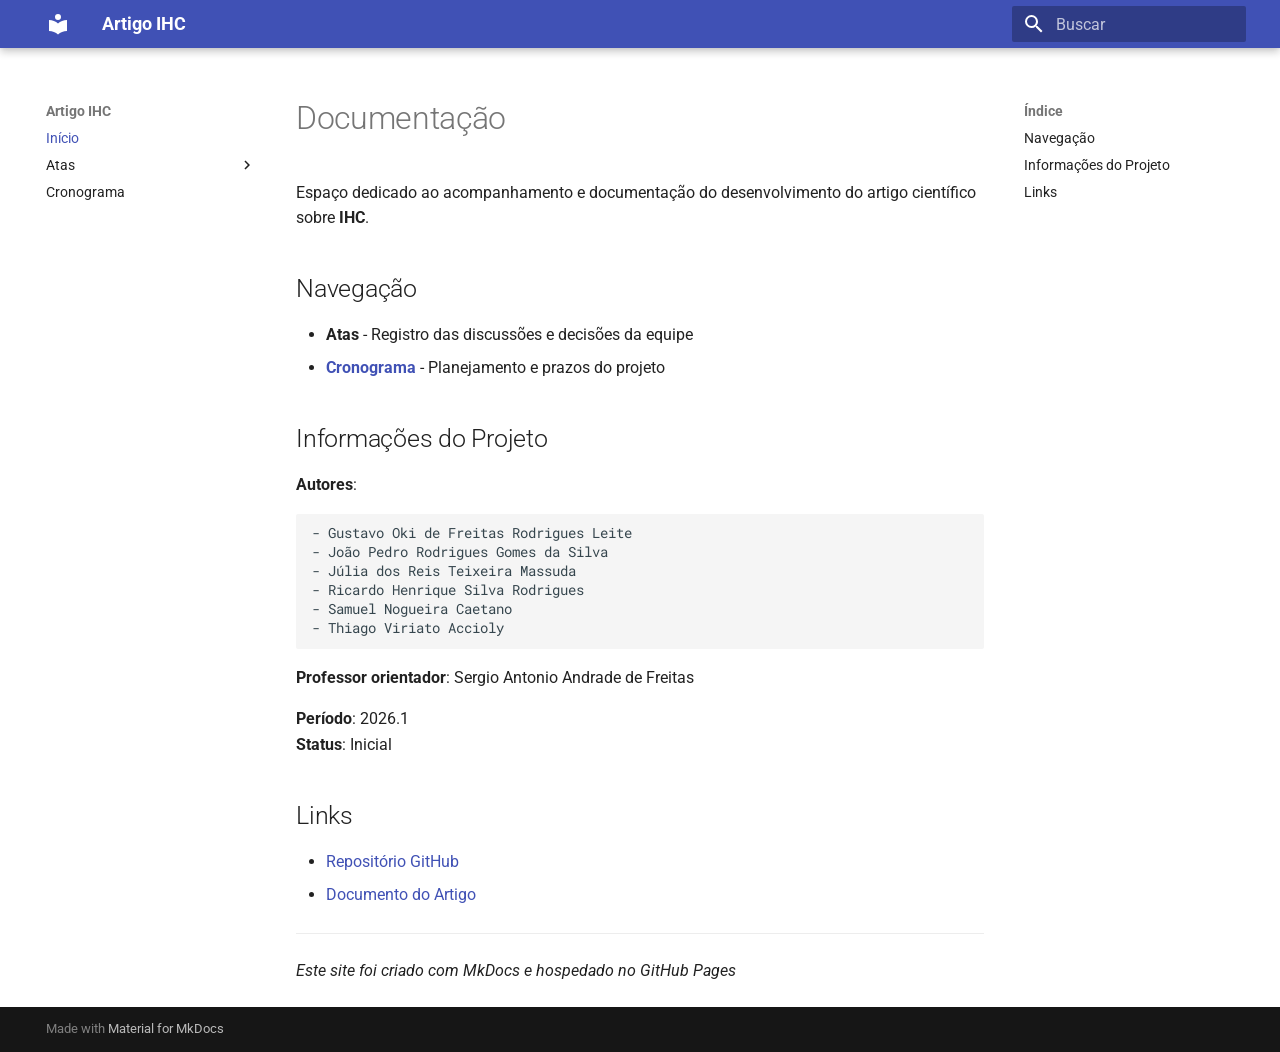
<file: index.html>
<!doctype html>
<html lang="pt" class="no-js">
  <head>
    
      <meta charset="utf-8">
      <meta name="viewport" content="width=device-width,initial-scale=1">
      
        <meta name="description" content="Documentação e acompanhamento do desenvolvimento do artigo">
      
      
      
      
      
        <link rel="next" href="atas/02_02/">
      
      
      <link rel="icon" href="assets/images/favicon.png">
      <meta name="generator" content="mkdocs-1.6.1, mkdocs-material-9.6.21">
    
    
      
        <title>Artigo IHC</title>
      
    
    
      <link rel="stylesheet" href="assets/stylesheets/main.2a3383ac.min.css">
      
        
        <link rel="stylesheet" href="assets/stylesheets/palette.06af60db.min.css">
      
      


    
    
      
    
    
      
        
        
        <link rel="preconnect" href="https://fonts.gstatic.com" crossorigin>
        <link rel="stylesheet" href="https://fonts.googleapis.com/css?family=Roboto:300,300i,400,400i,700,700i%7CRoboto+Mono:400,400i,700,700i&display=fallback">
        <style>:root{--md-text-font:"Roboto";--md-code-font:"Roboto Mono"}</style>
      
    
    
    <script>__md_scope=new URL(".",location),__md_hash=e=>[...e].reduce(((e,_)=>(e<<5)-e+_.charCodeAt(0)),0),__md_get=(e,_=localStorage,t=__md_scope)=>JSON.parse(_.getItem(t.pathname+"."+e)),__md_set=(e,_,t=localStorage,a=__md_scope)=>{try{t.setItem(a.pathname+"."+e,JSON.stringify(_))}catch(e){}}</script>
    
      

    
    
    
  </head>
  
  
    
    
    
    
    
    <body dir="ltr" data-md-color-scheme="default" data-md-color-primary="indigo" data-md-color-accent="indigo">
  
    
    <input class="md-toggle" data-md-toggle="drawer" type="checkbox" id="__drawer" autocomplete="off">
    <input class="md-toggle" data-md-toggle="search" type="checkbox" id="__search" autocomplete="off">
    <label class="md-overlay" for="__drawer"></label>
    <div data-md-component="skip">
      
        
        <a href="#documentacao" class="md-skip">
          Pular para conteúdo
        </a>
      
    </div>
    <div data-md-component="announce">
      
    </div>
    
    
      

  

<header class="md-header md-header--shadow" data-md-component="header">
  <nav class="md-header__inner md-grid" aria-label="Cabeçalho">
    <a href="." title="Artigo IHC" class="md-header__button md-logo" aria-label="Artigo IHC" data-md-component="logo">
      
  
  <svg xmlns="http://www.w3.org/2000/svg" viewBox="0 0 24 24"><path d="M12 8a3 3 0 0 0 3-3 3 3 0 0 0-3-3 3 3 0 0 0-3 3 3 3 0 0 0 3 3m0 3.54C9.64 9.35 6.5 8 3 8v11c3.5 0 6.64 1.35 9 3.54 2.36-2.19 5.5-3.54 9-3.54V8c-3.5 0-6.64 1.35-9 3.54"/></svg>

    </a>
    <label class="md-header__button md-icon" for="__drawer">
      
      <svg xmlns="http://www.w3.org/2000/svg" viewBox="0 0 24 24"><path d="M3 6h18v2H3zm0 5h18v2H3zm0 5h18v2H3z"/></svg>
    </label>
    <div class="md-header__title" data-md-component="header-title">
      <div class="md-header__ellipsis">
        <div class="md-header__topic">
          <span class="md-ellipsis">
            Artigo IHC
          </span>
        </div>
        <div class="md-header__topic" data-md-component="header-topic">
          <span class="md-ellipsis">
            
              Início
            
          </span>
        </div>
      </div>
    </div>
    
      
    
    
    
    
      
      
        <label class="md-header__button md-icon" for="__search">
          
          <svg xmlns="http://www.w3.org/2000/svg" viewBox="0 0 24 24"><path d="M9.5 3A6.5 6.5 0 0 1 16 9.5c0 1.61-.59 3.09-1.56 4.23l.27.27h.79l5 5-1.5 1.5-5-5v-.79l-.27-.27A6.52 6.52 0 0 1 9.5 16 6.5 6.5 0 0 1 3 9.5 6.5 6.5 0 0 1 9.5 3m0 2C7 5 5 7 5 9.5S7 14 9.5 14 14 12 14 9.5 12 5 9.5 5"/></svg>
        </label>
        <div class="md-search" data-md-component="search" role="dialog">
  <label class="md-search__overlay" for="__search"></label>
  <div class="md-search__inner" role="search">
    <form class="md-search__form" name="search">
      <input type="text" class="md-search__input" name="query" aria-label="Buscar" placeholder="Buscar" autocapitalize="off" autocorrect="off" autocomplete="off" spellcheck="false" data-md-component="search-query" required>
      <label class="md-search__icon md-icon" for="__search">
        
        <svg xmlns="http://www.w3.org/2000/svg" viewBox="0 0 24 24"><path d="M9.5 3A6.5 6.5 0 0 1 16 9.5c0 1.61-.59 3.09-1.56 4.23l.27.27h.79l5 5-1.5 1.5-5-5v-.79l-.27-.27A6.52 6.52 0 0 1 9.5 16 6.5 6.5 0 0 1 3 9.5 6.5 6.5 0 0 1 9.5 3m0 2C7 5 5 7 5 9.5S7 14 9.5 14 14 12 14 9.5 12 5 9.5 5"/></svg>
        
        <svg xmlns="http://www.w3.org/2000/svg" viewBox="0 0 24 24"><path d="M20 11v2H8l5.5 5.5-1.42 1.42L4.16 12l7.92-7.92L13.5 5.5 8 11z"/></svg>
      </label>
      <nav class="md-search__options" aria-label="Pesquisar">
        
        <button type="reset" class="md-search__icon md-icon" title="Limpar" aria-label="Limpar" tabindex="-1">
          
          <svg xmlns="http://www.w3.org/2000/svg" viewBox="0 0 24 24"><path d="M19 6.41 17.59 5 12 10.59 6.41 5 5 6.41 10.59 12 5 17.59 6.41 19 12 13.41 17.59 19 19 17.59 13.41 12z"/></svg>
        </button>
      </nav>
      
    </form>
    <div class="md-search__output">
      <div class="md-search__scrollwrap" tabindex="0" data-md-scrollfix>
        <div class="md-search-result" data-md-component="search-result">
          <div class="md-search-result__meta">
            Inicializando busca
          </div>
          <ol class="md-search-result__list" role="presentation"></ol>
        </div>
      </div>
    </div>
  </div>
</div>
      
    
    
  </nav>
  
</header>
    
    <div class="md-container" data-md-component="container">
      
      
        
          
        
      
      <main class="md-main" data-md-component="main">
        <div class="md-main__inner md-grid">
          
            
              
              <div class="md-sidebar md-sidebar--primary" data-md-component="sidebar" data-md-type="navigation" >
                <div class="md-sidebar__scrollwrap">
                  <div class="md-sidebar__inner">
                    



<nav class="md-nav md-nav--primary" aria-label="Navegação" data-md-level="0">
  <label class="md-nav__title" for="__drawer">
    <a href="." title="Artigo IHC" class="md-nav__button md-logo" aria-label="Artigo IHC" data-md-component="logo">
      
  
  <svg xmlns="http://www.w3.org/2000/svg" viewBox="0 0 24 24"><path d="M12 8a3 3 0 0 0 3-3 3 3 0 0 0-3-3 3 3 0 0 0-3 3 3 3 0 0 0 3 3m0 3.54C9.64 9.35 6.5 8 3 8v11c3.5 0 6.64 1.35 9 3.54 2.36-2.19 5.5-3.54 9-3.54V8c-3.5 0-6.64 1.35-9 3.54"/></svg>

    </a>
    Artigo IHC
  </label>
  
  <ul class="md-nav__list" data-md-scrollfix>
    
      
      
  
  
    
  
  
  
    <li class="md-nav__item md-nav__item--active">
      
      <input class="md-nav__toggle md-toggle" type="checkbox" id="__toc">
      
      
        
      
      
        <label class="md-nav__link md-nav__link--active" for="__toc">
          
  
  
  <span class="md-ellipsis">
    Início
    
  </span>
  

          <span class="md-nav__icon md-icon"></span>
        </label>
      
      <a href="." class="md-nav__link md-nav__link--active">
        
  
  
  <span class="md-ellipsis">
    Início
    
  </span>
  

      </a>
      
        

<nav class="md-nav md-nav--secondary" aria-label="Índice">
  
  
  
    
  
  
    <label class="md-nav__title" for="__toc">
      <span class="md-nav__icon md-icon"></span>
      Índice
    </label>
    <ul class="md-nav__list" data-md-component="toc" data-md-scrollfix>
      
        <li class="md-nav__item">
  <a href="#navegacao" class="md-nav__link">
    <span class="md-ellipsis">
      Navegação
    </span>
  </a>
  
</li>
      
        <li class="md-nav__item">
  <a href="#informacoes-do-projeto" class="md-nav__link">
    <span class="md-ellipsis">
      Informações do Projeto
    </span>
  </a>
  
</li>
      
        <li class="md-nav__item">
  <a href="#links" class="md-nav__link">
    <span class="md-ellipsis">
      Links
    </span>
  </a>
  
</li>
      
    </ul>
  
</nav>
      
    </li>
  

    
      
      
  
  
  
  
    
    
    
    
    
    <li class="md-nav__item md-nav__item--nested">
      
        
        
        <input class="md-nav__toggle md-toggle " type="checkbox" id="__nav_2" >
        
          
          <label class="md-nav__link" for="__nav_2" id="__nav_2_label" tabindex="0">
            
  
  
  <span class="md-ellipsis">
    Atas
    
  </span>
  

            <span class="md-nav__icon md-icon"></span>
          </label>
        
        <nav class="md-nav" data-md-level="1" aria-labelledby="__nav_2_label" aria-expanded="false">
          <label class="md-nav__title" for="__nav_2">
            <span class="md-nav__icon md-icon"></span>
            Atas
          </label>
          <ul class="md-nav__list" data-md-scrollfix>
            
              
                
  
  
  
  
    <li class="md-nav__item">
      <a href="atas/02_02/" class="md-nav__link">
        
  
  
  <span class="md-ellipsis">
    02-02
    
  </span>
  

      </a>
    </li>
  

              
            
          </ul>
        </nav>
      
    </li>
  

    
      
      
  
  
  
  
    <li class="md-nav__item">
      <a href="cronograma/" class="md-nav__link">
        
  
  
  <span class="md-ellipsis">
    Cronograma
    
  </span>
  

      </a>
    </li>
  

    
  </ul>
</nav>
                  </div>
                </div>
              </div>
            
            
              
              <div class="md-sidebar md-sidebar--secondary" data-md-component="sidebar" data-md-type="toc" >
                <div class="md-sidebar__scrollwrap">
                  <div class="md-sidebar__inner">
                    

<nav class="md-nav md-nav--secondary" aria-label="Índice">
  
  
  
    
  
  
    <label class="md-nav__title" for="__toc">
      <span class="md-nav__icon md-icon"></span>
      Índice
    </label>
    <ul class="md-nav__list" data-md-component="toc" data-md-scrollfix>
      
        <li class="md-nav__item">
  <a href="#navegacao" class="md-nav__link">
    <span class="md-ellipsis">
      Navegação
    </span>
  </a>
  
</li>
      
        <li class="md-nav__item">
  <a href="#informacoes-do-projeto" class="md-nav__link">
    <span class="md-ellipsis">
      Informações do Projeto
    </span>
  </a>
  
</li>
      
        <li class="md-nav__item">
  <a href="#links" class="md-nav__link">
    <span class="md-ellipsis">
      Links
    </span>
  </a>
  
</li>
      
    </ul>
  
</nav>
                  </div>
                </div>
              </div>
            
          
          
            <div class="md-content" data-md-component="content">
              <article class="md-content__inner md-typeset">
                
                  



<h1 id="documentacao">Documentação</h1>
<p>Espaço dedicado ao acompanhamento e documentação do desenvolvimento do artigo científico sobre <strong>IHC</strong>.</p>
<h2 id="navegacao">Navegação</h2>
<ul>
<li><strong>Atas</strong> - Registro das discussões e decisões da equipe</li>
<li><strong><a href="cronograma/">Cronograma</a></strong> - Planejamento e prazos do projeto</li>
</ul>
<h2 id="informacoes-do-projeto">Informações do Projeto</h2>
<p><strong>Autores</strong>: </p>
<pre><code>- Gustavo Oki de Freitas Rodrigues Leite 
- João Pedro Rodrigues Gomes da Silva
- Júlia dos Reis Teixeira Massuda
- Ricardo Henrique Silva Rodrigues
- Samuel Nogueira Caetano
- Thiago Viriato Accioly
</code></pre>
<p><strong>Professor orientador</strong>: Sergio Antonio Andrade de Freitas</p>
<p><strong>Período</strong>: 2026.1<br />
<strong>Status</strong>: Inicial</p>
<h2 id="links">Links</h2>
<ul>
<li><a href="https://github.com/samuelncaetano/IHC">Repositório GitHub</a></li>
<li><a href="https://samuelncaetano.github.io/IHC/">Documento do Artigo</a></li>
</ul>
<hr />
<p><em>Este site foi criado com MkDocs e hospedado no GitHub Pages</em></p>












                
              </article>
            </div>
          
          
<script>var target=document.getElementById(location.hash.slice(1));target&&target.name&&(target.checked=target.name.startsWith("__tabbed_"))</script>
        </div>
        
      </main>
      
        <footer class="md-footer">
  
  <div class="md-footer-meta md-typeset">
    <div class="md-footer-meta__inner md-grid">
      <div class="md-copyright">
  
  
    Made with
    <a href="https://squidfunk.github.io/mkdocs-material/" target="_blank" rel="noopener">
      Material for MkDocs
    </a>
  
</div>
      
    </div>
  </div>
</footer>
      
    </div>
    <div class="md-dialog" data-md-component="dialog">
      <div class="md-dialog__inner md-typeset"></div>
    </div>
    
    
    
      
      <script id="__config" type="application/json">{"base": ".", "features": [], "search": "assets/javascripts/workers/search.973d3a69.min.js", "tags": null, "translations": {"clipboard.copied": "Copiado para \u00e1rea de transfer\u00eancia", "clipboard.copy": "Copiar para \u00e1rea de transfer\u00eancia", "search.result.more.one": "mais 1 nesta p\u00e1gina", "search.result.more.other": "# mais nesta p\u00e1gina", "search.result.none": "Nenhum documento encontrado", "search.result.one": "1 documento encontrado", "search.result.other": "# documentos encontrados", "search.result.placeholder": "Digite para iniciar a busca", "search.result.term.missing": "Ausente", "select.version": "Selecione a vers\u00e3o"}, "version": null}</script>
    
    
      <script src="assets/javascripts/bundle.f55a23d4.min.js"></script>
      
    
  </body>
</html>
</file>
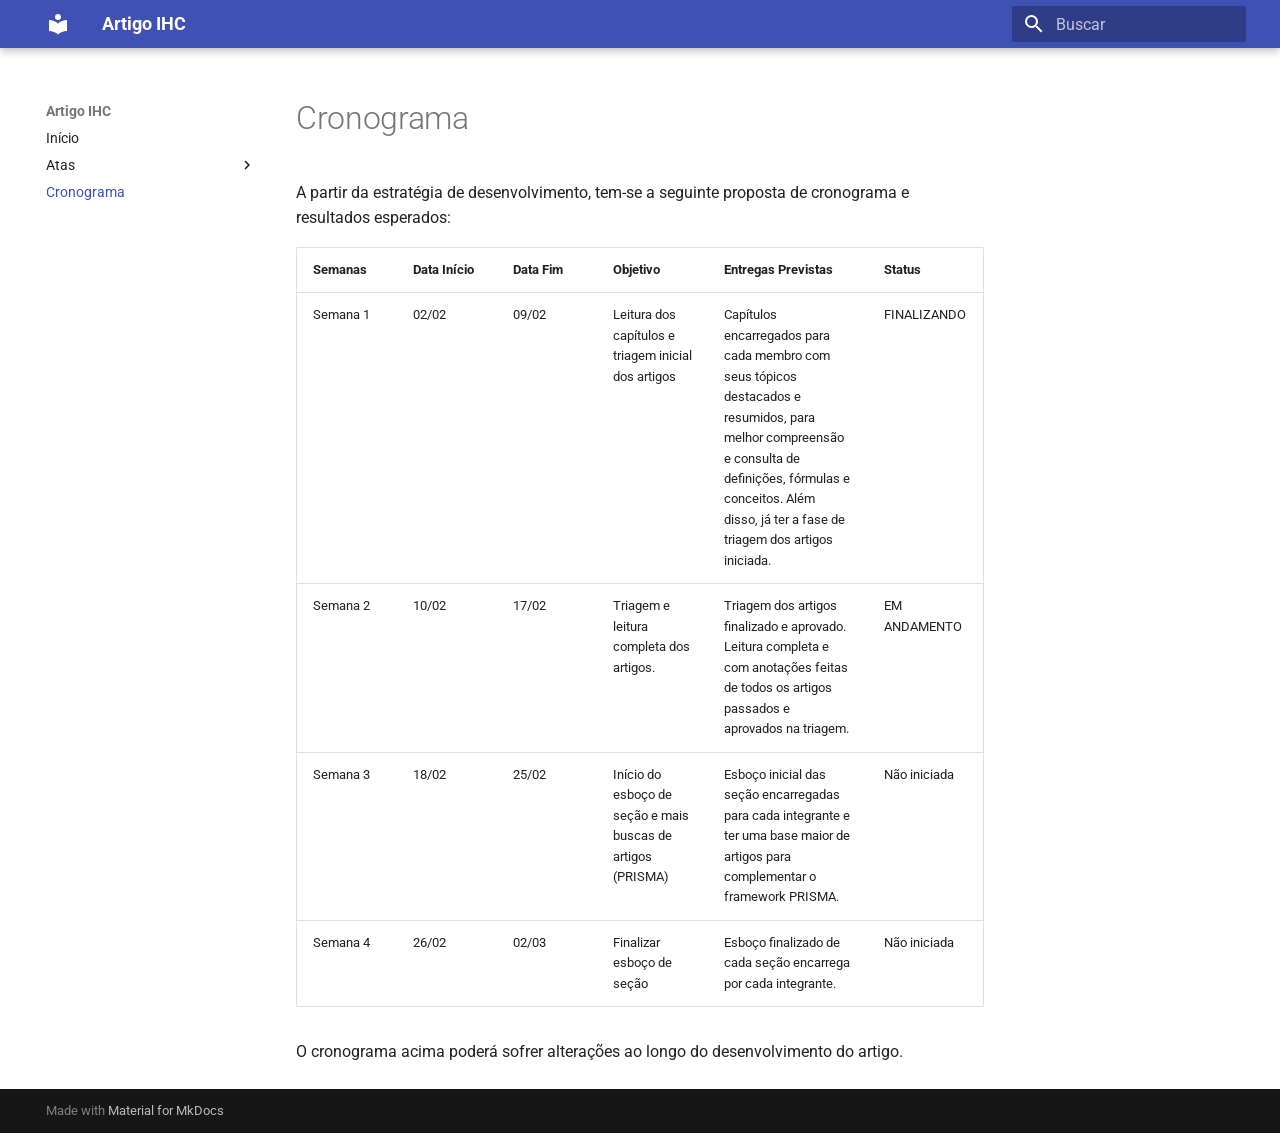
<file: cronograma/index.html>
<!doctype html>
<html lang="pt" class="no-js">
  <head>
    
      <meta charset="utf-8">
      <meta name="viewport" content="width=device-width,initial-scale=1">
      
        <meta name="description" content="Documentação e acompanhamento do desenvolvimento do artigo">
      
      
      
      
        <link rel="prev" href="../atas/23_02/">
      
      
      
      <link rel="icon" href="../assets/images/favicon.png">
      <meta name="generator" content="mkdocs-1.6.1, mkdocs-material-9.6.21">
    
    
      
        <title>Cronograma - Artigo IHC</title>
      
    
    
      <link rel="stylesheet" href="../assets/stylesheets/main.2a3383ac.min.css">
      
        
        <link rel="stylesheet" href="../assets/stylesheets/palette.06af60db.min.css">
      
      


    
    
      
    
    
      
        
        
        <link rel="preconnect" href="https://fonts.gstatic.com" crossorigin>
        <link rel="stylesheet" href="https://fonts.googleapis.com/css?family=Roboto:300,300i,400,400i,700,700i%7CRoboto+Mono:400,400i,700,700i&display=fallback">
        <style>:root{--md-text-font:"Roboto";--md-code-font:"Roboto Mono"}</style>
      
    
    
    <script>__md_scope=new URL("..",location),__md_hash=e=>[...e].reduce(((e,_)=>(e<<5)-e+_.charCodeAt(0)),0),__md_get=(e,_=localStorage,t=__md_scope)=>JSON.parse(_.getItem(t.pathname+"."+e)),__md_set=(e,_,t=localStorage,a=__md_scope)=>{try{t.setItem(a.pathname+"."+e,JSON.stringify(_))}catch(e){}}</script>
    
      

    
    
    
  </head>
  
  
    
    
    
    
    
    <body dir="ltr" data-md-color-scheme="default" data-md-color-primary="indigo" data-md-color-accent="indigo">
  
    
    <input class="md-toggle" data-md-toggle="drawer" type="checkbox" id="__drawer" autocomplete="off">
    <input class="md-toggle" data-md-toggle="search" type="checkbox" id="__search" autocomplete="off">
    <label class="md-overlay" for="__drawer"></label>
    <div data-md-component="skip">
      
    </div>
    <div data-md-component="announce">
      
    </div>
    
    
      

  

<header class="md-header md-header--shadow" data-md-component="header">
  <nav class="md-header__inner md-grid" aria-label="Cabeçalho">
    <a href=".." title="Artigo IHC" class="md-header__button md-logo" aria-label="Artigo IHC" data-md-component="logo">
      
  
  <svg xmlns="http://www.w3.org/2000/svg" viewBox="0 0 24 24"><path d="M12 8a3 3 0 0 0 3-3 3 3 0 0 0-3-3 3 3 0 0 0-3 3 3 3 0 0 0 3 3m0 3.54C9.64 9.35 6.5 8 3 8v11c3.5 0 6.64 1.35 9 3.54 2.36-2.19 5.5-3.54 9-3.54V8c-3.5 0-6.64 1.35-9 3.54"/></svg>

    </a>
    <label class="md-header__button md-icon" for="__drawer">
      
      <svg xmlns="http://www.w3.org/2000/svg" viewBox="0 0 24 24"><path d="M3 6h18v2H3zm0 5h18v2H3zm0 5h18v2H3z"/></svg>
    </label>
    <div class="md-header__title" data-md-component="header-title">
      <div class="md-header__ellipsis">
        <div class="md-header__topic">
          <span class="md-ellipsis">
            Artigo IHC
          </span>
        </div>
        <div class="md-header__topic" data-md-component="header-topic">
          <span class="md-ellipsis">
            
              Cronograma
            
          </span>
        </div>
      </div>
    </div>
    
      
    
    
    
    
      
      
        <label class="md-header__button md-icon" for="__search">
          
          <svg xmlns="http://www.w3.org/2000/svg" viewBox="0 0 24 24"><path d="M9.5 3A6.5 6.5 0 0 1 16 9.5c0 1.61-.59 3.09-1.56 4.23l.27.27h.79l5 5-1.5 1.5-5-5v-.79l-.27-.27A6.52 6.52 0 0 1 9.5 16 6.5 6.5 0 0 1 3 9.5 6.5 6.5 0 0 1 9.5 3m0 2C7 5 5 7 5 9.5S7 14 9.5 14 14 12 14 9.5 12 5 9.5 5"/></svg>
        </label>
        <div class="md-search" data-md-component="search" role="dialog">
  <label class="md-search__overlay" for="__search"></label>
  <div class="md-search__inner" role="search">
    <form class="md-search__form" name="search">
      <input type="text" class="md-search__input" name="query" aria-label="Buscar" placeholder="Buscar" autocapitalize="off" autocorrect="off" autocomplete="off" spellcheck="false" data-md-component="search-query" required>
      <label class="md-search__icon md-icon" for="__search">
        
        <svg xmlns="http://www.w3.org/2000/svg" viewBox="0 0 24 24"><path d="M9.5 3A6.5 6.5 0 0 1 16 9.5c0 1.61-.59 3.09-1.56 4.23l.27.27h.79l5 5-1.5 1.5-5-5v-.79l-.27-.27A6.52 6.52 0 0 1 9.5 16 6.5 6.5 0 0 1 3 9.5 6.5 6.5 0 0 1 9.5 3m0 2C7 5 5 7 5 9.5S7 14 9.5 14 14 12 14 9.5 12 5 9.5 5"/></svg>
        
        <svg xmlns="http://www.w3.org/2000/svg" viewBox="0 0 24 24"><path d="M20 11v2H8l5.5 5.5-1.42 1.42L4.16 12l7.92-7.92L13.5 5.5 8 11z"/></svg>
      </label>
      <nav class="md-search__options" aria-label="Pesquisar">
        
        <button type="reset" class="md-search__icon md-icon" title="Limpar" aria-label="Limpar" tabindex="-1">
          
          <svg xmlns="http://www.w3.org/2000/svg" viewBox="0 0 24 24"><path d="M19 6.41 17.59 5 12 10.59 6.41 5 5 6.41 10.59 12 5 17.59 6.41 19 12 13.41 17.59 19 19 17.59 13.41 12z"/></svg>
        </button>
      </nav>
      
    </form>
    <div class="md-search__output">
      <div class="md-search__scrollwrap" tabindex="0" data-md-scrollfix>
        <div class="md-search-result" data-md-component="search-result">
          <div class="md-search-result__meta">
            Inicializando busca
          </div>
          <ol class="md-search-result__list" role="presentation"></ol>
        </div>
      </div>
    </div>
  </div>
</div>
      
    
    
  </nav>
  
</header>
    
    <div class="md-container" data-md-component="container">
      
      
        
          
        
      
      <main class="md-main" data-md-component="main">
        <div class="md-main__inner md-grid">
          
            
              
              <div class="md-sidebar md-sidebar--primary" data-md-component="sidebar" data-md-type="navigation" >
                <div class="md-sidebar__scrollwrap">
                  <div class="md-sidebar__inner">
                    



<nav class="md-nav md-nav--primary" aria-label="Navegação" data-md-level="0">
  <label class="md-nav__title" for="__drawer">
    <a href=".." title="Artigo IHC" class="md-nav__button md-logo" aria-label="Artigo IHC" data-md-component="logo">
      
  
  <svg xmlns="http://www.w3.org/2000/svg" viewBox="0 0 24 24"><path d="M12 8a3 3 0 0 0 3-3 3 3 0 0 0-3-3 3 3 0 0 0-3 3 3 3 0 0 0 3 3m0 3.54C9.64 9.35 6.5 8 3 8v11c3.5 0 6.64 1.35 9 3.54 2.36-2.19 5.5-3.54 9-3.54V8c-3.5 0-6.64 1.35-9 3.54"/></svg>

    </a>
    Artigo IHC
  </label>
  
  <ul class="md-nav__list" data-md-scrollfix>
    
      
      
  
  
  
  
    <li class="md-nav__item">
      <a href=".." class="md-nav__link">
        
  
  
  <span class="md-ellipsis">
    Início
    
  </span>
  

      </a>
    </li>
  

    
      
      
  
  
  
  
    
    
    
    
    
    <li class="md-nav__item md-nav__item--nested">
      
        
        
        <input class="md-nav__toggle md-toggle " type="checkbox" id="__nav_2" >
        
          
          <label class="md-nav__link" for="__nav_2" id="__nav_2_label" tabindex="0">
            
  
  
  <span class="md-ellipsis">
    Atas
    
  </span>
  

            <span class="md-nav__icon md-icon"></span>
          </label>
        
        <nav class="md-nav" data-md-level="1" aria-labelledby="__nav_2_label" aria-expanded="false">
          <label class="md-nav__title" for="__nav_2">
            <span class="md-nav__icon md-icon"></span>
            Atas
          </label>
          <ul class="md-nav__list" data-md-scrollfix>
            
              
                
  
  
  
  
    <li class="md-nav__item">
      <a href="../atas/02_02/" class="md-nav__link">
        
  
  
  <span class="md-ellipsis">
    02-02
    
  </span>
  

      </a>
    </li>
  

              
            
              
                
  
  
  
  
    <li class="md-nav__item">
      <a href="../atas/09_02/" class="md-nav__link">
        
  
  
  <span class="md-ellipsis">
    09-02
    
  </span>
  

      </a>
    </li>
  

              
            
              
                
  
  
  
  
    <li class="md-nav__item">
      <a href="../atas/23_02/" class="md-nav__link">
        
  
  
  <span class="md-ellipsis">
    23-02
    
  </span>
  

      </a>
    </li>
  

              
            
          </ul>
        </nav>
      
    </li>
  

    
      
      
  
  
    
  
  
  
    <li class="md-nav__item md-nav__item--active">
      
      <input class="md-nav__toggle md-toggle" type="checkbox" id="__toc">
      
      
      
      <a href="./" class="md-nav__link md-nav__link--active">
        
  
  
  <span class="md-ellipsis">
    Cronograma
    
  </span>
  

      </a>
      
    </li>
  

    
  </ul>
</nav>
                  </div>
                </div>
              </div>
            
            
              
              <div class="md-sidebar md-sidebar--secondary" data-md-component="sidebar" data-md-type="toc" >
                <div class="md-sidebar__scrollwrap">
                  <div class="md-sidebar__inner">
                    

<nav class="md-nav md-nav--secondary" aria-label="Índice">
  
  
  
  
</nav>
                  </div>
                </div>
              </div>
            
          
          
            <div class="md-content" data-md-component="content">
              <article class="md-content__inner md-typeset">
                
                  



  <h1>Cronograma</h1>

<p>A partir da estratégia de desenvolvimento, tem-se a seguinte proposta de cronograma e resultados esperados:</p>
<table>
<thead>
<tr>
<th>Semanas</th>
<th>Data Início</th>
<th>Data Fim</th>
<th>Objetivo</th>
<th>Entregas Previstas</th>
<th>Status</th>
</tr>
</thead>
<tbody>
<tr>
<td>Semana 1</td>
<td>02/02</td>
<td>09/02</td>
<td>Leitura dos capítulos e triagem inicial dos artigos</td>
<td>Capítulos encarregados para cada membro com seus tópicos destacados e resumidos, para melhor compreensão e consulta de definições, fórmulas e conceitos. Além disso, já ter a fase de triagem dos artigos iniciada.</td>
<td>FINALIZANDO</td>
</tr>
<tr>
<td>Semana 2</td>
<td>10/02</td>
<td>17/02</td>
<td>Triagem e leitura completa dos artigos.</td>
<td>Triagem dos artigos finalizado e aprovado. Leitura completa e com anotações feitas de todos os artigos passados e aprovados na triagem.</td>
<td>EM ANDAMENTO</td>
</tr>
<tr>
<td>Semana 3</td>
<td>18/02</td>
<td>25/02</td>
<td>Início do esboço de seção e mais buscas de artigos (PRISMA)</td>
<td>Esboço inicial das seção encarregadas para cada integrante e ter uma base maior de artigos para complementar o framework PRISMA.</td>
<td>Não iniciada</td>
</tr>
<tr>
<td>Semana 4</td>
<td>26/02</td>
<td>02/03</td>
<td>Finalizar esboço de seção</td>
<td>Esboço finalizado de cada seção encarrega por cada integrante.</td>
<td>Não iniciada</td>
</tr>
</tbody>
</table>
<p>O cronograma acima poderá sofrer alterações ao longo do desenvolvimento do artigo.</p>












                
              </article>
            </div>
          
          
<script>var target=document.getElementById(location.hash.slice(1));target&&target.name&&(target.checked=target.name.startsWith("__tabbed_"))</script>
        </div>
        
      </main>
      
        <footer class="md-footer">
  
  <div class="md-footer-meta md-typeset">
    <div class="md-footer-meta__inner md-grid">
      <div class="md-copyright">
  
  
    Made with
    <a href="https://squidfunk.github.io/mkdocs-material/" target="_blank" rel="noopener">
      Material for MkDocs
    </a>
  
</div>
      
    </div>
  </div>
</footer>
      
    </div>
    <div class="md-dialog" data-md-component="dialog">
      <div class="md-dialog__inner md-typeset"></div>
    </div>
    
    
    
      
      <script id="__config" type="application/json">{"base": "..", "features": [], "search": "../assets/javascripts/workers/search.973d3a69.min.js", "tags": null, "translations": {"clipboard.copied": "Copiado para \u00e1rea de transfer\u00eancia", "clipboard.copy": "Copiar para \u00e1rea de transfer\u00eancia", "search.result.more.one": "mais 1 nesta p\u00e1gina", "search.result.more.other": "# mais nesta p\u00e1gina", "search.result.none": "Nenhum documento encontrado", "search.result.one": "1 documento encontrado", "search.result.other": "# documentos encontrados", "search.result.placeholder": "Digite para iniciar a busca", "search.result.term.missing": "Ausente", "select.version": "Selecione a vers\u00e3o"}, "version": null}</script>
    
    
      <script src="../assets/javascripts/bundle.f55a23d4.min.js"></script>
      
    
  </body>
</html>
</file>
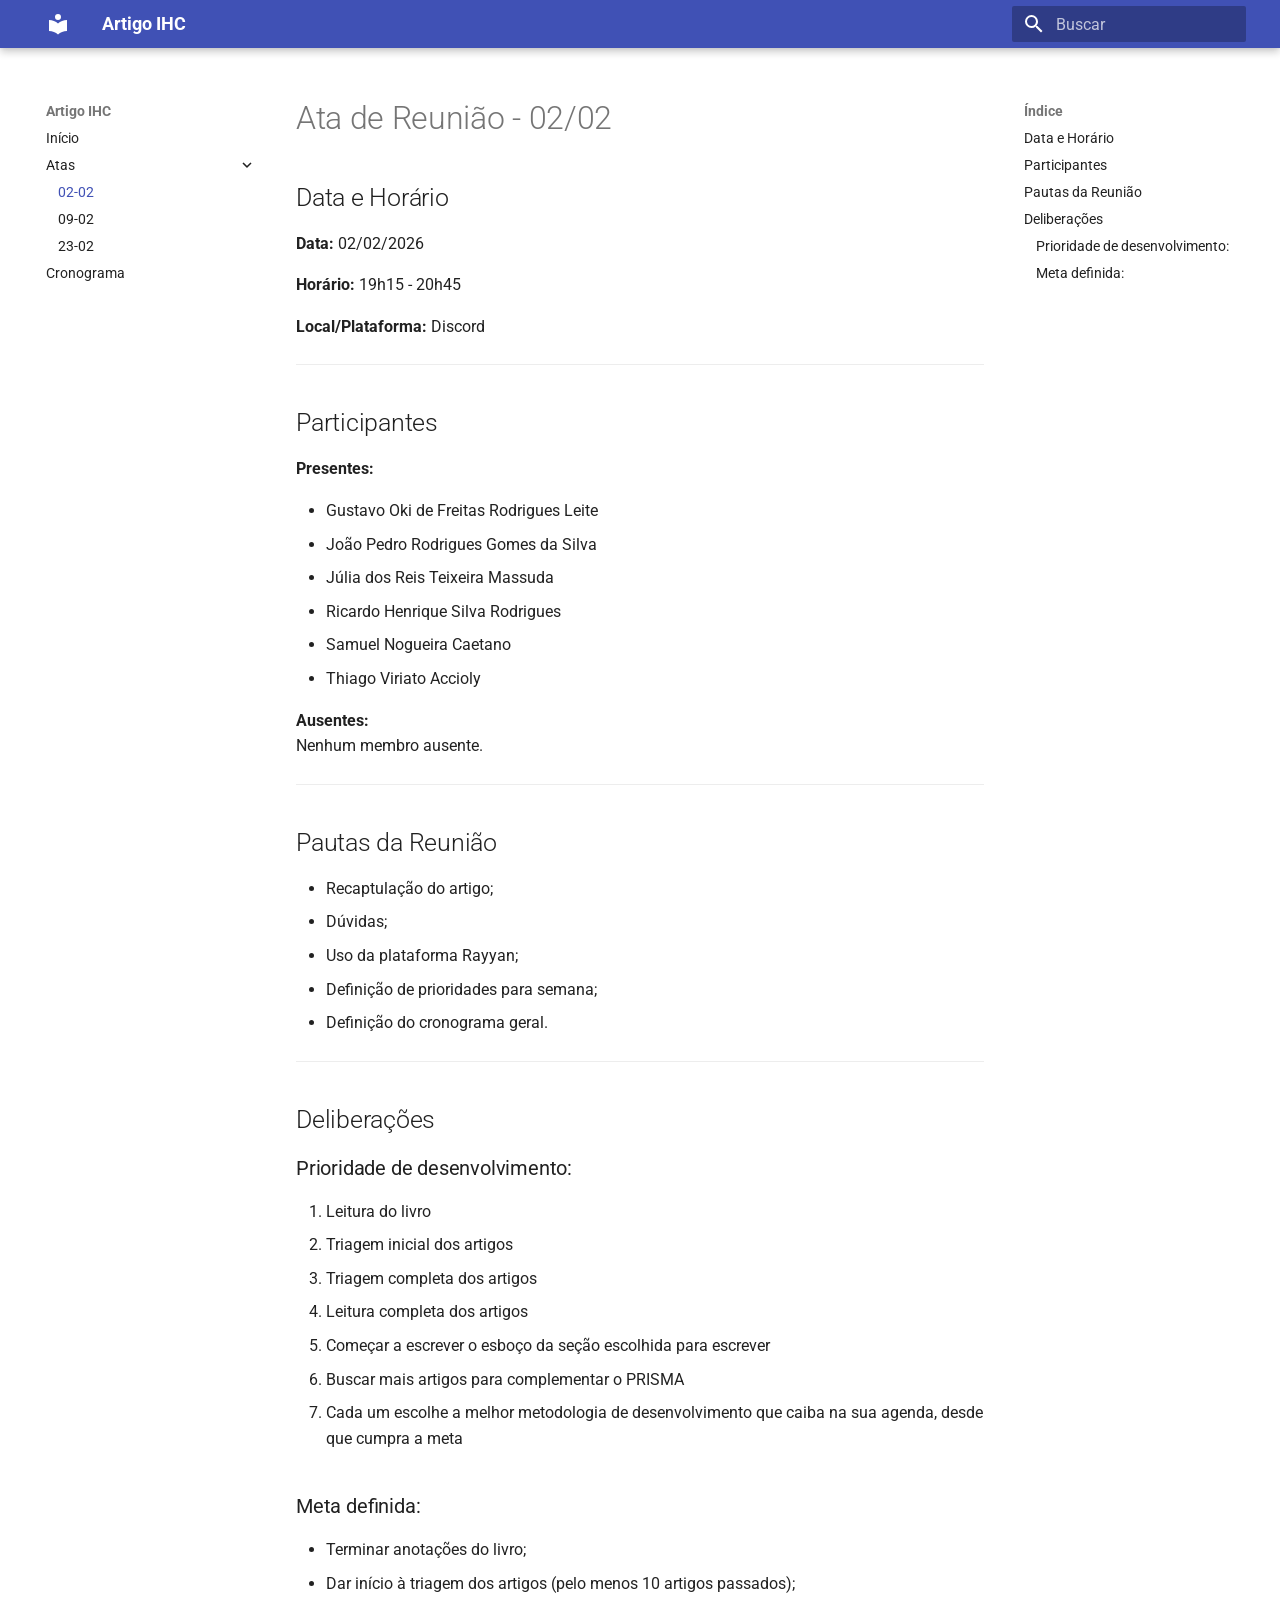
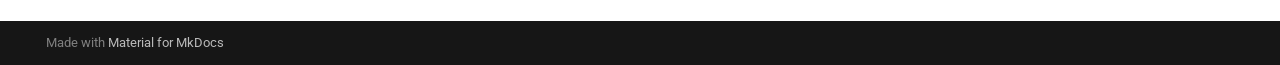
<file: atas/02_02/index.html>
<!doctype html>
<html lang="pt" class="no-js">
  <head>
    
      <meta charset="utf-8">
      <meta name="viewport" content="width=device-width,initial-scale=1">
      
        <meta name="description" content="Documentação e acompanhamento do desenvolvimento do artigo">
      
      
      
      
        <link rel="prev" href="../..">
      
      
        <link rel="next" href="../09_02/">
      
      
      <link rel="icon" href="../../assets/images/favicon.png">
      <meta name="generator" content="mkdocs-1.6.1, mkdocs-material-9.6.21">
    
    
      
        <title>02-02 - Artigo IHC</title>
      
    
    
      <link rel="stylesheet" href="../../assets/stylesheets/main.2a3383ac.min.css">
      
        
        <link rel="stylesheet" href="../../assets/stylesheets/palette.06af60db.min.css">
      
      


    
    
      
    
    
      
        
        
        <link rel="preconnect" href="https://fonts.gstatic.com" crossorigin>
        <link rel="stylesheet" href="https://fonts.googleapis.com/css?family=Roboto:300,300i,400,400i,700,700i%7CRoboto+Mono:400,400i,700,700i&display=fallback">
        <style>:root{--md-text-font:"Roboto";--md-code-font:"Roboto Mono"}</style>
      
    
    
    <script>__md_scope=new URL("../..",location),__md_hash=e=>[...e].reduce(((e,_)=>(e<<5)-e+_.charCodeAt(0)),0),__md_get=(e,_=localStorage,t=__md_scope)=>JSON.parse(_.getItem(t.pathname+"."+e)),__md_set=(e,_,t=localStorage,a=__md_scope)=>{try{t.setItem(a.pathname+"."+e,JSON.stringify(_))}catch(e){}}</script>
    
      

    
    
    
  </head>
  
  
    
    
    
    
    
    <body dir="ltr" data-md-color-scheme="default" data-md-color-primary="indigo" data-md-color-accent="indigo">
  
    
    <input class="md-toggle" data-md-toggle="drawer" type="checkbox" id="__drawer" autocomplete="off">
    <input class="md-toggle" data-md-toggle="search" type="checkbox" id="__search" autocomplete="off">
    <label class="md-overlay" for="__drawer"></label>
    <div data-md-component="skip">
      
        
        <a href="#ata-de-reuniao-0202" class="md-skip">
          Pular para conteúdo
        </a>
      
    </div>
    <div data-md-component="announce">
      
    </div>
    
    
      

  

<header class="md-header md-header--shadow" data-md-component="header">
  <nav class="md-header__inner md-grid" aria-label="Cabeçalho">
    <a href="../.." title="Artigo IHC" class="md-header__button md-logo" aria-label="Artigo IHC" data-md-component="logo">
      
  
  <svg xmlns="http://www.w3.org/2000/svg" viewBox="0 0 24 24"><path d="M12 8a3 3 0 0 0 3-3 3 3 0 0 0-3-3 3 3 0 0 0-3 3 3 3 0 0 0 3 3m0 3.54C9.64 9.35 6.5 8 3 8v11c3.5 0 6.64 1.35 9 3.54 2.36-2.19 5.5-3.54 9-3.54V8c-3.5 0-6.64 1.35-9 3.54"/></svg>

    </a>
    <label class="md-header__button md-icon" for="__drawer">
      
      <svg xmlns="http://www.w3.org/2000/svg" viewBox="0 0 24 24"><path d="M3 6h18v2H3zm0 5h18v2H3zm0 5h18v2H3z"/></svg>
    </label>
    <div class="md-header__title" data-md-component="header-title">
      <div class="md-header__ellipsis">
        <div class="md-header__topic">
          <span class="md-ellipsis">
            Artigo IHC
          </span>
        </div>
        <div class="md-header__topic" data-md-component="header-topic">
          <span class="md-ellipsis">
            
              02-02
            
          </span>
        </div>
      </div>
    </div>
    
      
    
    
    
    
      
      
        <label class="md-header__button md-icon" for="__search">
          
          <svg xmlns="http://www.w3.org/2000/svg" viewBox="0 0 24 24"><path d="M9.5 3A6.5 6.5 0 0 1 16 9.5c0 1.61-.59 3.09-1.56 4.23l.27.27h.79l5 5-1.5 1.5-5-5v-.79l-.27-.27A6.52 6.52 0 0 1 9.5 16 6.5 6.5 0 0 1 3 9.5 6.5 6.5 0 0 1 9.5 3m0 2C7 5 5 7 5 9.5S7 14 9.5 14 14 12 14 9.5 12 5 9.5 5"/></svg>
        </label>
        <div class="md-search" data-md-component="search" role="dialog">
  <label class="md-search__overlay" for="__search"></label>
  <div class="md-search__inner" role="search">
    <form class="md-search__form" name="search">
      <input type="text" class="md-search__input" name="query" aria-label="Buscar" placeholder="Buscar" autocapitalize="off" autocorrect="off" autocomplete="off" spellcheck="false" data-md-component="search-query" required>
      <label class="md-search__icon md-icon" for="__search">
        
        <svg xmlns="http://www.w3.org/2000/svg" viewBox="0 0 24 24"><path d="M9.5 3A6.5 6.5 0 0 1 16 9.5c0 1.61-.59 3.09-1.56 4.23l.27.27h.79l5 5-1.5 1.5-5-5v-.79l-.27-.27A6.52 6.52 0 0 1 9.5 16 6.5 6.5 0 0 1 3 9.5 6.5 6.5 0 0 1 9.5 3m0 2C7 5 5 7 5 9.5S7 14 9.5 14 14 12 14 9.5 12 5 9.5 5"/></svg>
        
        <svg xmlns="http://www.w3.org/2000/svg" viewBox="0 0 24 24"><path d="M20 11v2H8l5.5 5.5-1.42 1.42L4.16 12l7.92-7.92L13.5 5.5 8 11z"/></svg>
      </label>
      <nav class="md-search__options" aria-label="Pesquisar">
        
        <button type="reset" class="md-search__icon md-icon" title="Limpar" aria-label="Limpar" tabindex="-1">
          
          <svg xmlns="http://www.w3.org/2000/svg" viewBox="0 0 24 24"><path d="M19 6.41 17.59 5 12 10.59 6.41 5 5 6.41 10.59 12 5 17.59 6.41 19 12 13.41 17.59 19 19 17.59 13.41 12z"/></svg>
        </button>
      </nav>
      
    </form>
    <div class="md-search__output">
      <div class="md-search__scrollwrap" tabindex="0" data-md-scrollfix>
        <div class="md-search-result" data-md-component="search-result">
          <div class="md-search-result__meta">
            Inicializando busca
          </div>
          <ol class="md-search-result__list" role="presentation"></ol>
        </div>
      </div>
    </div>
  </div>
</div>
      
    
    
  </nav>
  
</header>
    
    <div class="md-container" data-md-component="container">
      
      
        
          
        
      
      <main class="md-main" data-md-component="main">
        <div class="md-main__inner md-grid">
          
            
              
              <div class="md-sidebar md-sidebar--primary" data-md-component="sidebar" data-md-type="navigation" >
                <div class="md-sidebar__scrollwrap">
                  <div class="md-sidebar__inner">
                    



<nav class="md-nav md-nav--primary" aria-label="Navegação" data-md-level="0">
  <label class="md-nav__title" for="__drawer">
    <a href="../.." title="Artigo IHC" class="md-nav__button md-logo" aria-label="Artigo IHC" data-md-component="logo">
      
  
  <svg xmlns="http://www.w3.org/2000/svg" viewBox="0 0 24 24"><path d="M12 8a3 3 0 0 0 3-3 3 3 0 0 0-3-3 3 3 0 0 0-3 3 3 3 0 0 0 3 3m0 3.54C9.64 9.35 6.5 8 3 8v11c3.5 0 6.64 1.35 9 3.54 2.36-2.19 5.5-3.54 9-3.54V8c-3.5 0-6.64 1.35-9 3.54"/></svg>

    </a>
    Artigo IHC
  </label>
  
  <ul class="md-nav__list" data-md-scrollfix>
    
      
      
  
  
  
  
    <li class="md-nav__item">
      <a href="../.." class="md-nav__link">
        
  
  
  <span class="md-ellipsis">
    Início
    
  </span>
  

      </a>
    </li>
  

    
      
      
  
  
    
  
  
  
    
    
    
    
    
    <li class="md-nav__item md-nav__item--active md-nav__item--nested">
      
        
        
        <input class="md-nav__toggle md-toggle " type="checkbox" id="__nav_2" checked>
        
          
          <label class="md-nav__link" for="__nav_2" id="__nav_2_label" tabindex="0">
            
  
  
  <span class="md-ellipsis">
    Atas
    
  </span>
  

            <span class="md-nav__icon md-icon"></span>
          </label>
        
        <nav class="md-nav" data-md-level="1" aria-labelledby="__nav_2_label" aria-expanded="true">
          <label class="md-nav__title" for="__nav_2">
            <span class="md-nav__icon md-icon"></span>
            Atas
          </label>
          <ul class="md-nav__list" data-md-scrollfix>
            
              
                
  
  
    
  
  
  
    <li class="md-nav__item md-nav__item--active">
      
      <input class="md-nav__toggle md-toggle" type="checkbox" id="__toc">
      
      
        
      
      
        <label class="md-nav__link md-nav__link--active" for="__toc">
          
  
  
  <span class="md-ellipsis">
    02-02
    
  </span>
  

          <span class="md-nav__icon md-icon"></span>
        </label>
      
      <a href="./" class="md-nav__link md-nav__link--active">
        
  
  
  <span class="md-ellipsis">
    02-02
    
  </span>
  

      </a>
      
        

<nav class="md-nav md-nav--secondary" aria-label="Índice">
  
  
  
    
  
  
    <label class="md-nav__title" for="__toc">
      <span class="md-nav__icon md-icon"></span>
      Índice
    </label>
    <ul class="md-nav__list" data-md-component="toc" data-md-scrollfix>
      
        <li class="md-nav__item">
  <a href="#data-e-horario" class="md-nav__link">
    <span class="md-ellipsis">
      Data e Horário
    </span>
  </a>
  
</li>
      
        <li class="md-nav__item">
  <a href="#participantes" class="md-nav__link">
    <span class="md-ellipsis">
      Participantes
    </span>
  </a>
  
</li>
      
        <li class="md-nav__item">
  <a href="#pautas-da-reuniao" class="md-nav__link">
    <span class="md-ellipsis">
      Pautas da Reunião
    </span>
  </a>
  
</li>
      
        <li class="md-nav__item">
  <a href="#deliberacoes" class="md-nav__link">
    <span class="md-ellipsis">
      Deliberações
    </span>
  </a>
  
    <nav class="md-nav" aria-label="Deliberações">
      <ul class="md-nav__list">
        
          <li class="md-nav__item">
  <a href="#prioridade-de-desenvolvimento" class="md-nav__link">
    <span class="md-ellipsis">
      Prioridade de desenvolvimento:
    </span>
  </a>
  
</li>
        
          <li class="md-nav__item">
  <a href="#meta-definida" class="md-nav__link">
    <span class="md-ellipsis">
      Meta definida:
    </span>
  </a>
  
</li>
        
      </ul>
    </nav>
  
</li>
      
    </ul>
  
</nav>
      
    </li>
  

              
            
              
                
  
  
  
  
    <li class="md-nav__item">
      <a href="../09_02/" class="md-nav__link">
        
  
  
  <span class="md-ellipsis">
    09-02
    
  </span>
  

      </a>
    </li>
  

              
            
              
                
  
  
  
  
    <li class="md-nav__item">
      <a href="../23_02/" class="md-nav__link">
        
  
  
  <span class="md-ellipsis">
    23-02
    
  </span>
  

      </a>
    </li>
  

              
            
          </ul>
        </nav>
      
    </li>
  

    
      
      
  
  
  
  
    <li class="md-nav__item">
      <a href="../../cronograma/" class="md-nav__link">
        
  
  
  <span class="md-ellipsis">
    Cronograma
    
  </span>
  

      </a>
    </li>
  

    
  </ul>
</nav>
                  </div>
                </div>
              </div>
            
            
              
              <div class="md-sidebar md-sidebar--secondary" data-md-component="sidebar" data-md-type="toc" >
                <div class="md-sidebar__scrollwrap">
                  <div class="md-sidebar__inner">
                    

<nav class="md-nav md-nav--secondary" aria-label="Índice">
  
  
  
    
  
  
    <label class="md-nav__title" for="__toc">
      <span class="md-nav__icon md-icon"></span>
      Índice
    </label>
    <ul class="md-nav__list" data-md-component="toc" data-md-scrollfix>
      
        <li class="md-nav__item">
  <a href="#data-e-horario" class="md-nav__link">
    <span class="md-ellipsis">
      Data e Horário
    </span>
  </a>
  
</li>
      
        <li class="md-nav__item">
  <a href="#participantes" class="md-nav__link">
    <span class="md-ellipsis">
      Participantes
    </span>
  </a>
  
</li>
      
        <li class="md-nav__item">
  <a href="#pautas-da-reuniao" class="md-nav__link">
    <span class="md-ellipsis">
      Pautas da Reunião
    </span>
  </a>
  
</li>
      
        <li class="md-nav__item">
  <a href="#deliberacoes" class="md-nav__link">
    <span class="md-ellipsis">
      Deliberações
    </span>
  </a>
  
    <nav class="md-nav" aria-label="Deliberações">
      <ul class="md-nav__list">
        
          <li class="md-nav__item">
  <a href="#prioridade-de-desenvolvimento" class="md-nav__link">
    <span class="md-ellipsis">
      Prioridade de desenvolvimento:
    </span>
  </a>
  
</li>
        
          <li class="md-nav__item">
  <a href="#meta-definida" class="md-nav__link">
    <span class="md-ellipsis">
      Meta definida:
    </span>
  </a>
  
</li>
        
      </ul>
    </nav>
  
</li>
      
    </ul>
  
</nav>
                  </div>
                </div>
              </div>
            
          
          
            <div class="md-content" data-md-component="content">
              <article class="md-content__inner md-typeset">
                
                  



<h1 id="ata-de-reuniao-0202">Ata de Reunião - 02/02</h1>
<h2 id="data-e-horario">Data e Horário</h2>
<p><strong>Data:</strong> 02/02/2026</p>
<p><strong>Horário:</strong> 19h15 - 20h45</p>
<p><strong>Local/Plataforma:</strong> Discord</p>
<hr />
<h2 id="participantes">Participantes</h2>
<p><strong>Presentes:</strong>  </p>
<ul>
<li>Gustavo Oki de Freitas Rodrigues Leite </li>
<li>João Pedro Rodrigues Gomes da Silva</li>
<li>Júlia dos Reis Teixeira Massuda</li>
<li>Ricardo Henrique Silva Rodrigues</li>
<li>Samuel Nogueira Caetano</li>
<li>Thiago Viriato Accioly</li>
</ul>
<p><strong>Ausentes:</strong><br />
Nenhum membro ausente.  </p>
<hr />
<h2 id="pautas-da-reuniao">Pautas da Reunião</h2>
<ul>
<li>Recaptulação do artigo;</li>
<li>Dúvidas;</li>
<li>Uso da plataforma Rayyan;</li>
<li>Definição de prioridades para semana;</li>
<li>Definição do cronograma geral.</li>
</ul>
<hr />
<h2 id="deliberacoes">Deliberações</h2>
<h3 id="prioridade-de-desenvolvimento">Prioridade de desenvolvimento:</h3>
<ol>
<li>Leitura do livro</li>
<li>Triagem inicial dos artigos</li>
<li>Triagem completa dos artigos</li>
<li>Leitura completa dos artigos</li>
<li>Começar a escrever o esboço da seção escolhida para escrever</li>
<li>
<p>Buscar mais artigos para complementar o PRISMA</p>
</li>
<li>
<p>Cada um escolhe a melhor metodologia de desenvolvimento que caiba na sua agenda, desde que cumpra a meta</p>
</li>
</ol>
<h3 id="meta-definida">Meta definida:</h3>
<ul>
<li>Terminar anotações do livro;</li>
<li>Dar início à triagem dos artigos (pelo menos 10 artigos passados);</li>
</ul>












                
              </article>
            </div>
          
          
<script>var target=document.getElementById(location.hash.slice(1));target&&target.name&&(target.checked=target.name.startsWith("__tabbed_"))</script>
        </div>
        
      </main>
      
        <footer class="md-footer">
  
  <div class="md-footer-meta md-typeset">
    <div class="md-footer-meta__inner md-grid">
      <div class="md-copyright">
  
  
    Made with
    <a href="https://squidfunk.github.io/mkdocs-material/" target="_blank" rel="noopener">
      Material for MkDocs
    </a>
  
</div>
      
    </div>
  </div>
</footer>
      
    </div>
    <div class="md-dialog" data-md-component="dialog">
      <div class="md-dialog__inner md-typeset"></div>
    </div>
    
    
    
      
      <script id="__config" type="application/json">{"base": "../..", "features": [], "search": "../../assets/javascripts/workers/search.973d3a69.min.js", "tags": null, "translations": {"clipboard.copied": "Copiado para \u00e1rea de transfer\u00eancia", "clipboard.copy": "Copiar para \u00e1rea de transfer\u00eancia", "search.result.more.one": "mais 1 nesta p\u00e1gina", "search.result.more.other": "# mais nesta p\u00e1gina", "search.result.none": "Nenhum documento encontrado", "search.result.one": "1 documento encontrado", "search.result.other": "# documentos encontrados", "search.result.placeholder": "Digite para iniciar a busca", "search.result.term.missing": "Ausente", "select.version": "Selecione a vers\u00e3o"}, "version": null}</script>
    
    
      <script src="../../assets/javascripts/bundle.f55a23d4.min.js"></script>
      
    
  </body>
</html>
</file>
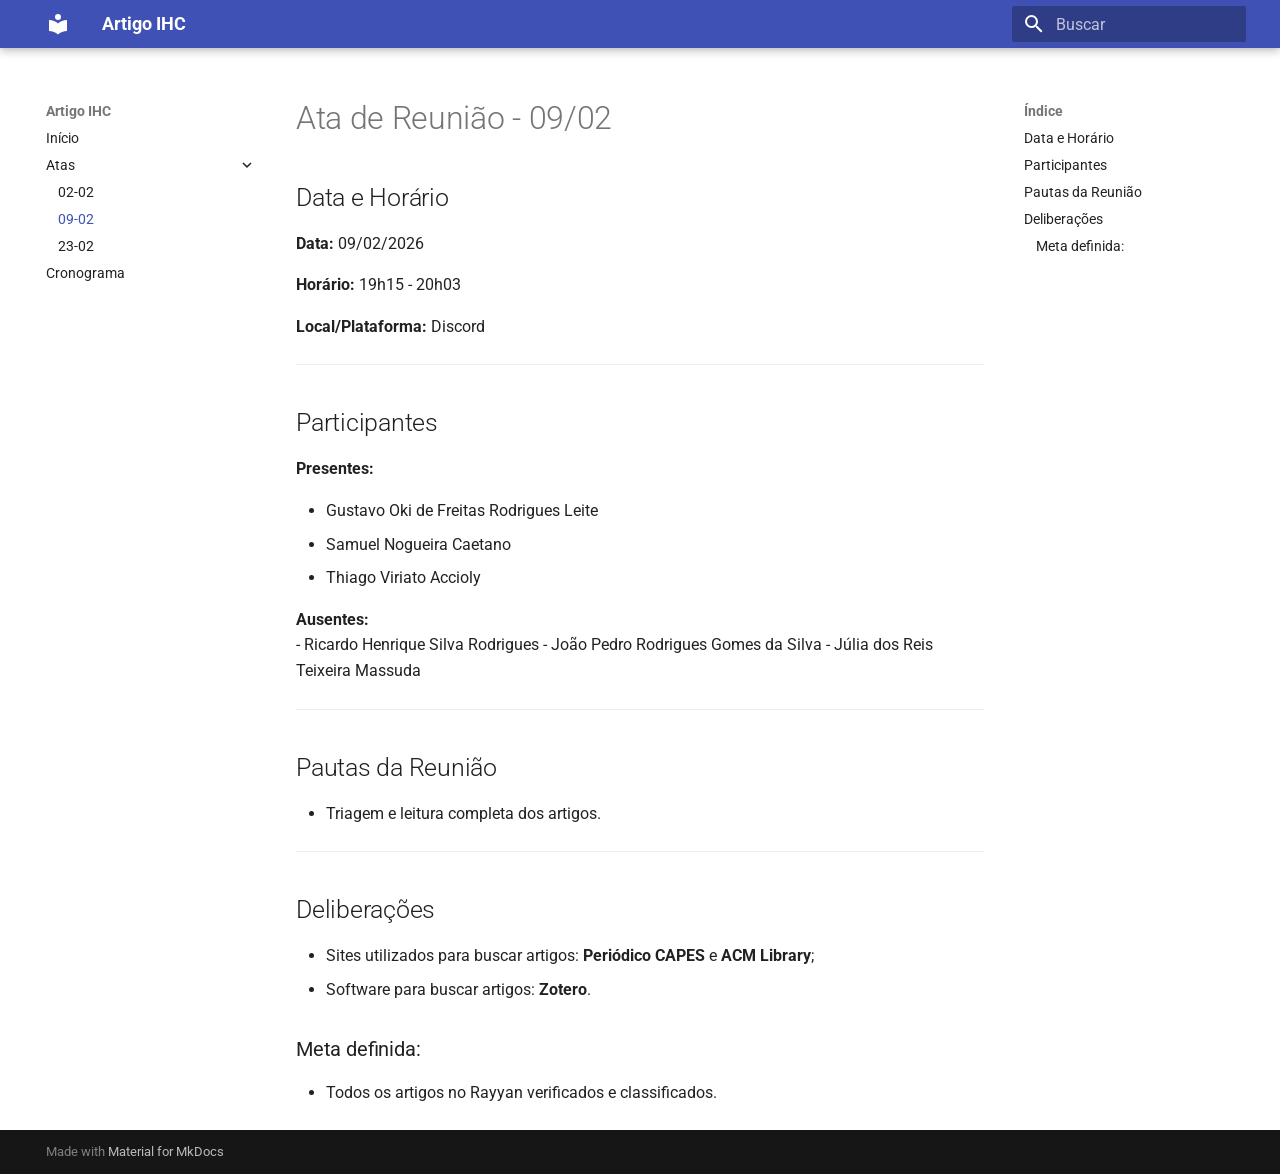
<file: atas/09_02/index.html>
<!doctype html>
<html lang="pt" class="no-js">
  <head>
    
      <meta charset="utf-8">
      <meta name="viewport" content="width=device-width,initial-scale=1">
      
        <meta name="description" content="Documentação e acompanhamento do desenvolvimento do artigo">
      
      
      
      
        <link rel="prev" href="../02_02/">
      
      
        <link rel="next" href="../23_02/">
      
      
      <link rel="icon" href="../../assets/images/favicon.png">
      <meta name="generator" content="mkdocs-1.6.1, mkdocs-material-9.6.21">
    
    
      
        <title>09-02 - Artigo IHC</title>
      
    
    
      <link rel="stylesheet" href="../../assets/stylesheets/main.2a3383ac.min.css">
      
        
        <link rel="stylesheet" href="../../assets/stylesheets/palette.06af60db.min.css">
      
      


    
    
      
    
    
      
        
        
        <link rel="preconnect" href="https://fonts.gstatic.com" crossorigin>
        <link rel="stylesheet" href="https://fonts.googleapis.com/css?family=Roboto:300,300i,400,400i,700,700i%7CRoboto+Mono:400,400i,700,700i&display=fallback">
        <style>:root{--md-text-font:"Roboto";--md-code-font:"Roboto Mono"}</style>
      
    
    
    <script>__md_scope=new URL("../..",location),__md_hash=e=>[...e].reduce(((e,_)=>(e<<5)-e+_.charCodeAt(0)),0),__md_get=(e,_=localStorage,t=__md_scope)=>JSON.parse(_.getItem(t.pathname+"."+e)),__md_set=(e,_,t=localStorage,a=__md_scope)=>{try{t.setItem(a.pathname+"."+e,JSON.stringify(_))}catch(e){}}</script>
    
      

    
    
    
  </head>
  
  
    
    
    
    
    
    <body dir="ltr" data-md-color-scheme="default" data-md-color-primary="indigo" data-md-color-accent="indigo">
  
    
    <input class="md-toggle" data-md-toggle="drawer" type="checkbox" id="__drawer" autocomplete="off">
    <input class="md-toggle" data-md-toggle="search" type="checkbox" id="__search" autocomplete="off">
    <label class="md-overlay" for="__drawer"></label>
    <div data-md-component="skip">
      
        
        <a href="#ata-de-reuniao-0902" class="md-skip">
          Pular para conteúdo
        </a>
      
    </div>
    <div data-md-component="announce">
      
    </div>
    
    
      

  

<header class="md-header md-header--shadow" data-md-component="header">
  <nav class="md-header__inner md-grid" aria-label="Cabeçalho">
    <a href="../.." title="Artigo IHC" class="md-header__button md-logo" aria-label="Artigo IHC" data-md-component="logo">
      
  
  <svg xmlns="http://www.w3.org/2000/svg" viewBox="0 0 24 24"><path d="M12 8a3 3 0 0 0 3-3 3 3 0 0 0-3-3 3 3 0 0 0-3 3 3 3 0 0 0 3 3m0 3.54C9.64 9.35 6.5 8 3 8v11c3.5 0 6.64 1.35 9 3.54 2.36-2.19 5.5-3.54 9-3.54V8c-3.5 0-6.64 1.35-9 3.54"/></svg>

    </a>
    <label class="md-header__button md-icon" for="__drawer">
      
      <svg xmlns="http://www.w3.org/2000/svg" viewBox="0 0 24 24"><path d="M3 6h18v2H3zm0 5h18v2H3zm0 5h18v2H3z"/></svg>
    </label>
    <div class="md-header__title" data-md-component="header-title">
      <div class="md-header__ellipsis">
        <div class="md-header__topic">
          <span class="md-ellipsis">
            Artigo IHC
          </span>
        </div>
        <div class="md-header__topic" data-md-component="header-topic">
          <span class="md-ellipsis">
            
              09-02
            
          </span>
        </div>
      </div>
    </div>
    
      
    
    
    
    
      
      
        <label class="md-header__button md-icon" for="__search">
          
          <svg xmlns="http://www.w3.org/2000/svg" viewBox="0 0 24 24"><path d="M9.5 3A6.5 6.5 0 0 1 16 9.5c0 1.61-.59 3.09-1.56 4.23l.27.27h.79l5 5-1.5 1.5-5-5v-.79l-.27-.27A6.52 6.52 0 0 1 9.5 16 6.5 6.5 0 0 1 3 9.5 6.5 6.5 0 0 1 9.5 3m0 2C7 5 5 7 5 9.5S7 14 9.5 14 14 12 14 9.5 12 5 9.5 5"/></svg>
        </label>
        <div class="md-search" data-md-component="search" role="dialog">
  <label class="md-search__overlay" for="__search"></label>
  <div class="md-search__inner" role="search">
    <form class="md-search__form" name="search">
      <input type="text" class="md-search__input" name="query" aria-label="Buscar" placeholder="Buscar" autocapitalize="off" autocorrect="off" autocomplete="off" spellcheck="false" data-md-component="search-query" required>
      <label class="md-search__icon md-icon" for="__search">
        
        <svg xmlns="http://www.w3.org/2000/svg" viewBox="0 0 24 24"><path d="M9.5 3A6.5 6.5 0 0 1 16 9.5c0 1.61-.59 3.09-1.56 4.23l.27.27h.79l5 5-1.5 1.5-5-5v-.79l-.27-.27A6.52 6.52 0 0 1 9.5 16 6.5 6.5 0 0 1 3 9.5 6.5 6.5 0 0 1 9.5 3m0 2C7 5 5 7 5 9.5S7 14 9.5 14 14 12 14 9.5 12 5 9.5 5"/></svg>
        
        <svg xmlns="http://www.w3.org/2000/svg" viewBox="0 0 24 24"><path d="M20 11v2H8l5.5 5.5-1.42 1.42L4.16 12l7.92-7.92L13.5 5.5 8 11z"/></svg>
      </label>
      <nav class="md-search__options" aria-label="Pesquisar">
        
        <button type="reset" class="md-search__icon md-icon" title="Limpar" aria-label="Limpar" tabindex="-1">
          
          <svg xmlns="http://www.w3.org/2000/svg" viewBox="0 0 24 24"><path d="M19 6.41 17.59 5 12 10.59 6.41 5 5 6.41 10.59 12 5 17.59 6.41 19 12 13.41 17.59 19 19 17.59 13.41 12z"/></svg>
        </button>
      </nav>
      
    </form>
    <div class="md-search__output">
      <div class="md-search__scrollwrap" tabindex="0" data-md-scrollfix>
        <div class="md-search-result" data-md-component="search-result">
          <div class="md-search-result__meta">
            Inicializando busca
          </div>
          <ol class="md-search-result__list" role="presentation"></ol>
        </div>
      </div>
    </div>
  </div>
</div>
      
    
    
  </nav>
  
</header>
    
    <div class="md-container" data-md-component="container">
      
      
        
          
        
      
      <main class="md-main" data-md-component="main">
        <div class="md-main__inner md-grid">
          
            
              
              <div class="md-sidebar md-sidebar--primary" data-md-component="sidebar" data-md-type="navigation" >
                <div class="md-sidebar__scrollwrap">
                  <div class="md-sidebar__inner">
                    



<nav class="md-nav md-nav--primary" aria-label="Navegação" data-md-level="0">
  <label class="md-nav__title" for="__drawer">
    <a href="../.." title="Artigo IHC" class="md-nav__button md-logo" aria-label="Artigo IHC" data-md-component="logo">
      
  
  <svg xmlns="http://www.w3.org/2000/svg" viewBox="0 0 24 24"><path d="M12 8a3 3 0 0 0 3-3 3 3 0 0 0-3-3 3 3 0 0 0-3 3 3 3 0 0 0 3 3m0 3.54C9.64 9.35 6.5 8 3 8v11c3.5 0 6.64 1.35 9 3.54 2.36-2.19 5.5-3.54 9-3.54V8c-3.5 0-6.64 1.35-9 3.54"/></svg>

    </a>
    Artigo IHC
  </label>
  
  <ul class="md-nav__list" data-md-scrollfix>
    
      
      
  
  
  
  
    <li class="md-nav__item">
      <a href="../.." class="md-nav__link">
        
  
  
  <span class="md-ellipsis">
    Início
    
  </span>
  

      </a>
    </li>
  

    
      
      
  
  
    
  
  
  
    
    
    
    
    
    <li class="md-nav__item md-nav__item--active md-nav__item--nested">
      
        
        
        <input class="md-nav__toggle md-toggle " type="checkbox" id="__nav_2" checked>
        
          
          <label class="md-nav__link" for="__nav_2" id="__nav_2_label" tabindex="0">
            
  
  
  <span class="md-ellipsis">
    Atas
    
  </span>
  

            <span class="md-nav__icon md-icon"></span>
          </label>
        
        <nav class="md-nav" data-md-level="1" aria-labelledby="__nav_2_label" aria-expanded="true">
          <label class="md-nav__title" for="__nav_2">
            <span class="md-nav__icon md-icon"></span>
            Atas
          </label>
          <ul class="md-nav__list" data-md-scrollfix>
            
              
                
  
  
  
  
    <li class="md-nav__item">
      <a href="../02_02/" class="md-nav__link">
        
  
  
  <span class="md-ellipsis">
    02-02
    
  </span>
  

      </a>
    </li>
  

              
            
              
                
  
  
    
  
  
  
    <li class="md-nav__item md-nav__item--active">
      
      <input class="md-nav__toggle md-toggle" type="checkbox" id="__toc">
      
      
        
      
      
        <label class="md-nav__link md-nav__link--active" for="__toc">
          
  
  
  <span class="md-ellipsis">
    09-02
    
  </span>
  

          <span class="md-nav__icon md-icon"></span>
        </label>
      
      <a href="./" class="md-nav__link md-nav__link--active">
        
  
  
  <span class="md-ellipsis">
    09-02
    
  </span>
  

      </a>
      
        

<nav class="md-nav md-nav--secondary" aria-label="Índice">
  
  
  
    
  
  
    <label class="md-nav__title" for="__toc">
      <span class="md-nav__icon md-icon"></span>
      Índice
    </label>
    <ul class="md-nav__list" data-md-component="toc" data-md-scrollfix>
      
        <li class="md-nav__item">
  <a href="#data-e-horario" class="md-nav__link">
    <span class="md-ellipsis">
      Data e Horário
    </span>
  </a>
  
</li>
      
        <li class="md-nav__item">
  <a href="#participantes" class="md-nav__link">
    <span class="md-ellipsis">
      Participantes
    </span>
  </a>
  
</li>
      
        <li class="md-nav__item">
  <a href="#pautas-da-reuniao" class="md-nav__link">
    <span class="md-ellipsis">
      Pautas da Reunião
    </span>
  </a>
  
</li>
      
        <li class="md-nav__item">
  <a href="#deliberacoes" class="md-nav__link">
    <span class="md-ellipsis">
      Deliberações
    </span>
  </a>
  
    <nav class="md-nav" aria-label="Deliberações">
      <ul class="md-nav__list">
        
          <li class="md-nav__item">
  <a href="#meta-definida" class="md-nav__link">
    <span class="md-ellipsis">
      Meta definida:
    </span>
  </a>
  
</li>
        
      </ul>
    </nav>
  
</li>
      
    </ul>
  
</nav>
      
    </li>
  

              
            
              
                
  
  
  
  
    <li class="md-nav__item">
      <a href="../23_02/" class="md-nav__link">
        
  
  
  <span class="md-ellipsis">
    23-02
    
  </span>
  

      </a>
    </li>
  

              
            
          </ul>
        </nav>
      
    </li>
  

    
      
      
  
  
  
  
    <li class="md-nav__item">
      <a href="../../cronograma/" class="md-nav__link">
        
  
  
  <span class="md-ellipsis">
    Cronograma
    
  </span>
  

      </a>
    </li>
  

    
  </ul>
</nav>
                  </div>
                </div>
              </div>
            
            
              
              <div class="md-sidebar md-sidebar--secondary" data-md-component="sidebar" data-md-type="toc" >
                <div class="md-sidebar__scrollwrap">
                  <div class="md-sidebar__inner">
                    

<nav class="md-nav md-nav--secondary" aria-label="Índice">
  
  
  
    
  
  
    <label class="md-nav__title" for="__toc">
      <span class="md-nav__icon md-icon"></span>
      Índice
    </label>
    <ul class="md-nav__list" data-md-component="toc" data-md-scrollfix>
      
        <li class="md-nav__item">
  <a href="#data-e-horario" class="md-nav__link">
    <span class="md-ellipsis">
      Data e Horário
    </span>
  </a>
  
</li>
      
        <li class="md-nav__item">
  <a href="#participantes" class="md-nav__link">
    <span class="md-ellipsis">
      Participantes
    </span>
  </a>
  
</li>
      
        <li class="md-nav__item">
  <a href="#pautas-da-reuniao" class="md-nav__link">
    <span class="md-ellipsis">
      Pautas da Reunião
    </span>
  </a>
  
</li>
      
        <li class="md-nav__item">
  <a href="#deliberacoes" class="md-nav__link">
    <span class="md-ellipsis">
      Deliberações
    </span>
  </a>
  
    <nav class="md-nav" aria-label="Deliberações">
      <ul class="md-nav__list">
        
          <li class="md-nav__item">
  <a href="#meta-definida" class="md-nav__link">
    <span class="md-ellipsis">
      Meta definida:
    </span>
  </a>
  
</li>
        
      </ul>
    </nav>
  
</li>
      
    </ul>
  
</nav>
                  </div>
                </div>
              </div>
            
          
          
            <div class="md-content" data-md-component="content">
              <article class="md-content__inner md-typeset">
                
                  



<h1 id="ata-de-reuniao-0902">Ata de Reunião - 09/02</h1>
<h2 id="data-e-horario">Data e Horário</h2>
<p><strong>Data:</strong> 09/02/2026</p>
<p><strong>Horário:</strong> 19h15 - 20h03</p>
<p><strong>Local/Plataforma:</strong> Discord</p>
<hr />
<h2 id="participantes">Participantes</h2>
<p><strong>Presentes:</strong>  </p>
<ul>
<li>Gustavo Oki de Freitas Rodrigues Leite </li>
<li>Samuel Nogueira Caetano</li>
<li>Thiago Viriato Accioly</li>
</ul>
<p><strong>Ausentes:</strong><br />
  - Ricardo Henrique Silva Rodrigues
  - João Pedro Rodrigues Gomes da Silva
  - Júlia dos Reis Teixeira Massuda</p>
<hr />
<h2 id="pautas-da-reuniao">Pautas da Reunião</h2>
<ul>
<li>Triagem e leitura completa dos artigos.</li>
</ul>
<hr />
<h2 id="deliberacoes">Deliberações</h2>
<ul>
<li>Sites utilizados para buscar artigos: <strong>Periódico CAPES</strong> e <strong>ACM Library</strong>;</li>
<li>Software para buscar artigos: <strong>Zotero</strong>.</li>
</ul>
<h3 id="meta-definida">Meta definida:</h3>
<ul>
<li>Todos os artigos no Rayyan verificados e classificados.</li>
</ul>












                
              </article>
            </div>
          
          
<script>var target=document.getElementById(location.hash.slice(1));target&&target.name&&(target.checked=target.name.startsWith("__tabbed_"))</script>
        </div>
        
      </main>
      
        <footer class="md-footer">
  
  <div class="md-footer-meta md-typeset">
    <div class="md-footer-meta__inner md-grid">
      <div class="md-copyright">
  
  
    Made with
    <a href="https://squidfunk.github.io/mkdocs-material/" target="_blank" rel="noopener">
      Material for MkDocs
    </a>
  
</div>
      
    </div>
  </div>
</footer>
      
    </div>
    <div class="md-dialog" data-md-component="dialog">
      <div class="md-dialog__inner md-typeset"></div>
    </div>
    
    
    
      
      <script id="__config" type="application/json">{"base": "../..", "features": [], "search": "../../assets/javascripts/workers/search.973d3a69.min.js", "tags": null, "translations": {"clipboard.copied": "Copiado para \u00e1rea de transfer\u00eancia", "clipboard.copy": "Copiar para \u00e1rea de transfer\u00eancia", "search.result.more.one": "mais 1 nesta p\u00e1gina", "search.result.more.other": "# mais nesta p\u00e1gina", "search.result.none": "Nenhum documento encontrado", "search.result.one": "1 documento encontrado", "search.result.other": "# documentos encontrados", "search.result.placeholder": "Digite para iniciar a busca", "search.result.term.missing": "Ausente", "select.version": "Selecione a vers\u00e3o"}, "version": null}</script>
    
    
      <script src="../../assets/javascripts/bundle.f55a23d4.min.js"></script>
      
    
  </body>
</html>
</file>
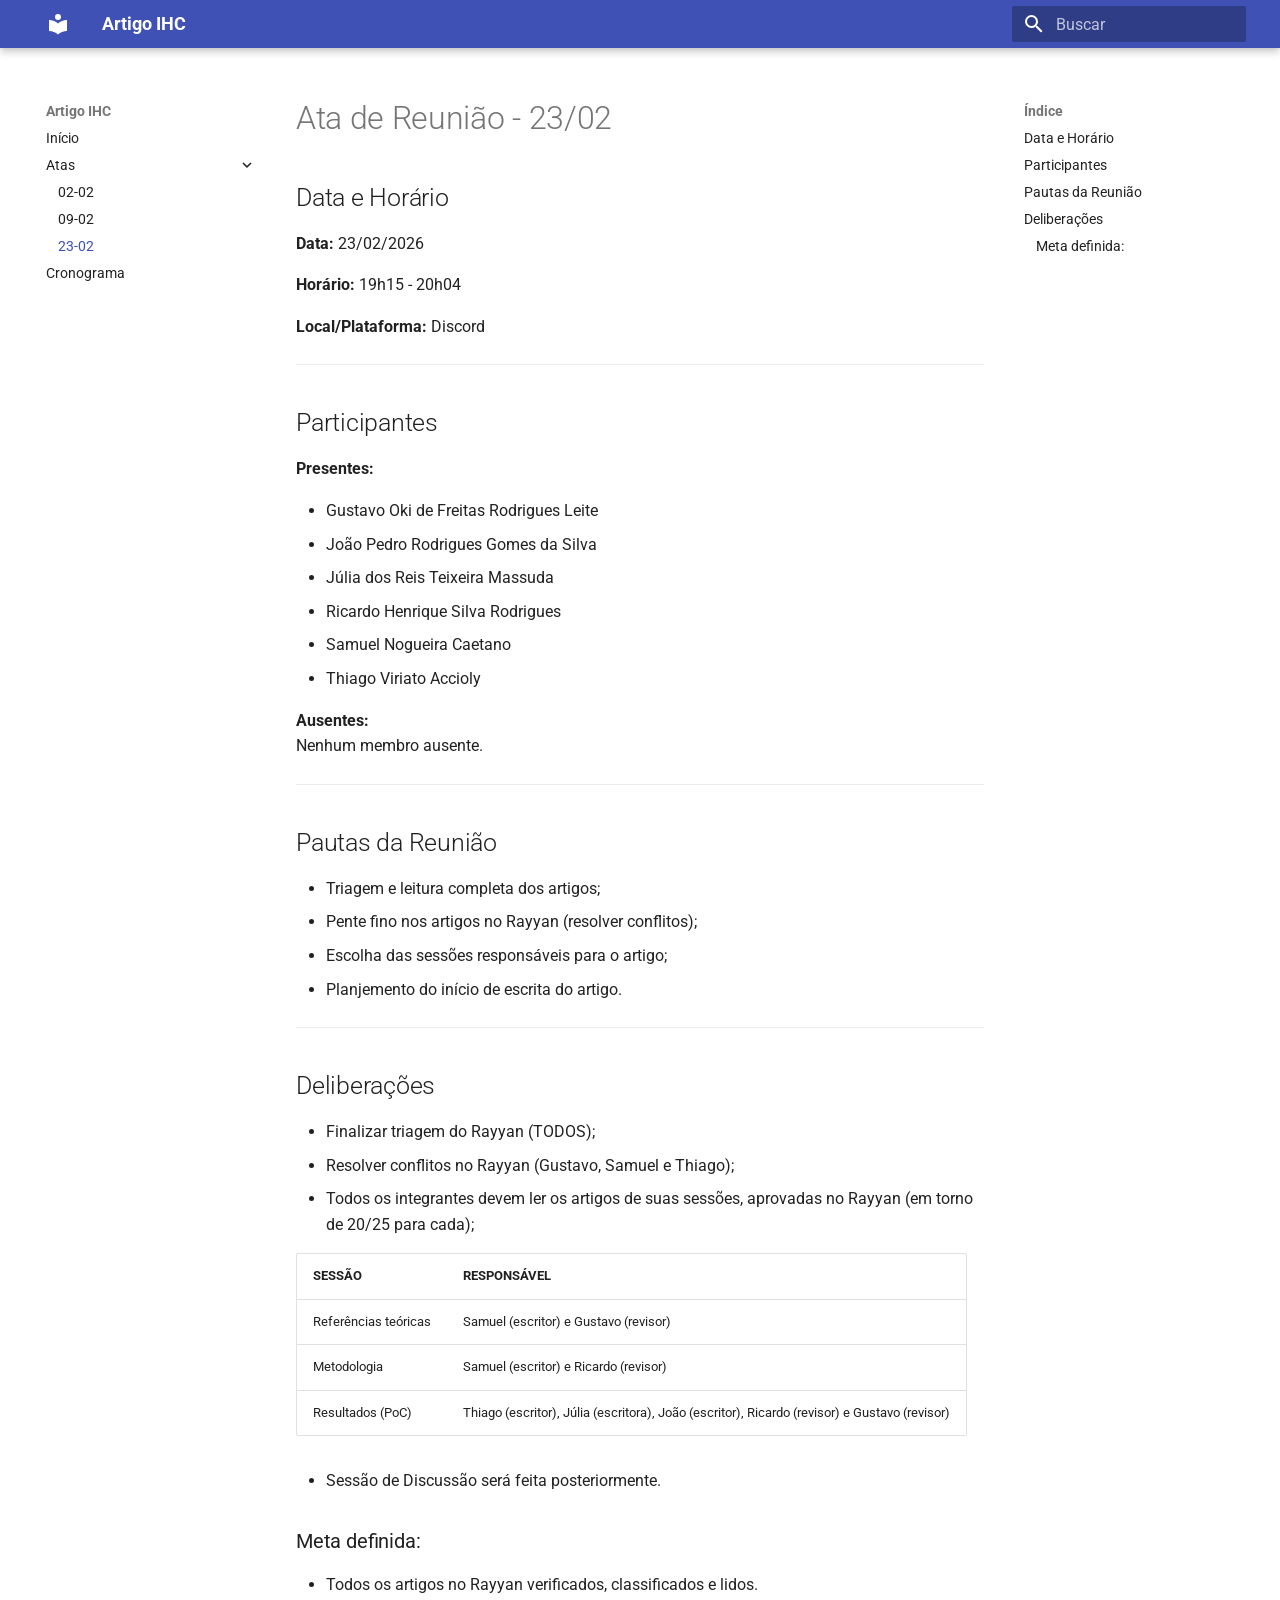
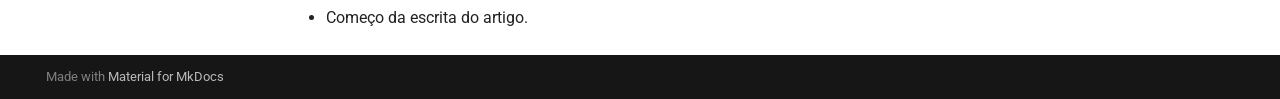
<file: atas/23_02/index.html>
<!doctype html>
<html lang="pt" class="no-js">
  <head>
    
      <meta charset="utf-8">
      <meta name="viewport" content="width=device-width,initial-scale=1">
      
        <meta name="description" content="Documentação e acompanhamento do desenvolvimento do artigo">
      
      
      
      
        <link rel="prev" href="../09_02/">
      
      
        <link rel="next" href="../../cronograma/">
      
      
      <link rel="icon" href="../../assets/images/favicon.png">
      <meta name="generator" content="mkdocs-1.6.1, mkdocs-material-9.6.21">
    
    
      
        <title>23-02 - Artigo IHC</title>
      
    
    
      <link rel="stylesheet" href="../../assets/stylesheets/main.2a3383ac.min.css">
      
        
        <link rel="stylesheet" href="../../assets/stylesheets/palette.06af60db.min.css">
      
      


    
    
      
    
    
      
        
        
        <link rel="preconnect" href="https://fonts.gstatic.com" crossorigin>
        <link rel="stylesheet" href="https://fonts.googleapis.com/css?family=Roboto:300,300i,400,400i,700,700i%7CRoboto+Mono:400,400i,700,700i&display=fallback">
        <style>:root{--md-text-font:"Roboto";--md-code-font:"Roboto Mono"}</style>
      
    
    
    <script>__md_scope=new URL("../..",location),__md_hash=e=>[...e].reduce(((e,_)=>(e<<5)-e+_.charCodeAt(0)),0),__md_get=(e,_=localStorage,t=__md_scope)=>JSON.parse(_.getItem(t.pathname+"."+e)),__md_set=(e,_,t=localStorage,a=__md_scope)=>{try{t.setItem(a.pathname+"."+e,JSON.stringify(_))}catch(e){}}</script>
    
      

    
    
    
  </head>
  
  
    
    
    
    
    
    <body dir="ltr" data-md-color-scheme="default" data-md-color-primary="indigo" data-md-color-accent="indigo">
  
    
    <input class="md-toggle" data-md-toggle="drawer" type="checkbox" id="__drawer" autocomplete="off">
    <input class="md-toggle" data-md-toggle="search" type="checkbox" id="__search" autocomplete="off">
    <label class="md-overlay" for="__drawer"></label>
    <div data-md-component="skip">
      
        
        <a href="#ata-de-reuniao-2302" class="md-skip">
          Pular para conteúdo
        </a>
      
    </div>
    <div data-md-component="announce">
      
    </div>
    
    
      

  

<header class="md-header md-header--shadow" data-md-component="header">
  <nav class="md-header__inner md-grid" aria-label="Cabeçalho">
    <a href="../.." title="Artigo IHC" class="md-header__button md-logo" aria-label="Artigo IHC" data-md-component="logo">
      
  
  <svg xmlns="http://www.w3.org/2000/svg" viewBox="0 0 24 24"><path d="M12 8a3 3 0 0 0 3-3 3 3 0 0 0-3-3 3 3 0 0 0-3 3 3 3 0 0 0 3 3m0 3.54C9.64 9.35 6.5 8 3 8v11c3.5 0 6.64 1.35 9 3.54 2.36-2.19 5.5-3.54 9-3.54V8c-3.5 0-6.64 1.35-9 3.54"/></svg>

    </a>
    <label class="md-header__button md-icon" for="__drawer">
      
      <svg xmlns="http://www.w3.org/2000/svg" viewBox="0 0 24 24"><path d="M3 6h18v2H3zm0 5h18v2H3zm0 5h18v2H3z"/></svg>
    </label>
    <div class="md-header__title" data-md-component="header-title">
      <div class="md-header__ellipsis">
        <div class="md-header__topic">
          <span class="md-ellipsis">
            Artigo IHC
          </span>
        </div>
        <div class="md-header__topic" data-md-component="header-topic">
          <span class="md-ellipsis">
            
              23-02
            
          </span>
        </div>
      </div>
    </div>
    
      
    
    
    
    
      
      
        <label class="md-header__button md-icon" for="__search">
          
          <svg xmlns="http://www.w3.org/2000/svg" viewBox="0 0 24 24"><path d="M9.5 3A6.5 6.5 0 0 1 16 9.5c0 1.61-.59 3.09-1.56 4.23l.27.27h.79l5 5-1.5 1.5-5-5v-.79l-.27-.27A6.52 6.52 0 0 1 9.5 16 6.5 6.5 0 0 1 3 9.5 6.5 6.5 0 0 1 9.5 3m0 2C7 5 5 7 5 9.5S7 14 9.5 14 14 12 14 9.5 12 5 9.5 5"/></svg>
        </label>
        <div class="md-search" data-md-component="search" role="dialog">
  <label class="md-search__overlay" for="__search"></label>
  <div class="md-search__inner" role="search">
    <form class="md-search__form" name="search">
      <input type="text" class="md-search__input" name="query" aria-label="Buscar" placeholder="Buscar" autocapitalize="off" autocorrect="off" autocomplete="off" spellcheck="false" data-md-component="search-query" required>
      <label class="md-search__icon md-icon" for="__search">
        
        <svg xmlns="http://www.w3.org/2000/svg" viewBox="0 0 24 24"><path d="M9.5 3A6.5 6.5 0 0 1 16 9.5c0 1.61-.59 3.09-1.56 4.23l.27.27h.79l5 5-1.5 1.5-5-5v-.79l-.27-.27A6.52 6.52 0 0 1 9.5 16 6.5 6.5 0 0 1 3 9.5 6.5 6.5 0 0 1 9.5 3m0 2C7 5 5 7 5 9.5S7 14 9.5 14 14 12 14 9.5 12 5 9.5 5"/></svg>
        
        <svg xmlns="http://www.w3.org/2000/svg" viewBox="0 0 24 24"><path d="M20 11v2H8l5.5 5.5-1.42 1.42L4.16 12l7.92-7.92L13.5 5.5 8 11z"/></svg>
      </label>
      <nav class="md-search__options" aria-label="Pesquisar">
        
        <button type="reset" class="md-search__icon md-icon" title="Limpar" aria-label="Limpar" tabindex="-1">
          
          <svg xmlns="http://www.w3.org/2000/svg" viewBox="0 0 24 24"><path d="M19 6.41 17.59 5 12 10.59 6.41 5 5 6.41 10.59 12 5 17.59 6.41 19 12 13.41 17.59 19 19 17.59 13.41 12z"/></svg>
        </button>
      </nav>
      
    </form>
    <div class="md-search__output">
      <div class="md-search__scrollwrap" tabindex="0" data-md-scrollfix>
        <div class="md-search-result" data-md-component="search-result">
          <div class="md-search-result__meta">
            Inicializando busca
          </div>
          <ol class="md-search-result__list" role="presentation"></ol>
        </div>
      </div>
    </div>
  </div>
</div>
      
    
    
  </nav>
  
</header>
    
    <div class="md-container" data-md-component="container">
      
      
        
          
        
      
      <main class="md-main" data-md-component="main">
        <div class="md-main__inner md-grid">
          
            
              
              <div class="md-sidebar md-sidebar--primary" data-md-component="sidebar" data-md-type="navigation" >
                <div class="md-sidebar__scrollwrap">
                  <div class="md-sidebar__inner">
                    



<nav class="md-nav md-nav--primary" aria-label="Navegação" data-md-level="0">
  <label class="md-nav__title" for="__drawer">
    <a href="../.." title="Artigo IHC" class="md-nav__button md-logo" aria-label="Artigo IHC" data-md-component="logo">
      
  
  <svg xmlns="http://www.w3.org/2000/svg" viewBox="0 0 24 24"><path d="M12 8a3 3 0 0 0 3-3 3 3 0 0 0-3-3 3 3 0 0 0-3 3 3 3 0 0 0 3 3m0 3.54C9.64 9.35 6.5 8 3 8v11c3.5 0 6.64 1.35 9 3.54 2.36-2.19 5.5-3.54 9-3.54V8c-3.5 0-6.64 1.35-9 3.54"/></svg>

    </a>
    Artigo IHC
  </label>
  
  <ul class="md-nav__list" data-md-scrollfix>
    
      
      
  
  
  
  
    <li class="md-nav__item">
      <a href="../.." class="md-nav__link">
        
  
  
  <span class="md-ellipsis">
    Início
    
  </span>
  

      </a>
    </li>
  

    
      
      
  
  
    
  
  
  
    
    
    
    
    
    <li class="md-nav__item md-nav__item--active md-nav__item--nested">
      
        
        
        <input class="md-nav__toggle md-toggle " type="checkbox" id="__nav_2" checked>
        
          
          <label class="md-nav__link" for="__nav_2" id="__nav_2_label" tabindex="0">
            
  
  
  <span class="md-ellipsis">
    Atas
    
  </span>
  

            <span class="md-nav__icon md-icon"></span>
          </label>
        
        <nav class="md-nav" data-md-level="1" aria-labelledby="__nav_2_label" aria-expanded="true">
          <label class="md-nav__title" for="__nav_2">
            <span class="md-nav__icon md-icon"></span>
            Atas
          </label>
          <ul class="md-nav__list" data-md-scrollfix>
            
              
                
  
  
  
  
    <li class="md-nav__item">
      <a href="../02_02/" class="md-nav__link">
        
  
  
  <span class="md-ellipsis">
    02-02
    
  </span>
  

      </a>
    </li>
  

              
            
              
                
  
  
  
  
    <li class="md-nav__item">
      <a href="../09_02/" class="md-nav__link">
        
  
  
  <span class="md-ellipsis">
    09-02
    
  </span>
  

      </a>
    </li>
  

              
            
              
                
  
  
    
  
  
  
    <li class="md-nav__item md-nav__item--active">
      
      <input class="md-nav__toggle md-toggle" type="checkbox" id="__toc">
      
      
        
      
      
        <label class="md-nav__link md-nav__link--active" for="__toc">
          
  
  
  <span class="md-ellipsis">
    23-02
    
  </span>
  

          <span class="md-nav__icon md-icon"></span>
        </label>
      
      <a href="./" class="md-nav__link md-nav__link--active">
        
  
  
  <span class="md-ellipsis">
    23-02
    
  </span>
  

      </a>
      
        

<nav class="md-nav md-nav--secondary" aria-label="Índice">
  
  
  
    
  
  
    <label class="md-nav__title" for="__toc">
      <span class="md-nav__icon md-icon"></span>
      Índice
    </label>
    <ul class="md-nav__list" data-md-component="toc" data-md-scrollfix>
      
        <li class="md-nav__item">
  <a href="#data-e-horario" class="md-nav__link">
    <span class="md-ellipsis">
      Data e Horário
    </span>
  </a>
  
</li>
      
        <li class="md-nav__item">
  <a href="#participantes" class="md-nav__link">
    <span class="md-ellipsis">
      Participantes
    </span>
  </a>
  
</li>
      
        <li class="md-nav__item">
  <a href="#pautas-da-reuniao" class="md-nav__link">
    <span class="md-ellipsis">
      Pautas da Reunião
    </span>
  </a>
  
</li>
      
        <li class="md-nav__item">
  <a href="#deliberacoes" class="md-nav__link">
    <span class="md-ellipsis">
      Deliberações
    </span>
  </a>
  
    <nav class="md-nav" aria-label="Deliberações">
      <ul class="md-nav__list">
        
          <li class="md-nav__item">
  <a href="#meta-definida" class="md-nav__link">
    <span class="md-ellipsis">
      Meta definida:
    </span>
  </a>
  
</li>
        
      </ul>
    </nav>
  
</li>
      
    </ul>
  
</nav>
      
    </li>
  

              
            
          </ul>
        </nav>
      
    </li>
  

    
      
      
  
  
  
  
    <li class="md-nav__item">
      <a href="../../cronograma/" class="md-nav__link">
        
  
  
  <span class="md-ellipsis">
    Cronograma
    
  </span>
  

      </a>
    </li>
  

    
  </ul>
</nav>
                  </div>
                </div>
              </div>
            
            
              
              <div class="md-sidebar md-sidebar--secondary" data-md-component="sidebar" data-md-type="toc" >
                <div class="md-sidebar__scrollwrap">
                  <div class="md-sidebar__inner">
                    

<nav class="md-nav md-nav--secondary" aria-label="Índice">
  
  
  
    
  
  
    <label class="md-nav__title" for="__toc">
      <span class="md-nav__icon md-icon"></span>
      Índice
    </label>
    <ul class="md-nav__list" data-md-component="toc" data-md-scrollfix>
      
        <li class="md-nav__item">
  <a href="#data-e-horario" class="md-nav__link">
    <span class="md-ellipsis">
      Data e Horário
    </span>
  </a>
  
</li>
      
        <li class="md-nav__item">
  <a href="#participantes" class="md-nav__link">
    <span class="md-ellipsis">
      Participantes
    </span>
  </a>
  
</li>
      
        <li class="md-nav__item">
  <a href="#pautas-da-reuniao" class="md-nav__link">
    <span class="md-ellipsis">
      Pautas da Reunião
    </span>
  </a>
  
</li>
      
        <li class="md-nav__item">
  <a href="#deliberacoes" class="md-nav__link">
    <span class="md-ellipsis">
      Deliberações
    </span>
  </a>
  
    <nav class="md-nav" aria-label="Deliberações">
      <ul class="md-nav__list">
        
          <li class="md-nav__item">
  <a href="#meta-definida" class="md-nav__link">
    <span class="md-ellipsis">
      Meta definida:
    </span>
  </a>
  
</li>
        
      </ul>
    </nav>
  
</li>
      
    </ul>
  
</nav>
                  </div>
                </div>
              </div>
            
          
          
            <div class="md-content" data-md-component="content">
              <article class="md-content__inner md-typeset">
                
                  



<h1 id="ata-de-reuniao-2302">Ata de Reunião - 23/02</h1>
<h2 id="data-e-horario">Data e Horário</h2>
<p><strong>Data:</strong> 23/02/2026</p>
<p><strong>Horário:</strong> 19h15 - 20h04</p>
<p><strong>Local/Plataforma:</strong> Discord</p>
<hr />
<h2 id="participantes">Participantes</h2>
<p><strong>Presentes:</strong>  </p>
<ul>
<li>Gustavo Oki de Freitas Rodrigues Leite </li>
<li>João Pedro Rodrigues Gomes da Silva</li>
<li>Júlia dos Reis Teixeira Massuda</li>
<li>Ricardo Henrique Silva Rodrigues</li>
<li>Samuel Nogueira Caetano</li>
<li>Thiago Viriato Accioly</li>
</ul>
<p><strong>Ausentes:</strong><br />
    Nenhum membro ausente. </p>
<hr />
<h2 id="pautas-da-reuniao">Pautas da Reunião</h2>
<ul>
<li>Triagem e leitura completa dos artigos;</li>
<li>Pente fino nos artigos no Rayyan (resolver conflitos);</li>
<li>Escolha das sessões responsáveis para o artigo;</li>
<li>Planjemento do início de escrita do artigo.</li>
</ul>
<hr />
<h2 id="deliberacoes">Deliberações</h2>
<ul>
<li>Finalizar triagem do Rayyan (TODOS);</li>
<li>Resolver conflitos no Rayyan (Gustavo, Samuel e Thiago);</li>
<li>Todos os integrantes devem ler os artigos de suas sessões, aprovadas no Rayyan (em torno de 20/25 para cada);</li>
</ul>
<table>
<thead>
<tr>
<th>SESSÃO</th>
<th>RESPONSÁVEL</th>
</tr>
</thead>
<tbody>
<tr>
<td>Referências teóricas</td>
<td>Samuel (escritor) e Gustavo (revisor)</td>
</tr>
<tr>
<td>Metodologia</td>
<td>Samuel (escritor) e Ricardo (revisor)</td>
</tr>
<tr>
<td>Resultados (PoC)</td>
<td>Thiago (escritor), Júlia (escritora), João (escritor), Ricardo (revisor) e Gustavo (revisor)</td>
</tr>
</tbody>
</table>
<ul>
<li>Sessão de Discussão será feita posteriormente.</li>
</ul>
<h3 id="meta-definida">Meta definida:</h3>
<ul>
<li>Todos os artigos no Rayyan verificados, classificados e lidos.</li>
<li>Começo da escrita do artigo.</li>
</ul>












                
              </article>
            </div>
          
          
<script>var target=document.getElementById(location.hash.slice(1));target&&target.name&&(target.checked=target.name.startsWith("__tabbed_"))</script>
        </div>
        
      </main>
      
        <footer class="md-footer">
  
  <div class="md-footer-meta md-typeset">
    <div class="md-footer-meta__inner md-grid">
      <div class="md-copyright">
  
  
    Made with
    <a href="https://squidfunk.github.io/mkdocs-material/" target="_blank" rel="noopener">
      Material for MkDocs
    </a>
  
</div>
      
    </div>
  </div>
</footer>
      
    </div>
    <div class="md-dialog" data-md-component="dialog">
      <div class="md-dialog__inner md-typeset"></div>
    </div>
    
    
    
      
      <script id="__config" type="application/json">{"base": "../..", "features": [], "search": "../../assets/javascripts/workers/search.973d3a69.min.js", "tags": null, "translations": {"clipboard.copied": "Copiado para \u00e1rea de transfer\u00eancia", "clipboard.copy": "Copiar para \u00e1rea de transfer\u00eancia", "search.result.more.one": "mais 1 nesta p\u00e1gina", "search.result.more.other": "# mais nesta p\u00e1gina", "search.result.none": "Nenhum documento encontrado", "search.result.one": "1 documento encontrado", "search.result.other": "# documentos encontrados", "search.result.placeholder": "Digite para iniciar a busca", "search.result.term.missing": "Ausente", "select.version": "Selecione a vers\u00e3o"}, "version": null}</script>
    
    
      <script src="../../assets/javascripts/bundle.f55a23d4.min.js"></script>
      
    
  </body>
</html>
</file>
<file: assets/stylesheets/main.2a3383ac.min.css>
@charset "UTF-8";html{-webkit-text-size-adjust:none;-moz-text-size-adjust:none;text-size-adjust:none;box-sizing:border-box}*,:after,:before{box-sizing:inherit}@media (prefers-reduced-motion){*,:after,:before{transition:none!important}}body{margin:0}a,button,input,label{-webkit-tap-highlight-color:transparent}a{color:inherit;text-decoration:none}hr{border:0;box-sizing:initial;display:block;height:.05rem;overflow:visible;padding:0}small{font-size:80%}sub,sup{line-height:1em}img{border-style:none}table{border-collapse:initial;border-spacing:0}td,th{font-weight:400;vertical-align:top}button{background:#0000;border:0;font-family:inherit;font-size:inherit;margin:0;padding:0}input{border:0;outline:none}:root{--md-primary-fg-color:#4051b5;--md-primary-fg-color--light:#5d6cc0;--md-primary-fg-color--dark:#303fa1;--md-primary-bg-color:#fff;--md-primary-bg-color--light:#ffffffb3;--md-accent-fg-color:#526cfe;--md-accent-fg-color--transparent:#526cfe1a;--md-accent-bg-color:#fff;--md-accent-bg-color--light:#ffffffb3}[data-md-color-scheme=default]{color-scheme:light}[data-md-color-scheme=default] img[src$="#gh-dark-mode-only"],[data-md-color-scheme=default] img[src$="#only-dark"]{display:none}:root,[data-md-color-scheme=default]{--md-hue:225deg;--md-default-fg-color:#000000de;--md-default-fg-color--light:#0000008a;--md-default-fg-color--lighter:#00000052;--md-default-fg-color--lightest:#00000012;--md-default-bg-color:#fff;--md-default-bg-color--light:#ffffffb3;--md-default-bg-color--lighter:#ffffff4d;--md-default-bg-color--lightest:#ffffff1f;--md-code-fg-color:#36464e;--md-code-bg-color:#f5f5f5;--md-code-hl-color:#4287ff;--md-code-hl-color--light:#4287ff1a;--md-code-hl-number-color:#d52a2a;--md-code-hl-special-color:#db1457;--md-code-hl-function-color:#a846b9;--md-code-hl-constant-color:#6e59d9;--md-code-hl-keyword-color:#3f6ec6;--md-code-hl-string-color:#1c7d4d;--md-code-hl-name-color:var(--md-code-fg-color);--md-code-hl-operator-color:var(--md-default-fg-color--light);--md-code-hl-punctuation-color:var(--md-default-fg-color--light);--md-code-hl-comment-color:var(--md-default-fg-color--light);--md-code-hl-generic-color:var(--md-default-fg-color--light);--md-code-hl-variable-color:var(--md-default-fg-color--light);--md-typeset-color:var(--md-default-fg-color);--md-typeset-a-color:var(--md-primary-fg-color);--md-typeset-del-color:#f5503d26;--md-typeset-ins-color:#0bd57026;--md-typeset-kbd-color:#fafafa;--md-typeset-kbd-accent-color:#fff;--md-typeset-kbd-border-color:#b8b8b8;--md-typeset-mark-color:#ffff0080;--md-typeset-table-color:#0000001f;--md-typeset-table-color--light:rgba(0,0,0,.035);--md-admonition-fg-color:var(--md-default-fg-color);--md-admonition-bg-color:var(--md-default-bg-color);--md-warning-fg-color:#000000de;--md-warning-bg-color:#ff9;--md-footer-fg-color:#fff;--md-footer-fg-color--light:#ffffffb3;--md-footer-fg-color--lighter:#ffffff73;--md-footer-bg-color:#000000de;--md-footer-bg-color--dark:#00000052;--md-shadow-z1:0 0.2rem 0.5rem #0000000d,0 0 0.05rem #0000001a;--md-shadow-z2:0 0.2rem 0.5rem #0000001a,0 0 0.05rem #00000040;--md-shadow-z3:0 0.2rem 0.5rem #0003,0 0 0.05rem #00000059}.md-icon svg{fill:currentcolor;display:block;height:1.2rem;width:1.2rem}body{-webkit-font-smoothing:antialiased;-moz-osx-font-smoothing:grayscale;--md-text-font-family:var(--md-text-font,_),-apple-system,BlinkMacSystemFont,Helvetica,Arial,sans-serif;--md-code-font-family:var(--md-code-font,_),SFMono-Regular,Consolas,Menlo,monospace}aside,body,input{font-feature-settings:"kern","liga";color:var(--md-typeset-color);font-family:var(--md-text-font-family)}code,kbd,pre{font-feature-settings:"kern";font-family:var(--md-code-font-family)}:root{--md-typeset-table-sort-icon:url('data:image/svg+xml;charset=utf-8,<svg xmlns="http://www.w3.org/2000/svg" viewBox="0 0 24 24"><path d="m18 21-4-4h3V7h-3l4-4 4 4h-3v10h3M2 19v-2h10v2M2 13v-2h7v2M2 7V5h4v2z"/></svg>');--md-typeset-table-sort-icon--asc:url('data:image/svg+xml;charset=utf-8,<svg xmlns="http://www.w3.org/2000/svg" viewBox="0 0 24 24"><path d="M19 17h3l-4 4-4-4h3V3h2M2 17h10v2H2M6 5v2H2V5m0 6h7v2H2z"/></svg>');--md-typeset-table-sort-icon--desc:url('data:image/svg+xml;charset=utf-8,<svg xmlns="http://www.w3.org/2000/svg" viewBox="0 0 24 24"><path d="M19 7h3l-4-4-4 4h3v14h2M2 17h10v2H2M6 5v2H2V5m0 6h7v2H2z"/></svg>')}.md-typeset{-webkit-print-color-adjust:exact;color-adjust:exact;font-size:.8rem;line-height:1.6;overflow-wrap:break-word}@media print{.md-typeset{font-size:.68rem}}.md-typeset blockquote,.md-typeset dl,.md-typeset figure,.md-typeset ol,.md-typeset pre,.md-typeset ul{margin-bottom:1em;margin-top:1em}.md-typeset h1{color:var(--md-default-fg-color--light);font-size:2em;line-height:1.3;margin:0 0 1.25em}.md-typeset h1,.md-typeset h2{font-weight:300;letter-spacing:-.01em}.md-typeset h2{font-size:1.5625em;line-height:1.4;margin:1.6em 0 .64em}.md-typeset h3{font-size:1.25em;font-weight:400;letter-spacing:-.01em;line-height:1.5;margin:1.6em 0 .8em}.md-typeset h2+h3{margin-top:.8em}.md-typeset h4{font-weight:700;letter-spacing:-.01em;margin:1em 0}.md-typeset h5,.md-typeset h6{color:var(--md-default-fg-color--light);font-size:.8em;font-weight:700;letter-spacing:-.01em;margin:1.25em 0}.md-typeset h5{text-transform:uppercase}.md-typeset h5 code{text-transform:none}.md-typeset hr{border-bottom:.05rem solid var(--md-default-fg-color--lightest);display:flow-root;margin:1.5em 0}.md-typeset a{color:var(--md-typeset-a-color);word-break:break-word}.md-typeset a,.md-typeset a:before{transition:color 125ms}.md-typeset a:focus,.md-typeset a:hover{color:var(--md-accent-fg-color)}.md-typeset a:focus code,.md-typeset a:hover code{background-color:var(--md-accent-fg-color--transparent)}.md-typeset a code{color:currentcolor;transition:background-color 125ms}.md-typeset a.focus-visible{outline-color:var(--md-accent-fg-color);outline-offset:.2rem}.md-typeset code,.md-typeset kbd,.md-typeset pre{color:var(--md-code-fg-color);direction:ltr;font-variant-ligatures:none}@media print{.md-typeset code,.md-typeset kbd,.md-typeset pre{white-space:pre-wrap}}.md-typeset code{background-color:var(--md-code-bg-color);border-radius:.1rem;-webkit-box-decoration-break:clone;box-decoration-break:clone;font-size:.85em;padding:0 .2941176471em;word-break:break-word}.md-typeset code:not(.focus-visible){-webkit-tap-highlight-color:transparent;outline:none}.md-typeset pre{display:flow-root;line-height:1.4;position:relative}.md-typeset pre>code{-webkit-box-decoration-break:slice;box-decoration-break:slice;box-shadow:none;display:block;margin:0;outline-color:var(--md-accent-fg-color);overflow:auto;padding:.7720588235em 1.1764705882em;scrollbar-color:var(--md-default-fg-color--lighter) #0000;scrollbar-width:thin;touch-action:auto;word-break:normal}.md-typeset pre>code:hover{scrollbar-color:var(--md-accent-fg-color) #0000}.md-typeset pre>code::-webkit-scrollbar{height:.2rem;width:.2rem}.md-typeset pre>code::-webkit-scrollbar-thumb{background-color:var(--md-default-fg-color--lighter)}.md-typeset pre>code::-webkit-scrollbar-thumb:hover{background-color:var(--md-accent-fg-color)}.md-typeset kbd{background-color:var(--md-typeset-kbd-color);border-radius:.1rem;box-shadow:0 .1rem 0 .05rem var(--md-typeset-kbd-border-color),0 .1rem 0 var(--md-typeset-kbd-border-color),0 -.1rem .2rem var(--md-typeset-kbd-accent-color) inset;color:var(--md-default-fg-color);display:inline-block;font-size:.75em;padding:0 .6666666667em;vertical-align:text-top;word-break:break-word}.md-typeset mark{background-color:var(--md-typeset-mark-color);-webkit-box-decoration-break:clone;box-decoration-break:clone;color:inherit;word-break:break-word}.md-typeset abbr{border-bottom:.05rem dotted var(--md-default-fg-color--light);cursor:help;text-decoration:none}.md-typeset small{opacity:.75}[dir=ltr] .md-typeset sub,[dir=ltr] .md-typeset sup{margin-left:.078125em}[dir=rtl] .md-typeset sub,[dir=rtl] .md-typeset sup{margin-right:.078125em}[dir=ltr] .md-typeset blockquote{padding-left:.6rem}[dir=rtl] .md-typeset blockquote{padding-right:.6rem}[dir=ltr] .md-typeset blockquote{border-left:.2rem solid var(--md-default-fg-color--lighter)}[dir=rtl] .md-typeset blockquote{border-right:.2rem solid var(--md-default-fg-color--lighter)}.md-typeset blockquote{color:var(--md-default-fg-color--light);margin-left:0;margin-right:0}.md-typeset ul{list-style-type:disc}.md-typeset ul[type]{list-style-type:revert-layer}[dir=ltr] .md-typeset ol,[dir=ltr] .md-typeset ul{margin-left:.625em}[dir=rtl] .md-typeset ol,[dir=rtl] .md-typeset ul{margin-right:.625em}.md-typeset ol,.md-typeset ul{padding:0}.md-typeset ol:not([hidden]),.md-typeset ul:not([hidden]){display:flow-root}.md-typeset ol ol,.md-typeset ul ol{list-style-type:lower-alpha}.md-typeset ol ol ol,.md-typeset ul ol ol{list-style-type:lower-roman}.md-typeset ol ol ol ol,.md-typeset ul ol ol ol{list-style-type:upper-alpha}.md-typeset ol ol ol ol ol,.md-typeset ul ol ol ol ol{list-style-type:upper-roman}.md-typeset ol[type],.md-typeset ul[type]{list-style-type:revert-layer}[dir=ltr] .md-typeset ol li,[dir=ltr] .md-typeset ul li{margin-left:1.25em}[dir=rtl] .md-typeset ol li,[dir=rtl] .md-typeset ul li{margin-right:1.25em}.md-typeset ol li,.md-typeset ul li{margin-bottom:.5em}.md-typeset ol li blockquote,.md-typeset ol li p,.md-typeset ul li blockquote,.md-typeset ul li p{margin:.5em 0}.md-typeset ol li:last-child,.md-typeset ul li:last-child{margin-bottom:0}[dir=ltr] .md-typeset ol li ol,[dir=ltr] .md-typeset ol li ul,[dir=ltr] .md-typeset ul li ol,[dir=ltr] .md-typeset ul li ul{margin-left:.625em}[dir=rtl] .md-typeset ol li ol,[dir=rtl] .md-typeset ol li ul,[dir=rtl] .md-typeset ul li ol,[dir=rtl] .md-typeset ul li ul{margin-right:.625em}.md-typeset ol li ol,.md-typeset ol li ul,.md-typeset ul li ol,.md-typeset ul li ul{margin-bottom:.5em;margin-top:.5em}[dir=ltr] .md-typeset dd{margin-left:1.875em}[dir=rtl] .md-typeset dd{margin-right:1.875em}.md-typeset dd{margin-bottom:1.5em;margin-top:1em}.md-typeset img,.md-typeset svg,.md-typeset video{height:auto;max-width:100%}.md-typeset img[align=left]{margin:1em 1em 1em 0}.md-typeset img[align=right]{margin:1em 0 1em 1em}.md-typeset img[align]:only-child{margin-top:0}.md-typeset figure{display:flow-root;margin:1em auto;max-width:100%;text-align:center;width:-moz-fit-content;width:fit-content}.md-typeset figure img{display:block;margin:0 auto}.md-typeset figcaption{font-style:italic;margin:1em auto;max-width:24rem}.md-typeset iframe{max-width:100%}.md-typeset table:not([class]){background-color:var(--md-default-bg-color);border:.05rem solid var(--md-typeset-table-color);border-radius:.1rem;display:inline-block;font-size:.64rem;max-width:100%;overflow:auto;touch-action:auto}@media print{.md-typeset table:not([class]){display:table}}.md-typeset table:not([class])+*{margin-top:1.5em}.md-typeset table:not([class]) td>:first-child,.md-typeset table:not([class]) th>:first-child{margin-top:0}.md-typeset table:not([class]) td>:last-child,.md-typeset table:not([class]) th>:last-child{margin-bottom:0}.md-typeset table:not([class]) td:not([align]),.md-typeset table:not([class]) th:not([align]){text-align:left}[dir=rtl] .md-typeset table:not([class]) td:not([align]),[dir=rtl] .md-typeset table:not([class]) th:not([align]){text-align:right}.md-typeset table:not([class]) th{font-weight:700;min-width:5rem;padding:.9375em 1.25em;vertical-align:top}.md-typeset table:not([class]) td{border-top:.05rem solid var(--md-typeset-table-color);padding:.9375em 1.25em;vertical-align:top}.md-typeset table:not([class]) tbody tr{transition:background-color 125ms}.md-typeset table:not([class]) tbody tr:hover{background-color:var(--md-typeset-table-color--light);box-shadow:0 .05rem 0 var(--md-default-bg-color) inset}.md-typeset table:not([class]) a{word-break:normal}.md-typeset table th[role=columnheader]{cursor:pointer}[dir=ltr] .md-typeset table th[role=columnheader]:after{margin-left:.5em}[dir=rtl] .md-typeset table th[role=columnheader]:after{margin-right:.5em}.md-typeset table th[role=columnheader]:after{content:"";display:inline-block;height:1.2em;-webkit-mask-image:var(--md-typeset-table-sort-icon);mask-image:var(--md-typeset-table-sort-icon);-webkit-mask-repeat:no-repeat;mask-repeat:no-repeat;-webkit-mask-size:contain;mask-size:contain;transition:background-color 125ms;vertical-align:text-bottom;width:1.2em}.md-typeset table th[role=columnheader]:hover:after{background-color:var(--md-default-fg-color--lighter)}.md-typeset table th[role=columnheader][aria-sort=ascending]:after{background-color:var(--md-default-fg-color--light);-webkit-mask-image:var(--md-typeset-table-sort-icon--asc);mask-image:var(--md-typeset-table-sort-icon--asc)}.md-typeset table th[role=columnheader][aria-sort=descending]:after{background-color:var(--md-default-fg-color--light);-webkit-mask-image:var(--md-typeset-table-sort-icon--desc);mask-image:var(--md-typeset-table-sort-icon--desc)}.md-typeset__scrollwrap{margin:1em -.8rem;overflow-x:auto;touch-action:auto}.md-typeset__table{display:inline-block;margin-bottom:.5em;padding:0 .8rem}@media print{.md-typeset__table{display:block}}html .md-typeset__table table{display:table;margin:0;overflow:hidden;width:100%}@media screen and (max-width:44.984375em){.md-content__inner>pre{margin:1em -.8rem}.md-content__inner>pre code{border-radius:0}}.md-typeset .md-author{border-radius:100%;display:block;flex-shrink:0;height:1.6rem;overflow:hidden;position:relative;transition:color 125ms,transform 125ms;width:1.6rem}.md-typeset .md-author img{display:block}.md-typeset .md-author--more{background:var(--md-default-fg-color--lightest);color:var(--md-default-fg-color--lighter);font-size:.6rem;font-weight:700;line-height:1.6rem;text-align:center}.md-typeset .md-author--long{height:2.4rem;width:2.4rem}.md-typeset a.md-author{transform:scale(1)}.md-typeset a.md-author img{border-radius:100%;filter:grayscale(100%) opacity(75%);transition:filter 125ms}.md-typeset a.md-author:focus,.md-typeset a.md-author:hover{transform:scale(1.1);z-index:1}.md-typeset a.md-author:focus img,.md-typeset a.md-author:hover img{filter:grayscale(0)}.md-banner{background-color:var(--md-footer-bg-color);color:var(--md-footer-fg-color);overflow:auto}@media print{.md-banner{display:none}}.md-banner--warning{background-color:var(--md-warning-bg-color);color:var(--md-warning-fg-color)}.md-banner__inner{font-size:.7rem;margin:.6rem auto;padding:0 .8rem}[dir=ltr] .md-banner__button{float:right}[dir=rtl] .md-banner__button{float:left}.md-banner__button{color:inherit;cursor:pointer;transition:opacity .25s}.no-js .md-banner__button{display:none}.md-banner__button:hover{opacity:.7}html{font-size:125%;height:100%;overflow-x:hidden}@media screen and (min-width:100em){html{font-size:137.5%}}@media screen and (min-width:125em){html{font-size:150%}}body{background-color:var(--md-default-bg-color);display:flex;flex-direction:column;font-size:.5rem;min-height:100%;position:relative;width:100%}@media print{body{display:block}}@media screen and (max-width:59.984375em){body[data-md-scrolllock]{position:fixed}}.md-grid{margin-left:auto;margin-right:auto;max-width:61rem}.md-container{display:flex;flex-direction:column;flex-grow:1}@media print{.md-container{display:block}}.md-main{flex-grow:1}.md-main__inner{display:flex;height:100%;margin-top:1.5rem}.md-ellipsis{overflow:hidden;text-overflow:ellipsis}.md-toggle{display:none}.md-option{height:0;opacity:0;position:absolute;width:0}.md-option:checked+label:not([hidden]){display:block}.md-option.focus-visible+label{outline-color:var(--md-accent-fg-color);outline-style:auto}.md-skip{background-color:var(--md-default-fg-color);border-radius:.1rem;color:var(--md-default-bg-color);font-size:.64rem;margin:.5rem;opacity:0;outline-color:var(--md-accent-fg-color);padding:.3rem .5rem;position:fixed;transform:translateY(.4rem);z-index:-1}.md-skip:focus{opacity:1;transform:translateY(0);transition:transform .25s cubic-bezier(.4,0,.2,1),opacity 175ms 75ms;z-index:10}@page{margin:25mm}:root{--md-clipboard-icon:url('data:image/svg+xml;charset=utf-8,<svg xmlns="http://www.w3.org/2000/svg" viewBox="0 0 24 24"><path d="M19 21H8V7h11m0-2H8a2 2 0 0 0-2 2v14a2 2 0 0 0 2 2h11a2 2 0 0 0 2-2V7a2 2 0 0 0-2-2m-3-4H4a2 2 0 0 0-2 2v14h2V3h12z"/></svg>')}.md-clipboard{border-radius:.1rem;color:var(--md-default-fg-color--lightest);cursor:pointer;height:1.5em;outline-color:var(--md-accent-fg-color);outline-offset:.1rem;position:absolute;right:.5em;top:.5em;transition:color .25s;width:1.5em;z-index:1}@media print{.md-clipboard{display:none}}.md-clipboard:not(.focus-visible){-webkit-tap-highlight-color:transparent;outline:none}:hover>.md-clipboard{color:var(--md-default-fg-color--light)}.md-clipboard:focus,.md-clipboard:hover{color:var(--md-accent-fg-color)}.md-clipboard:after{background-color:currentcolor;content:"";display:block;height:1.125em;margin:0 auto;-webkit-mask-image:var(--md-clipboard-icon);mask-image:var(--md-clipboard-icon);-webkit-mask-position:center;mask-position:center;-webkit-mask-repeat:no-repeat;mask-repeat:no-repeat;-webkit-mask-size:contain;mask-size:contain;width:1.125em}.md-clipboard--inline{cursor:pointer}.md-clipboard--inline code{transition:color .25s,background-color .25s}.md-clipboard--inline:focus code,.md-clipboard--inline:hover code{background-color:var(--md-accent-fg-color--transparent);color:var(--md-accent-fg-color)}.md-typeset .md-code__content{display:grid}@keyframes consent{0%{opacity:0;transform:translateY(100%)}to{opacity:1;transform:translateY(0)}}@keyframes overlay{0%{opacity:0}to{opacity:1}}.md-consent__overlay{animation:overlay .25s both;-webkit-backdrop-filter:blur(.1rem);backdrop-filter:blur(.1rem);background-color:#0000008a;height:100%;opacity:1;position:fixed;top:0;width:100%;z-index:5}.md-consent__inner{animation:consent .5s cubic-bezier(.1,.7,.1,1) both;background-color:var(--md-default-bg-color);border:0;border-radius:.1rem;bottom:0;box-shadow:0 0 .2rem #0000001a,0 .2rem .4rem #0003;max-height:100%;overflow:auto;padding:0;position:fixed;width:100%;z-index:5}.md-consent__form{padding:.8rem}.md-consent__settings{display:none;margin:1em 0}input:checked+.md-consent__settings{display:block}.md-consent__controls{margin-bottom:.8rem}.md-typeset .md-consent__controls .md-button{display:inline}@media screen and (max-width:44.984375em){.md-typeset .md-consent__controls .md-button{display:block;margin-top:.4rem;text-align:center;width:100%}}.md-consent label{cursor:pointer}.md-content{flex-grow:1;min-width:0}.md-content__inner{margin:0 .8rem 1.2rem;padding-top:.6rem}@media screen and (min-width:76.25em){[dir=ltr] .md-sidebar--primary:not([hidden])~.md-content>.md-content__inner{margin-left:1.2rem}[dir=ltr] .md-sidebar--secondary:not([hidden])~.md-content>.md-content__inner,[dir=rtl] .md-sidebar--primary:not([hidden])~.md-content>.md-content__inner{margin-right:1.2rem}[dir=rtl] .md-sidebar--secondary:not([hidden])~.md-content>.md-content__inner{margin-left:1.2rem}}.md-content__inner:before{content:"";display:block;height:.4rem}.md-content__inner>:last-child{margin-bottom:0}[dir=ltr] .md-content__button{float:right}[dir=rtl] .md-content__button{float:left}[dir=ltr] .md-content__button{margin-left:.4rem}[dir=rtl] .md-content__button{margin-right:.4rem}.md-content__button{margin:.4rem 0;padding:0}@media print{.md-content__button{display:none}}.md-typeset .md-content__button{color:var(--md-default-fg-color--lighter)}.md-content__button svg{display:inline;vertical-align:top}[dir=rtl] .md-content__button svg{transform:scaleX(-1)}[dir=ltr] .md-dialog{right:.8rem}[dir=rtl] .md-dialog{left:.8rem}.md-dialog{background-color:var(--md-default-fg-color);border-radius:.1rem;bottom:.8rem;box-shadow:var(--md-shadow-z3);min-width:11.1rem;opacity:0;padding:.4rem .6rem;pointer-events:none;position:fixed;transform:translateY(100%);transition:transform 0ms .4s,opacity .4s;z-index:4}@media print{.md-dialog{display:none}}.md-dialog--active{opacity:1;pointer-events:auto;transform:translateY(0);transition:transform .4s cubic-bezier(.075,.85,.175,1),opacity .4s}.md-dialog__inner{color:var(--md-default-bg-color);font-size:.7rem}.md-feedback{margin:2em 0 1em;text-align:center}.md-feedback fieldset{border:none;margin:0;padding:0}.md-feedback__title{font-weight:700;margin:1em auto}.md-feedback__inner{position:relative}.md-feedback__list{display:flex;flex-wrap:wrap;place-content:baseline center;position:relative}.md-feedback__list:hover .md-icon:not(:disabled){color:var(--md-default-fg-color--lighter)}:disabled .md-feedback__list{min-height:1.8rem}.md-feedback__icon{color:var(--md-default-fg-color--light);cursor:pointer;flex-shrink:0;margin:0 .1rem;transition:color 125ms}.md-feedback__icon:not(:disabled).md-icon:hover{color:var(--md-accent-fg-color)}.md-feedback__icon:disabled{color:var(--md-default-fg-color--lightest);pointer-events:none}.md-feedback__note{opacity:0;position:relative;transform:translateY(.4rem);transition:transform .4s cubic-bezier(.1,.7,.1,1),opacity .15s}.md-feedback__note>*{margin:0 auto;max-width:16rem}:disabled .md-feedback__note{opacity:1;transform:translateY(0)}@media print{.md-feedback{display:none}}.md-footer{background-color:var(--md-footer-bg-color);color:var(--md-footer-fg-color)}@media print{.md-footer{display:none}}.md-footer__inner{justify-content:space-between;overflow:auto;padding:.2rem}.md-footer__inner:not([hidden]){display:flex}.md-footer__link{align-items:end;display:flex;flex-grow:0.01;margin-bottom:.4rem;margin-top:1rem;max-width:100%;outline-color:var(--md-accent-fg-color);overflow:hidden;transition:opacity .25s}.md-footer__link:focus,.md-footer__link:hover{opacity:.7}[dir=rtl] .md-footer__link svg{transform:scaleX(-1)}@media screen and (max-width:44.984375em){.md-footer__link--prev{flex-shrink:0}.md-footer__link--prev .md-footer__title{display:none}}[dir=ltr] .md-footer__link--next{margin-left:auto}[dir=rtl] .md-footer__link--next{margin-right:auto}.md-footer__link--next{text-align:right}[dir=rtl] .md-footer__link--next{text-align:left}.md-footer__title{flex-grow:1;font-size:.9rem;margin-bottom:.7rem;max-width:calc(100% - 2.4rem);padding:0 1rem;white-space:nowrap}.md-footer__button{margin:.2rem;padding:.4rem}.md-footer__direction{font-size:.64rem;opacity:.7}.md-footer-meta{background-color:var(--md-footer-bg-color--dark)}.md-footer-meta__inner{display:flex;flex-wrap:wrap;justify-content:space-between;padding:.2rem}html .md-footer-meta.md-typeset a{color:var(--md-footer-fg-color--light)}html .md-footer-meta.md-typeset a:focus,html .md-footer-meta.md-typeset a:hover{color:var(--md-footer-fg-color)}.md-copyright{color:var(--md-footer-fg-color--lighter);font-size:.64rem;margin:auto .6rem;padding:.4rem 0;width:100%}@media screen and (min-width:45em){.md-copyright{width:auto}}.md-copyright__highlight{color:var(--md-footer-fg-color--light)}.md-social{display:inline-flex;gap:.2rem;margin:0 .4rem;padding:.2rem 0 .6rem}@media screen and (min-width:45em){.md-social{padding:.6rem 0}}.md-social__link{display:inline-block;height:1.6rem;text-align:center;width:1.6rem}.md-social__link:before{line-height:1.9}.md-social__link svg{fill:currentcolor;max-height:.8rem;vertical-align:-25%}.md-typeset .md-button{border:.1rem solid;border-radius:.1rem;color:var(--md-primary-fg-color);cursor:pointer;display:inline-block;font-weight:700;padding:.625em 2em;transition:color 125ms,background-color 125ms,border-color 125ms}.md-typeset .md-button--primary{background-color:var(--md-primary-fg-color);border-color:var(--md-primary-fg-color);color:var(--md-primary-bg-color)}.md-typeset .md-button:focus,.md-typeset .md-button:hover{background-color:var(--md-accent-fg-color);border-color:var(--md-accent-fg-color);color:var(--md-accent-bg-color)}[dir=ltr] .md-typeset .md-input{border-top-left-radius:.1rem}[dir=ltr] .md-typeset .md-input,[dir=rtl] .md-typeset .md-input{border-top-right-radius:.1rem}[dir=rtl] .md-typeset .md-input{border-top-left-radius:.1rem}.md-typeset .md-input{border-bottom:.1rem solid var(--md-default-fg-color--lighter);box-shadow:var(--md-shadow-z1);font-size:.8rem;height:1.8rem;padding:0 .6rem;transition:border .25s,box-shadow .25s}.md-typeset .md-input:focus,.md-typeset .md-input:hover{border-bottom-color:var(--md-accent-fg-color);box-shadow:var(--md-shadow-z2)}.md-typeset .md-input--stretch{width:100%}.md-header{background-color:var(--md-primary-fg-color);box-shadow:0 0 .2rem #0000,0 .2rem .4rem #0000;color:var(--md-primary-bg-color);display:block;left:0;position:sticky;right:0;top:0;z-index:4}@media print{.md-header{display:none}}.md-header[hidden]{transform:translateY(-100%);transition:transform .25s cubic-bezier(.8,0,.6,1),box-shadow .25s}.md-header--shadow{box-shadow:0 0 .2rem #0000001a,0 .2rem .4rem #0003;transition:transform .25s cubic-bezier(.1,.7,.1,1),box-shadow .25s}.md-header__inner{align-items:center;display:flex;padding:0 .2rem}.md-header__button{color:currentcolor;cursor:pointer;margin:.2rem;outline-color:var(--md-accent-fg-color);padding:.4rem;position:relative;transition:opacity .25s;vertical-align:middle;z-index:1}.md-header__button:hover{opacity:.7}.md-header__button:not([hidden]){display:inline-block}.md-header__button:not(.focus-visible){-webkit-tap-highlight-color:transparent;outline:none}.md-header__button.md-logo{margin:.2rem;padding:.4rem}@media screen and (max-width:76.234375em){.md-header__button.md-logo{display:none}}.md-header__button.md-logo img,.md-header__button.md-logo svg{fill:currentcolor;display:block;height:1.2rem;width:auto}@media screen and (min-width:60em){.md-header__button[for=__search]{display:none}}.no-js .md-header__button[for=__search]{display:none}[dir=rtl] .md-header__button[for=__search] svg{transform:scaleX(-1)}@media screen and (min-width:76.25em){.md-header__button[for=__drawer]{display:none}}.md-header__topic{display:flex;max-width:100%;position:absolute;transition:transform .4s cubic-bezier(.1,.7,.1,1),opacity .15s;white-space:nowrap}.md-header__topic+.md-header__topic{opacity:0;pointer-events:none;transform:translateX(1.25rem);transition:transform .4s cubic-bezier(1,.7,.1,.1),opacity .15s;z-index:-1}[dir=rtl] .md-header__topic+.md-header__topic{transform:translateX(-1.25rem)}.md-header__topic:first-child{font-weight:700}[dir=ltr] .md-header__title{margin-left:1rem;margin-right:.4rem}[dir=rtl] .md-header__title{margin-left:.4rem;margin-right:1rem}.md-header__title{flex-grow:1;font-size:.9rem;height:2.4rem;line-height:2.4rem}.md-header__title--active .md-header__topic{opacity:0;pointer-events:none;transform:translateX(-1.25rem);transition:transform .4s cubic-bezier(1,.7,.1,.1),opacity .15s;z-index:-1}[dir=rtl] .md-header__title--active .md-header__topic{transform:translateX(1.25rem)}.md-header__title--active .md-header__topic+.md-header__topic{opacity:1;pointer-events:auto;transform:translateX(0);transition:transform .4s cubic-bezier(.1,.7,.1,1),opacity .15s;z-index:0}.md-header__title>.md-header__ellipsis{height:100%;position:relative;width:100%}.md-header__option{display:flex;flex-shrink:0;max-width:100%;transition:max-width 0ms .25s,opacity .25s .25s;white-space:nowrap}[data-md-toggle=search]:checked~.md-header .md-header__option{max-width:0;opacity:0;transition:max-width 0ms,opacity 0ms}.md-header__option>input{bottom:0}.md-header__source{display:none}@media screen and (min-width:60em){[dir=ltr] .md-header__source{margin-left:1rem}[dir=rtl] .md-header__source{margin-right:1rem}.md-header__source{display:block;max-width:11.7rem;width:11.7rem}}@media screen and (min-width:76.25em){[dir=ltr] .md-header__source{margin-left:1.4rem}[dir=rtl] .md-header__source{margin-right:1.4rem}}.md-meta{color:var(--md-default-fg-color--light);font-size:.7rem;line-height:1.3}.md-meta__list{display:inline-flex;flex-wrap:wrap;list-style:none;margin:0;padding:0}.md-meta__item:not(:last-child):after{content:"·";margin-left:.2rem;margin-right:.2rem}.md-meta__link{color:var(--md-typeset-a-color)}.md-meta__link:focus,.md-meta__link:hover{color:var(--md-accent-fg-color)}.md-draft{background-color:#ff1744;border-radius:.125em;color:#fff;display:inline-block;font-weight:700;padding-left:.5714285714em;padding-right:.5714285714em}:root{--md-nav-icon--prev:url('data:image/svg+xml;charset=utf-8,<svg xmlns="http://www.w3.org/2000/svg" viewBox="0 0 24 24"><path d="M20 11v2H8l5.5 5.5-1.42 1.42L4.16 12l7.92-7.92L13.5 5.5 8 11z"/></svg>');--md-nav-icon--next:url('data:image/svg+xml;charset=utf-8,<svg xmlns="http://www.w3.org/2000/svg" viewBox="0 0 24 24"><path d="M8.59 16.58 13.17 12 8.59 7.41 10 6l6 6-6 6z"/></svg>');--md-toc-icon:url('data:image/svg+xml;charset=utf-8,<svg xmlns="http://www.w3.org/2000/svg" viewBox="0 0 24 24"><path d="M3 9h14V7H3zm0 4h14v-2H3zm0 4h14v-2H3zm16 0h2v-2h-2zm0-10v2h2V7zm0 6h2v-2h-2z"/></svg>')}.md-nav{font-size:.7rem;line-height:1.3}.md-nav__title{color:var(--md-default-fg-color--light);display:block;font-weight:700;overflow:hidden;padding:0 .6rem;text-overflow:ellipsis}.md-nav__title .md-nav__button{display:none}.md-nav__title .md-nav__button img{height:100%;width:auto}.md-nav__title .md-nav__button.md-logo img,.md-nav__title .md-nav__button.md-logo svg{fill:currentcolor;display:block;height:2.4rem;max-width:100%;object-fit:contain;width:auto}.md-nav__list{list-style:none;margin:0;padding:0}.md-nav__link{align-items:flex-start;display:flex;gap:.4rem;margin-top:.625em;scroll-snap-align:start;transition:color 125ms}.md-nav__link--passed{color:var(--md-default-fg-color--light)}.md-nav__item .md-nav__link--active,.md-nav__item .md-nav__link--active code{color:var(--md-typeset-a-color)}.md-nav__link .md-ellipsis{position:relative}[dir=ltr] .md-nav__link .md-icon:last-child{margin-left:auto}[dir=rtl] .md-nav__link .md-icon:last-child{margin-right:auto}.md-nav__link svg{fill:currentcolor;flex-shrink:0;height:1.3em;position:relative}.md-nav__link[for]:focus,.md-nav__link[for]:hover,.md-nav__link[href]:focus,.md-nav__link[href]:hover{color:var(--md-accent-fg-color);cursor:pointer}.md-nav__link.focus-visible{outline-color:var(--md-accent-fg-color);outline-offset:.2rem}.md-nav--primary .md-nav__link[for=__toc]{display:none}.md-nav--primary .md-nav__link[for=__toc] .md-icon:after{background-color:currentcolor;display:block;height:100%;-webkit-mask-image:var(--md-toc-icon);mask-image:var(--md-toc-icon);width:100%}.md-nav--primary .md-nav__link[for=__toc]~.md-nav{display:none}.md-nav__container>.md-nav__link{margin-top:0}.md-nav__container>.md-nav__link:first-child{flex-grow:1;min-width:0}.md-nav__icon{flex-shrink:0}.md-nav__source{display:none}@media screen and (max-width:76.234375em){.md-nav--primary,.md-nav--primary .md-nav{background-color:var(--md-default-bg-color);display:flex;flex-direction:column;height:100%;left:0;position:absolute;right:0;top:0;z-index:1}.md-nav--primary .md-nav__item,.md-nav--primary .md-nav__title{font-size:.8rem;line-height:1.5}.md-nav--primary .md-nav__title{background-color:var(--md-default-fg-color--lightest);color:var(--md-default-fg-color--light);cursor:pointer;height:5.6rem;line-height:2.4rem;padding:3rem .8rem .2rem;position:relative;white-space:nowrap}[dir=ltr] .md-nav--primary .md-nav__title .md-nav__icon{left:.4rem}[dir=rtl] .md-nav--primary .md-nav__title .md-nav__icon{right:.4rem}.md-nav--primary .md-nav__title .md-nav__icon{display:block;height:1.2rem;margin:.2rem;position:absolute;top:.4rem;width:1.2rem}.md-nav--primary .md-nav__title .md-nav__icon:after{background-color:currentcolor;content:"";display:block;height:100%;-webkit-mask-image:var(--md-nav-icon--prev);mask-image:var(--md-nav-icon--prev);-webkit-mask-position:center;mask-position:center;-webkit-mask-repeat:no-repeat;mask-repeat:no-repeat;-webkit-mask-size:contain;mask-size:contain;width:100%}.md-nav--primary .md-nav__title~.md-nav__list{background-color:var(--md-default-bg-color);box-shadow:0 .05rem 0 var(--md-default-fg-color--lightest) inset;overflow-y:auto;scroll-snap-type:y mandatory;touch-action:pan-y}.md-nav--primary .md-nav__title~.md-nav__list>:first-child{border-top:0}.md-nav--primary .md-nav__title[for=__drawer]{background-color:var(--md-primary-fg-color);color:var(--md-primary-bg-color);font-weight:700}.md-nav--primary .md-nav__title .md-logo{display:block;left:.2rem;margin:.2rem;padding:.4rem;position:absolute;right:.2rem;top:.2rem}.md-nav--primary .md-nav__list{flex:1}.md-nav--primary .md-nav__item{border-top:.05rem solid var(--md-default-fg-color--lightest)}.md-nav--primary .md-nav__item--active>.md-nav__link{color:var(--md-typeset-a-color)}.md-nav--primary .md-nav__item--active>.md-nav__link:focus,.md-nav--primary .md-nav__item--active>.md-nav__link:hover{color:var(--md-accent-fg-color)}.md-nav--primary .md-nav__link{margin-top:0;padding:.6rem .8rem}.md-nav--primary .md-nav__link svg{margin-top:.1em}.md-nav--primary .md-nav__link>.md-nav__link{padding:0}[dir=ltr] .md-nav--primary .md-nav__link .md-nav__icon{margin-right:-.2rem}[dir=rtl] .md-nav--primary .md-nav__link .md-nav__icon{margin-left:-.2rem}.md-nav--primary .md-nav__link .md-nav__icon{font-size:1.2rem;height:1.2rem;width:1.2rem}.md-nav--primary .md-nav__link .md-nav__icon:after{background-color:currentcolor;content:"";display:block;height:100%;-webkit-mask-image:var(--md-nav-icon--next);mask-image:var(--md-nav-icon--next);-webkit-mask-position:center;mask-position:center;-webkit-mask-repeat:no-repeat;mask-repeat:no-repeat;-webkit-mask-size:contain;mask-size:contain;width:100%}[dir=rtl] .md-nav--primary .md-nav__icon:after{transform:scale(-1)}.md-nav--primary .md-nav--secondary .md-nav{background-color:initial;position:static}[dir=ltr] .md-nav--primary .md-nav--secondary .md-nav .md-nav__link{padding-left:1.4rem}[dir=rtl] .md-nav--primary .md-nav--secondary .md-nav .md-nav__link{padding-right:1.4rem}[dir=ltr] .md-nav--primary .md-nav--secondary .md-nav .md-nav .md-nav__link{padding-left:2rem}[dir=rtl] .md-nav--primary .md-nav--secondary .md-nav .md-nav .md-nav__link{padding-right:2rem}[dir=ltr] .md-nav--primary .md-nav--secondary .md-nav .md-nav .md-nav .md-nav__link{padding-left:2.6rem}[dir=rtl] .md-nav--primary .md-nav--secondary .md-nav .md-nav .md-nav .md-nav__link{padding-right:2.6rem}[dir=ltr] .md-nav--primary .md-nav--secondary .md-nav .md-nav .md-nav .md-nav .md-nav__link{padding-left:3.2rem}[dir=rtl] .md-nav--primary .md-nav--secondary .md-nav .md-nav .md-nav .md-nav .md-nav__link{padding-right:3.2rem}.md-nav--secondary{background-color:initial}.md-nav__toggle~.md-nav{display:flex;opacity:0;transform:translateX(100%);transition:transform .25s cubic-bezier(.8,0,.6,1),opacity 125ms 50ms}[dir=rtl] .md-nav__toggle~.md-nav{transform:translateX(-100%)}.md-nav__toggle:checked~.md-nav{opacity:1;transform:translateX(0);transition:transform .25s cubic-bezier(.4,0,.2,1),opacity 125ms 125ms}.md-nav__toggle:checked~.md-nav>.md-nav__list{-webkit-backface-visibility:hidden;backface-visibility:hidden}}@media screen and (max-width:59.984375em){.md-nav--primary .md-nav__link[for=__toc]{display:flex}.md-nav--primary .md-nav__link[for=__toc] .md-icon:after{content:""}.md-nav--primary .md-nav__link[for=__toc]+.md-nav__link{display:none}.md-nav--primary .md-nav__link[for=__toc]~.md-nav{display:flex}.md-nav__source{background-color:var(--md-primary-fg-color--dark);color:var(--md-primary-bg-color);display:block;padding:0 .2rem}}@media screen and (min-width:60em) and (max-width:76.234375em){.md-nav--integrated .md-nav__link[for=__toc]{display:flex}.md-nav--integrated .md-nav__link[for=__toc] .md-icon:after{content:""}.md-nav--integrated .md-nav__link[for=__toc]+.md-nav__link{display:none}.md-nav--integrated .md-nav__link[for=__toc]~.md-nav{display:flex}}@media screen and (min-width:60em){.md-nav{margin-bottom:-.4rem}.md-nav--secondary .md-nav__title{background:var(--md-default-bg-color);box-shadow:0 0 .4rem .4rem var(--md-default-bg-color);position:sticky;top:0;z-index:1}.md-nav--secondary .md-nav__title[for=__toc]{scroll-snap-align:start}.md-nav--secondary .md-nav__title .md-nav__icon{display:none}[dir=ltr] .md-nav--secondary .md-nav__list{padding-left:.6rem}[dir=rtl] .md-nav--secondary .md-nav__list{padding-right:.6rem}.md-nav--secondary .md-nav__list{padding-bottom:.4rem}[dir=ltr] .md-nav--secondary .md-nav__item>.md-nav__link{margin-right:.4rem}[dir=rtl] .md-nav--secondary .md-nav__item>.md-nav__link{margin-left:.4rem}}@media screen and (min-width:76.25em){.md-nav{margin-bottom:-.4rem;transition:max-height .25s cubic-bezier(.86,0,.07,1)}.md-nav--primary .md-nav__title{background:var(--md-default-bg-color);box-shadow:0 0 .4rem .4rem var(--md-default-bg-color);position:sticky;top:0;z-index:1}.md-nav--primary .md-nav__title[for=__drawer]{scroll-snap-align:start}.md-nav--primary .md-nav__title .md-nav__icon{display:none}[dir=ltr] .md-nav--primary .md-nav__list{padding-left:.6rem}[dir=rtl] .md-nav--primary .md-nav__list{padding-right:.6rem}.md-nav--primary .md-nav__list{padding-bottom:.4rem}[dir=ltr] .md-nav--primary .md-nav__item>.md-nav__link{margin-right:.4rem}[dir=rtl] .md-nav--primary .md-nav__item>.md-nav__link{margin-left:.4rem}.md-nav__toggle~.md-nav{display:grid;grid-template-rows:minmax(.4rem,0fr);opacity:0;transition:grid-template-rows .25s cubic-bezier(.86,0,.07,1),opacity .25s,visibility 0ms .25s;visibility:collapse}.md-nav__toggle~.md-nav>.md-nav__list{overflow:hidden}.md-nav__toggle.md-toggle--indeterminate~.md-nav,.md-nav__toggle:checked~.md-nav{grid-template-rows:minmax(.4rem,1fr);opacity:1;transition:grid-template-rows .25s cubic-bezier(.86,0,.07,1),opacity .15s .1s,visibility 0ms;visibility:visible}.md-nav__toggle.md-toggle--indeterminate~.md-nav{transition:none}.md-nav__item--nested>.md-nav>.md-nav__title{display:none}.md-nav__item--section{display:block;margin:1.25em 0}.md-nav__item--section:last-child{margin-bottom:0}.md-nav__item--section>.md-nav__link{font-weight:700}.md-nav__item--section>.md-nav__link[for]{color:var(--md-default-fg-color--light)}.md-nav__item--section>.md-nav__link:not(.md-nav__container){pointer-events:none}.md-nav__item--section>.md-nav__link .md-icon,.md-nav__item--section>.md-nav__link>[for]{display:none}[dir=ltr] .md-nav__item--section>.md-nav{margin-left:-.6rem}[dir=rtl] .md-nav__item--section>.md-nav{margin-right:-.6rem}.md-nav__item--section>.md-nav{display:block;opacity:1;visibility:visible}.md-nav__item--section>.md-nav>.md-nav__list>.md-nav__item{padding:0}.md-nav__icon{border-radius:100%;height:.9rem;transition:background-color .25s;width:.9rem}.md-nav__icon:hover{background-color:var(--md-accent-fg-color--transparent)}.md-nav__icon:after{background-color:currentcolor;border-radius:100%;content:"";display:inline-block;height:100%;-webkit-mask-image:var(--md-nav-icon--next);mask-image:var(--md-nav-icon--next);-webkit-mask-position:center;mask-position:center;-webkit-mask-repeat:no-repeat;mask-repeat:no-repeat;-webkit-mask-size:contain;mask-size:contain;transition:transform .25s;vertical-align:-.1rem;width:100%}[dir=rtl] .md-nav__icon:after{transform:rotate(180deg)}.md-nav__item--nested .md-nav__toggle:checked~.md-nav__link .md-nav__icon:after,.md-nav__item--nested .md-toggle--indeterminate~.md-nav__link .md-nav__icon:after{transform:rotate(90deg)}.md-nav--lifted>.md-nav__list>.md-nav__item,.md-nav--lifted>.md-nav__title{display:none}.md-nav--lifted>.md-nav__list>.md-nav__item--active{display:block}.md-nav--lifted>.md-nav__list>.md-nav__item--active>.md-nav__link{background:var(--md-default-bg-color);box-shadow:0 0 .4rem .4rem var(--md-default-bg-color);margin-top:0;position:sticky;top:0;z-index:1}.md-nav--lifted>.md-nav__list>.md-nav__item--active>.md-nav__link:not(.md-nav__container){pointer-events:none}.md-nav--lifted>.md-nav__list>.md-nav__item--active.md-nav__item--section{margin:0}[dir=ltr] .md-nav--lifted>.md-nav__list>.md-nav__item>.md-nav:not(.md-nav--secondary){margin-left:-.6rem}[dir=rtl] .md-nav--lifted>.md-nav__list>.md-nav__item>.md-nav:not(.md-nav--secondary){margin-right:-.6rem}.md-nav--lifted>.md-nav__list>.md-nav__item>[for]{color:var(--md-default-fg-color--light)}.md-nav--lifted .md-nav[data-md-level="1"]{grid-template-rows:minmax(.4rem,1fr);opacity:1;visibility:visible}[dir=ltr] .md-nav--integrated>.md-nav__list>.md-nav__item--active .md-nav--secondary{border-left:.05rem solid var(--md-primary-fg-color)}[dir=rtl] .md-nav--integrated>.md-nav__list>.md-nav__item--active .md-nav--secondary{border-right:.05rem solid var(--md-primary-fg-color)}.md-nav--integrated>.md-nav__list>.md-nav__item--active .md-nav--secondary{display:block;margin-bottom:1.25em;opacity:1;visibility:visible}.md-nav--integrated>.md-nav__list>.md-nav__item--active .md-nav--secondary>.md-nav__list{overflow:visible;padding-bottom:0}.md-nav--integrated>.md-nav__list>.md-nav__item--active .md-nav--secondary>.md-nav__title{display:none}}.md-pagination{font-size:.8rem;font-weight:700;gap:.4rem}.md-pagination,.md-pagination>*{align-items:center;display:flex;justify-content:center}.md-pagination>*{border-radius:.2rem;height:1.8rem;min-width:1.8rem;text-align:center}.md-pagination__current{background-color:var(--md-default-fg-color--lightest);color:var(--md-default-fg-color--light)}.md-pagination__link{transition:color 125ms,background-color 125ms}.md-pagination__link:focus,.md-pagination__link:hover{background-color:var(--md-accent-fg-color--transparent);color:var(--md-accent-fg-color)}.md-pagination__link:focus svg,.md-pagination__link:hover svg{color:var(--md-accent-fg-color)}.md-pagination__link.focus-visible{outline-color:var(--md-accent-fg-color);outline-offset:.2rem}.md-pagination__link svg{fill:currentcolor;color:var(--md-default-fg-color--lighter);display:block;max-height:100%;width:1.2rem}.md-post__back{border-bottom:.05rem solid var(--md-default-fg-color--lightest);margin-bottom:1.2rem;padding-bottom:1.2rem}@media screen and (max-width:76.234375em){.md-post__back{display:none}}[dir=rtl] .md-post__back svg{transform:scaleX(-1)}.md-post__authors{display:flex;flex-direction:column;gap:.6rem;margin:0 .6rem 1.2rem}.md-post .md-post__meta a{transition:color 125ms}.md-post .md-post__meta a:focus,.md-post .md-post__meta a:hover{color:var(--md-accent-fg-color)}.md-post__title{color:var(--md-default-fg-color--light);font-weight:700}.md-post--excerpt{margin-bottom:3.2rem}.md-post--excerpt .md-post__header{align-items:center;display:flex;gap:.6rem;min-height:1.6rem}.md-post--excerpt .md-post__authors{align-items:center;display:inline-flex;flex-direction:row;gap:.2rem;margin:0;min-height:2.4rem}[dir=ltr] .md-post--excerpt .md-post__meta .md-meta__list{margin-right:.4rem}[dir=rtl] .md-post--excerpt .md-post__meta .md-meta__list{margin-left:.4rem}.md-post--excerpt .md-post__content>:first-child{--md-scroll-margin:6rem;margin-top:0}.md-post>.md-nav--secondary{margin:1em 0}.md-profile{align-items:center;display:flex;font-size:.7rem;gap:.6rem;line-height:1.4;width:100%}.md-profile__description{flex-grow:1}.md-content--post{display:flex}@media screen and (max-width:76.234375em){.md-content--post{flex-flow:column-reverse}}.md-content--post>.md-content__inner{flex-grow:1;min-width:0}@media screen and (min-width:76.25em){[dir=ltr] .md-content--post>.md-content__inner{margin-left:1.2rem}[dir=rtl] .md-content--post>.md-content__inner{margin-right:1.2rem}}@media screen and (max-width:76.234375em){.md-sidebar.md-sidebar--post{padding:0;position:static;width:100%}.md-sidebar.md-sidebar--post .md-sidebar__scrollwrap{overflow:visible}.md-sidebar.md-sidebar--post .md-sidebar__inner{padding:0}.md-sidebar.md-sidebar--post .md-post__meta{margin-left:.6rem;margin-right:.6rem}.md-sidebar.md-sidebar--post .md-nav__item{border:none;display:inline}.md-sidebar.md-sidebar--post .md-nav__list{display:inline-flex;flex-wrap:wrap;gap:.6rem;padding-bottom:.6rem;padding-top:.6rem}.md-sidebar.md-sidebar--post .md-nav__link{padding:0}.md-sidebar.md-sidebar--post .md-nav{height:auto;margin-bottom:0;position:static}}:root{--md-progress-value:0;--md-progress-delay:400ms}.md-progress{background:var(--md-primary-bg-color);height:.075rem;opacity:min(clamp(0,var(--md-progress-value),1),clamp(0,100 - var(--md-progress-value),1));position:fixed;top:0;transform:scaleX(calc(var(--md-progress-value)*1%));transform-origin:left;transition:transform .5s cubic-bezier(.19,1,.22,1),opacity .25s var(--md-progress-delay);width:100%;z-index:4}:root{--md-search-result-icon:url('data:image/svg+xml;charset=utf-8,<svg xmlns="http://www.w3.org/2000/svg" viewBox="0 0 24 24"><path d="M14 2H6a2 2 0 0 0-2 2v16a2 2 0 0 0 2 2h7c-.41-.25-.8-.56-1.14-.9-.33-.33-.61-.7-.86-1.1H6V4h7v5h5v1.18c.71.16 1.39.43 2 .82V8zm6.31 16.9c1.33-2.11.69-4.9-1.4-6.22-2.11-1.33-4.91-.68-6.22 1.4-1.34 2.11-.69 4.89 1.4 6.22 1.46.93 3.32.93 4.79.02L22 23.39 23.39 22zm-3.81.1a2.5 2.5 0 0 1-2.5-2.5 2.5 2.5 0 0 1 2.5-2.5 2.5 2.5 0 0 1 2.5 2.5 2.5 2.5 0 0 1-2.5 2.5"/></svg>')}.md-search{position:relative}@media screen and (min-width:60em){.md-search{padding:.2rem 0}}.no-js .md-search{display:none}.md-search__overlay{opacity:0;z-index:1}@media screen and (max-width:59.984375em){[dir=ltr] .md-search__overlay{left:-2.2rem}[dir=rtl] .md-search__overlay{right:-2.2rem}.md-search__overlay{background-color:var(--md-default-bg-color);border-radius:1rem;height:2rem;overflow:hidden;pointer-events:none;position:absolute;top:-1rem;transform-origin:center;transition:transform .3s .1s,opacity .2s .2s;width:2rem}[data-md-toggle=search]:checked~.md-header .md-search__overlay{opacity:1;transition:transform .4s,opacity .1s}}@media screen and (min-width:60em){[dir=ltr] .md-search__overlay{left:0}[dir=rtl] .md-search__overlay{right:0}.md-search__overlay{background-color:#0000008a;cursor:pointer;height:0;position:fixed;top:0;transition:width 0ms .25s,height 0ms .25s,opacity .25s;width:0}[data-md-toggle=search]:checked~.md-header .md-search__overlay{height:200vh;opacity:1;transition:width 0ms,height 0ms,opacity .25s;width:100%}}@media screen and (max-width:29.984375em){[data-md-toggle=search]:checked~.md-header .md-search__overlay{transform:scale(45)}}@media screen and (min-width:30em) and (max-width:44.984375em){[data-md-toggle=search]:checked~.md-header .md-search__overlay{transform:scale(60)}}@media screen and (min-width:45em) and (max-width:59.984375em){[data-md-toggle=search]:checked~.md-header .md-search__overlay{transform:scale(75)}}.md-search__inner{-webkit-backface-visibility:hidden;backface-visibility:hidden}@media screen and (max-width:59.984375em){[dir=ltr] .md-search__inner{left:0}[dir=rtl] .md-search__inner{right:0}.md-search__inner{height:0;opacity:0;overflow:hidden;position:fixed;top:0;transform:translateX(5%);transition:width 0ms .3s,height 0ms .3s,transform .15s cubic-bezier(.4,0,.2,1) .15s,opacity .15s .15s;width:0;z-index:2}[dir=rtl] .md-search__inner{transform:translateX(-5%)}[data-md-toggle=search]:checked~.md-header .md-search__inner{height:100%;opacity:1;transform:translateX(0);transition:width 0ms 0ms,height 0ms 0ms,transform .15s cubic-bezier(.1,.7,.1,1) .15s,opacity .15s .15s;width:100%}}@media screen and (min-width:60em){[dir=ltr] .md-search__inner{float:right}[dir=rtl] .md-search__inner{float:left}.md-search__inner{padding:.1rem 0;position:relative;transition:width .25s cubic-bezier(.1,.7,.1,1);width:11.7rem}}@media screen and (min-width:60em) and (max-width:76.234375em){[data-md-toggle=search]:checked~.md-header .md-search__inner{width:23.4rem}}@media screen and (min-width:76.25em){[data-md-toggle=search]:checked~.md-header .md-search__inner{width:34.4rem}}.md-search__form{background-color:var(--md-default-bg-color);box-shadow:0 0 .6rem #0000;height:2.4rem;position:relative;transition:color .25s,background-color .25s;z-index:2}@media screen and (min-width:60em){.md-search__form{background-color:#00000042;border-radius:.1rem;height:1.8rem}.md-search__form:hover{background-color:#ffffff1f}}[data-md-toggle=search]:checked~.md-header .md-search__form{background-color:var(--md-default-bg-color);border-radius:.1rem .1rem 0 0;box-shadow:0 0 .6rem #00000012;color:var(--md-default-fg-color)}[dir=ltr] .md-search__input{padding-left:3.6rem;padding-right:2.2rem}[dir=rtl] .md-search__input{padding-left:2.2rem;padding-right:3.6rem}.md-search__input{background:#0000;font-size:.9rem;height:100%;position:relative;text-overflow:ellipsis;width:100%;z-index:2}.md-search__input::placeholder{transition:color .25s}.md-search__input::placeholder,.md-search__input~.md-search__icon{color:var(--md-default-fg-color--light)}.md-search__input::-ms-clear{display:none}@media screen and (max-width:59.984375em){.md-search__input{font-size:.9rem;height:2.4rem;width:100%}}@media screen and (min-width:60em){[dir=ltr] .md-search__input{padding-left:2.2rem}[dir=rtl] .md-search__input{padding-right:2.2rem}.md-search__input{color:inherit;font-size:.8rem}.md-search__input::placeholder{color:var(--md-primary-bg-color--light)}.md-search__input+.md-search__icon{color:var(--md-primary-bg-color)}[data-md-toggle=search]:checked~.md-header .md-search__input{text-overflow:clip}[data-md-toggle=search]:checked~.md-header .md-search__input+.md-search__icon{color:var(--md-default-fg-color--light)}[data-md-toggle=search]:checked~.md-header .md-search__input::placeholder{color:#0000}}.md-search__icon{cursor:pointer;display:inline-block;height:1.2rem;transition:color .25s,opacity .25s;width:1.2rem}.md-search__icon:hover{opacity:.7}[dir=ltr] .md-search__icon[for=__search]{left:.5rem}[dir=rtl] .md-search__icon[for=__search]{right:.5rem}.md-search__icon[for=__search]{position:absolute;top:.3rem;z-index:2}[dir=rtl] .md-search__icon[for=__search] svg{transform:scaleX(-1)}@media screen and (max-width:59.984375em){[dir=ltr] .md-search__icon[for=__search]{left:.8rem}[dir=rtl] .md-search__icon[for=__search]{right:.8rem}.md-search__icon[for=__search]{top:.6rem}.md-search__icon[for=__search] svg:first-child{display:none}}@media screen and (min-width:60em){.md-search__icon[for=__search]{pointer-events:none}.md-search__icon[for=__search] svg:last-child{display:none}}[dir=ltr] .md-search__options{right:.5rem}[dir=rtl] .md-search__options{left:.5rem}.md-search__options{pointer-events:none;position:absolute;top:.3rem;z-index:2}@media screen and (max-width:59.984375em){[dir=ltr] .md-search__options{right:.8rem}[dir=rtl] .md-search__options{left:.8rem}.md-search__options{top:.6rem}}[dir=ltr] .md-search__options>.md-icon{margin-left:.2rem}[dir=rtl] .md-search__options>.md-icon{margin-right:.2rem}.md-search__options>.md-icon{color:var(--md-default-fg-color--light);opacity:0;transform:scale(.75);transition:transform .15s cubic-bezier(.1,.7,.1,1),opacity .15s}.md-search__options>.md-icon:not(.focus-visible){-webkit-tap-highlight-color:transparent;outline:none}[data-md-toggle=search]:checked~.md-header .md-search__input:valid~.md-search__options>.md-icon{opacity:1;pointer-events:auto;transform:scale(1)}[data-md-toggle=search]:checked~.md-header .md-search__input:valid~.md-search__options>.md-icon:hover{opacity:.7}[dir=ltr] .md-search__suggest{padding-left:3.6rem;padding-right:2.2rem}[dir=rtl] .md-search__suggest{padding-left:2.2rem;padding-right:3.6rem}.md-search__suggest{align-items:center;color:var(--md-default-fg-color--lighter);display:flex;font-size:.9rem;height:100%;opacity:0;position:absolute;top:0;transition:opacity 50ms;white-space:nowrap;width:100%}@media screen and (min-width:60em){[dir=ltr] .md-search__suggest{padding-left:2.2rem}[dir=rtl] .md-search__suggest{padding-right:2.2rem}.md-search__suggest{font-size:.8rem}}[data-md-toggle=search]:checked~.md-header .md-search__suggest{opacity:1;transition:opacity .3s .1s}[dir=ltr] .md-search__output{border-bottom-left-radius:.1rem}[dir=ltr] .md-search__output,[dir=rtl] .md-search__output{border-bottom-right-radius:.1rem}[dir=rtl] .md-search__output{border-bottom-left-radius:.1rem}.md-search__output{overflow:hidden;position:absolute;width:100%;z-index:1}@media screen and (max-width:59.984375em){.md-search__output{bottom:0;top:2.4rem}}@media screen and (min-width:60em){.md-search__output{opacity:0;top:1.9rem;transition:opacity .4s}[data-md-toggle=search]:checked~.md-header .md-search__output{box-shadow:var(--md-shadow-z3);opacity:1}}.md-search__scrollwrap{-webkit-backface-visibility:hidden;backface-visibility:hidden;background-color:var(--md-default-bg-color);height:100%;overflow-y:auto;touch-action:pan-y}@media (-webkit-max-device-pixel-ratio:1),(max-resolution:1dppx){.md-search__scrollwrap{transform:translateZ(0)}}@media screen and (min-width:60em) and (max-width:76.234375em){.md-search__scrollwrap{width:23.4rem}}@media screen and (min-width:76.25em){.md-search__scrollwrap{width:34.4rem}}@media screen and (min-width:60em){.md-search__scrollwrap{max-height:0;scrollbar-color:var(--md-default-fg-color--lighter) #0000;scrollbar-width:thin}[data-md-toggle=search]:checked~.md-header .md-search__scrollwrap{max-height:75vh}.md-search__scrollwrap:hover{scrollbar-color:var(--md-accent-fg-color) #0000}.md-search__scrollwrap::-webkit-scrollbar{height:.2rem;width:.2rem}.md-search__scrollwrap::-webkit-scrollbar-thumb{background-color:var(--md-default-fg-color--lighter)}.md-search__scrollwrap::-webkit-scrollbar-thumb:hover{background-color:var(--md-accent-fg-color)}}.md-search-result{color:var(--md-default-fg-color);word-break:break-word}.md-search-result__meta{background-color:var(--md-default-fg-color--lightest);color:var(--md-default-fg-color--light);font-size:.64rem;line-height:1.8rem;padding:0 .8rem;scroll-snap-align:start}@media screen and (min-width:60em){[dir=ltr] .md-search-result__meta{padding-left:2.2rem}[dir=rtl] .md-search-result__meta{padding-right:2.2rem}}.md-search-result__list{list-style:none;margin:0;padding:0;-webkit-user-select:none;user-select:none}.md-search-result__item{box-shadow:0 -.05rem var(--md-default-fg-color--lightest)}.md-search-result__item:first-child{box-shadow:none}.md-search-result__link{display:block;outline:none;scroll-snap-align:start;transition:background-color .25s}.md-search-result__link:focus,.md-search-result__link:hover{background-color:var(--md-accent-fg-color--transparent)}.md-search-result__link:last-child p:last-child{margin-bottom:.6rem}.md-search-result__more>summary{cursor:pointer;display:block;outline:none;position:sticky;scroll-snap-align:start;top:0;z-index:1}.md-search-result__more>summary::marker{display:none}.md-search-result__more>summary::-webkit-details-marker{display:none}.md-search-result__more>summary>div{color:var(--md-typeset-a-color);font-size:.64rem;padding:.75em .8rem;transition:color .25s,background-color .25s}@media screen and (min-width:60em){[dir=ltr] .md-search-result__more>summary>div{padding-left:2.2rem}[dir=rtl] .md-search-result__more>summary>div{padding-right:2.2rem}}.md-search-result__more>summary:focus>div,.md-search-result__more>summary:hover>div{background-color:var(--md-accent-fg-color--transparent);color:var(--md-accent-fg-color)}.md-search-result__more[open]>summary{background-color:var(--md-default-bg-color)}.md-search-result__article{overflow:hidden;padding:0 .8rem;position:relative}@media screen and (min-width:60em){[dir=ltr] .md-search-result__article{padding-left:2.2rem}[dir=rtl] .md-search-result__article{padding-right:2.2rem}}[dir=ltr] .md-search-result__icon{left:0}[dir=rtl] .md-search-result__icon{right:0}.md-search-result__icon{color:var(--md-default-fg-color--light);height:1.2rem;margin:.5rem;position:absolute;width:1.2rem}@media screen and (max-width:59.984375em){.md-search-result__icon{display:none}}.md-search-result__icon:after{background-color:currentcolor;content:"";display:inline-block;height:100%;-webkit-mask-image:var(--md-search-result-icon);mask-image:var(--md-search-result-icon);-webkit-mask-position:center;mask-position:center;-webkit-mask-repeat:no-repeat;mask-repeat:no-repeat;-webkit-mask-size:contain;mask-size:contain;width:100%}[dir=rtl] .md-search-result__icon:after{transform:scaleX(-1)}.md-search-result .md-typeset{color:var(--md-default-fg-color--light);font-size:.64rem;line-height:1.6}.md-search-result .md-typeset h1{color:var(--md-default-fg-color);font-size:.8rem;font-weight:400;line-height:1.4;margin:.55rem 0}.md-search-result .md-typeset h1 mark{text-decoration:none}.md-search-result .md-typeset h2{color:var(--md-default-fg-color);font-size:.64rem;font-weight:700;line-height:1.6;margin:.5em 0}.md-search-result .md-typeset h2 mark{text-decoration:none}.md-search-result__terms{color:var(--md-default-fg-color);display:block;font-size:.64rem;font-style:italic;margin:.5em 0}.md-search-result mark{background-color:initial;color:var(--md-accent-fg-color);text-decoration:underline}.md-select{position:relative;z-index:1}.md-select__inner{background-color:var(--md-default-bg-color);border-radius:.1rem;box-shadow:var(--md-shadow-z2);color:var(--md-default-fg-color);left:50%;margin-top:.2rem;max-height:0;opacity:0;position:absolute;top:calc(100% - .2rem);transform:translate3d(-50%,.3rem,0);transition:transform .25s 375ms,opacity .25s .25s,max-height 0ms .5s}.md-select:focus-within .md-select__inner,.md-select:hover .md-select__inner{max-height:10rem;opacity:1;transform:translate3d(-50%,0,0);transition:transform .25s cubic-bezier(.1,.7,.1,1),opacity .25s,max-height 0ms}.md-select__inner:after{border-bottom:.2rem solid #0000;border-bottom-color:var(--md-default-bg-color);border-left:.2rem solid #0000;border-right:.2rem solid #0000;border-top:0;content:"";height:0;left:50%;margin-left:-.2rem;margin-top:-.2rem;position:absolute;top:0;width:0}.md-select__list{border-radius:.1rem;font-size:.8rem;list-style-type:none;margin:0;max-height:inherit;overflow:auto;padding:0}.md-select__item{line-height:1.8rem}[dir=ltr] .md-select__link{padding-left:.6rem;padding-right:1.2rem}[dir=rtl] .md-select__link{padding-left:1.2rem;padding-right:.6rem}.md-select__link{cursor:pointer;display:block;outline:none;scroll-snap-align:start;transition:background-color .25s,color .25s;width:100%}.md-select__link:focus,.md-select__link:hover{color:var(--md-accent-fg-color)}.md-select__link:focus{background-color:var(--md-default-fg-color--lightest)}.md-sidebar{align-self:flex-start;flex-shrink:0;padding:1.2rem 0;position:sticky;top:2.4rem;width:12.1rem}@media print{.md-sidebar{display:none}}@media screen and (max-width:76.234375em){[dir=ltr] .md-sidebar--primary{left:-12.1rem}[dir=rtl] .md-sidebar--primary{right:-12.1rem}.md-sidebar--primary{background-color:var(--md-default-bg-color);display:block;height:100%;position:fixed;top:0;transform:translateX(0);transition:transform .25s cubic-bezier(.4,0,.2,1),box-shadow .25s;width:12.1rem;z-index:5}[data-md-toggle=drawer]:checked~.md-container .md-sidebar--primary{box-shadow:var(--md-shadow-z3);transform:translateX(12.1rem)}[dir=rtl] [data-md-toggle=drawer]:checked~.md-container .md-sidebar--primary{transform:translateX(-12.1rem)}.md-sidebar--primary .md-sidebar__scrollwrap{bottom:0;left:0;margin:0;overflow:hidden;position:absolute;right:0;scroll-snap-type:none;top:0}}@media screen and (min-width:76.25em){.md-sidebar{height:0}.no-js .md-sidebar{height:auto}.md-header--lifted~.md-container .md-sidebar{top:4.8rem}}.md-sidebar--secondary{display:none;order:2}@media screen and (min-width:60em){.md-sidebar--secondary{height:0}.no-js .md-sidebar--secondary{height:auto}.md-sidebar--secondary:not([hidden]){display:block}.md-sidebar--secondary .md-sidebar__scrollwrap{touch-action:pan-y}}.md-sidebar__scrollwrap{-webkit-backface-visibility:hidden;backface-visibility:hidden;margin:0 .2rem;overflow-y:auto;scrollbar-color:var(--md-default-fg-color--lighter) #0000}@media screen and (min-width:60em){.md-sidebar__scrollwrap{scrollbar-gutter:stable;scrollbar-width:thin}}.md-sidebar__scrollwrap::-webkit-scrollbar{height:.2rem;width:.2rem}.md-sidebar__scrollwrap:focus-within,.md-sidebar__scrollwrap:hover{scrollbar-color:var(--md-accent-fg-color) #0000}.md-sidebar__scrollwrap:focus-within::-webkit-scrollbar-thumb,.md-sidebar__scrollwrap:hover::-webkit-scrollbar-thumb{background-color:var(--md-default-fg-color--lighter)}.md-sidebar__scrollwrap:focus-within::-webkit-scrollbar-thumb:hover,.md-sidebar__scrollwrap:hover::-webkit-scrollbar-thumb:hover{background-color:var(--md-accent-fg-color)}@supports selector(::-webkit-scrollbar){.md-sidebar__scrollwrap{scrollbar-gutter:auto}[dir=ltr] .md-sidebar__inner{padding-right:calc(100% - 11.5rem)}[dir=rtl] .md-sidebar__inner{padding-left:calc(100% - 11.5rem)}}@media screen and (max-width:76.234375em){.md-overlay{background-color:#0000008a;height:0;opacity:0;position:fixed;top:0;transition:width 0ms .25s,height 0ms .25s,opacity .25s;width:0;z-index:5}[data-md-toggle=drawer]:checked~.md-overlay{height:100%;opacity:1;transition:width 0ms,height 0ms,opacity .25s;width:100%}}@keyframes facts{0%{height:0}to{height:.65rem}}@keyframes fact{0%{opacity:0;transform:translateY(100%)}50%{opacity:0}to{opacity:1;transform:translateY(0)}}:root{--md-source-forks-icon:url('data:image/svg+xml;charset=utf-8,<svg xmlns="http://www.w3.org/2000/svg" viewBox="0 0 16 16"><path d="M5 5.372v.878c0 .414.336.75.75.75h4.5a.75.75 0 0 0 .75-.75v-.878a2.25 2.25 0 1 1 1.5 0v.878a2.25 2.25 0 0 1-2.25 2.25h-1.5v2.128a2.251 2.251 0 1 1-1.5 0V8.5h-1.5A2.25 2.25 0 0 1 3.5 6.25v-.878a2.25 2.25 0 1 1 1.5 0M5 3.25a.75.75 0 1 0-1.5 0 .75.75 0 0 0 1.5 0m6.75.75a.75.75 0 1 0 0-1.5.75.75 0 0 0 0 1.5m-3 8.75a.75.75 0 1 0-1.5 0 .75.75 0 0 0 1.5 0"/></svg>');--md-source-repositories-icon:url('data:image/svg+xml;charset=utf-8,<svg xmlns="http://www.w3.org/2000/svg" viewBox="0 0 16 16"><path d="M2 2.5A2.5 2.5 0 0 1 4.5 0h8.75a.75.75 0 0 1 .75.75v12.5a.75.75 0 0 1-.75.75h-2.5a.75.75 0 0 1 0-1.5h1.75v-2h-8a1 1 0 0 0-.714 1.7.75.75 0 1 1-1.072 1.05A2.5 2.5 0 0 1 2 11.5Zm10.5-1h-8a1 1 0 0 0-1 1v6.708A2.5 2.5 0 0 1 4.5 9h8ZM5 12.25a.25.25 0 0 1 .25-.25h3.5a.25.25 0 0 1 .25.25v3.25a.25.25 0 0 1-.4.2l-1.45-1.087a.25.25 0 0 0-.3 0L5.4 15.7a.25.25 0 0 1-.4-.2Z"/></svg>');--md-source-stars-icon:url('data:image/svg+xml;charset=utf-8,<svg xmlns="http://www.w3.org/2000/svg" viewBox="0 0 16 16"><path d="M8 .25a.75.75 0 0 1 .673.418l1.882 3.815 4.21.612a.75.75 0 0 1 .416 1.279l-3.046 2.97.719 4.192a.751.751 0 0 1-1.088.791L8 12.347l-3.766 1.98a.75.75 0 0 1-1.088-.79l.72-4.194L.818 6.374a.75.75 0 0 1 .416-1.28l4.21-.611L7.327.668A.75.75 0 0 1 8 .25m0 2.445L6.615 5.5a.75.75 0 0 1-.564.41l-3.097.45 2.24 2.184a.75.75 0 0 1 .216.664l-.528 3.084 2.769-1.456a.75.75 0 0 1 .698 0l2.77 1.456-.53-3.084a.75.75 0 0 1 .216-.664l2.24-2.183-3.096-.45a.75.75 0 0 1-.564-.41z"/></svg>');--md-source-version-icon:url('data:image/svg+xml;charset=utf-8,<svg xmlns="http://www.w3.org/2000/svg" viewBox="0 0 16 16"><path d="M1 7.775V2.75C1 1.784 1.784 1 2.75 1h5.025c.464 0 .91.184 1.238.513l6.25 6.25a1.75 1.75 0 0 1 0 2.474l-5.026 5.026a1.75 1.75 0 0 1-2.474 0l-6.25-6.25A1.75 1.75 0 0 1 1 7.775m1.5 0c0 .066.026.13.073.177l6.25 6.25a.25.25 0 0 0 .354 0l5.025-5.025a.25.25 0 0 0 0-.354l-6.25-6.25a.25.25 0 0 0-.177-.073H2.75a.25.25 0 0 0-.25.25ZM6 5a1 1 0 1 1 0 2 1 1 0 0 1 0-2"/></svg>')}.md-source{-webkit-backface-visibility:hidden;backface-visibility:hidden;display:block;font-size:.65rem;line-height:1.2;outline-color:var(--md-accent-fg-color);transition:opacity .25s;white-space:nowrap}.md-source:hover{opacity:.7}.md-source__icon{display:inline-block;height:2.4rem;vertical-align:middle;width:2rem}[dir=ltr] .md-source__icon svg{margin-left:.6rem}[dir=rtl] .md-source__icon svg{margin-right:.6rem}.md-source__icon svg{margin-top:.6rem}[dir=ltr] .md-source__icon+.md-source__repository{padding-left:2rem}[dir=rtl] .md-source__icon+.md-source__repository{padding-right:2rem}[dir=ltr] .md-source__icon+.md-source__repository{margin-left:-2rem}[dir=rtl] .md-source__icon+.md-source__repository{margin-right:-2rem}[dir=ltr] .md-source__repository{margin-left:.6rem}[dir=rtl] .md-source__repository{margin-right:.6rem}.md-source__repository{display:inline-block;max-width:calc(100% - 1.2rem);overflow:hidden;text-overflow:ellipsis;vertical-align:middle}.md-source__facts{display:flex;font-size:.55rem;gap:.4rem;list-style-type:none;margin:.1rem 0 0;opacity:.75;overflow:hidden;padding:0;width:100%}.md-source__repository--active .md-source__facts{animation:facts .25s ease-in}.md-source__fact{overflow:hidden;text-overflow:ellipsis}.md-source__repository--active .md-source__fact{animation:fact .4s ease-out}[dir=ltr] .md-source__fact:before{margin-right:.1rem}[dir=rtl] .md-source__fact:before{margin-left:.1rem}.md-source__fact:before{background-color:currentcolor;content:"";display:inline-block;height:.6rem;-webkit-mask-position:center;mask-position:center;-webkit-mask-repeat:no-repeat;mask-repeat:no-repeat;-webkit-mask-size:contain;mask-size:contain;vertical-align:text-top;width:.6rem}.md-source__fact:nth-child(1n+2){flex-shrink:0}.md-source__fact--version:before{-webkit-mask-image:var(--md-source-version-icon);mask-image:var(--md-source-version-icon)}.md-source__fact--stars:before{-webkit-mask-image:var(--md-source-stars-icon);mask-image:var(--md-source-stars-icon)}.md-source__fact--forks:before{-webkit-mask-image:var(--md-source-forks-icon);mask-image:var(--md-source-forks-icon)}.md-source__fact--repositories:before{-webkit-mask-image:var(--md-source-repositories-icon);mask-image:var(--md-source-repositories-icon)}.md-source-file{margin:1em 0}[dir=ltr] .md-source-file__fact{margin-right:.6rem}[dir=rtl] .md-source-file__fact{margin-left:.6rem}.md-source-file__fact{align-items:center;color:var(--md-default-fg-color--light);display:inline-flex;font-size:.68rem;gap:.3rem}.md-source-file__fact .md-icon{flex-shrink:0;margin-bottom:.05rem}[dir=ltr] .md-source-file__fact .md-author{float:left}[dir=rtl] .md-source-file__fact .md-author{float:right}.md-source-file__fact .md-author{margin-right:.2rem}.md-source-file__fact svg{width:.9rem}:root{--md-status:url('data:image/svg+xml;charset=utf-8,<svg xmlns="http://www.w3.org/2000/svg" viewBox="0 0 24 24"><path d="M11 9h2V7h-2m1 13c-4.41 0-8-3.59-8-8s3.59-8 8-8 8 3.59 8 8-3.59 8-8 8m0-18A10 10 0 0 0 2 12a10 10 0 0 0 10 10 10 10 0 0 0 10-10A10 10 0 0 0 12 2m-1 15h2v-6h-2z"/></svg>');--md-status--new:url('data:image/svg+xml;charset=utf-8,<svg xmlns="http://www.w3.org/2000/svg" viewBox="0 0 24 24"><path d="m23 12-2.44-2.78.34-3.68-3.61-.82-1.89-3.18L12 3 8.6 1.54 6.71 4.72l-3.61.81.34 3.68L1 12l2.44 2.78-.34 3.69 3.61.82 1.89 3.18L12 21l3.4 1.46 1.89-3.18 3.61-.82-.34-3.68zm-10 5h-2v-2h2zm0-4h-2V7h2z"/></svg>');--md-status--deprecated:url('data:image/svg+xml;charset=utf-8,<svg xmlns="http://www.w3.org/2000/svg" viewBox="0 0 24 24"><path d="M9 3v1H4v2h1v13a2 2 0 0 0 2 2h10a2 2 0 0 0 2-2V6h1V4h-5V3zm0 5h2v9H9zm4 0h2v9h-2z"/></svg>');--md-status--encrypted:url('data:image/svg+xml;charset=utf-8,<svg xmlns="http://www.w3.org/2000/svg" viewBox="0 0 24 24"><path d="M12 1 3 5v6c0 5.55 3.84 10.74 9 12 5.16-1.26 9-6.45 9-12V5zm0 6c1.4 0 2.8 1.1 2.8 2.5V11c.6 0 1.2.6 1.2 1.3v3.5c0 .6-.6 1.2-1.3 1.2H9.2c-.6 0-1.2-.6-1.2-1.3v-3.5c0-.6.6-1.2 1.2-1.2V9.5C9.2 8.1 10.6 7 12 7m0 1.2c-.8 0-1.5.5-1.5 1.3V11h3V9.5c0-.8-.7-1.3-1.5-1.3"/></svg>')}.md-status:after{background-color:var(--md-default-fg-color--light);content:"";display:inline-block;height:1.125em;-webkit-mask-image:var(--md-status);mask-image:var(--md-status);-webkit-mask-position:center;mask-position:center;-webkit-mask-repeat:no-repeat;mask-repeat:no-repeat;-webkit-mask-size:contain;mask-size:contain;vertical-align:text-bottom;width:1.125em}.md-status:hover:after{background-color:currentcolor}.md-status--new:after{-webkit-mask-image:var(--md-status--new);mask-image:var(--md-status--new)}.md-status--deprecated:after{-webkit-mask-image:var(--md-status--deprecated);mask-image:var(--md-status--deprecated)}.md-status--encrypted:after{-webkit-mask-image:var(--md-status--encrypted);mask-image:var(--md-status--encrypted)}.md-tabs{background-color:var(--md-primary-fg-color);color:var(--md-primary-bg-color);display:block;line-height:1.3;overflow:auto;width:100%;z-index:3}@media print{.md-tabs{display:none}}@media screen and (max-width:76.234375em){.md-tabs{display:none}}.md-tabs[hidden]{pointer-events:none}[dir=ltr] .md-tabs__list{margin-left:.2rem}[dir=rtl] .md-tabs__list{margin-right:.2rem}.md-tabs__list{contain:content;display:flex;list-style:none;margin:0;overflow:auto;padding:0;scrollbar-width:none;white-space:nowrap}.md-tabs__list::-webkit-scrollbar{display:none}.md-tabs__item{height:2.4rem;padding-left:.6rem;padding-right:.6rem}.md-tabs__item--active .md-tabs__link{color:inherit;opacity:1}.md-tabs__link{-webkit-backface-visibility:hidden;backface-visibility:hidden;display:flex;font-size:.7rem;margin-top:.8rem;opacity:.7;outline-color:var(--md-accent-fg-color);outline-offset:.2rem;transition:transform .4s cubic-bezier(.1,.7,.1,1),opacity .25s}.md-tabs__link:focus,.md-tabs__link:hover{color:inherit;opacity:1}[dir=ltr] .md-tabs__link svg{margin-right:.4rem}[dir=rtl] .md-tabs__link svg{margin-left:.4rem}.md-tabs__link svg{fill:currentcolor;height:1.3em}.md-tabs__item:nth-child(2) .md-tabs__link{transition-delay:20ms}.md-tabs__item:nth-child(3) .md-tabs__link{transition-delay:40ms}.md-tabs__item:nth-child(4) .md-tabs__link{transition-delay:60ms}.md-tabs__item:nth-child(5) .md-tabs__link{transition-delay:80ms}.md-tabs__item:nth-child(6) .md-tabs__link{transition-delay:.1s}.md-tabs__item:nth-child(7) .md-tabs__link{transition-delay:.12s}.md-tabs__item:nth-child(8) .md-tabs__link{transition-delay:.14s}.md-tabs__item:nth-child(9) .md-tabs__link{transition-delay:.16s}.md-tabs__item:nth-child(10) .md-tabs__link{transition-delay:.18s}.md-tabs__item:nth-child(11) .md-tabs__link{transition-delay:.2s}.md-tabs__item:nth-child(12) .md-tabs__link{transition-delay:.22s}.md-tabs__item:nth-child(13) .md-tabs__link{transition-delay:.24s}.md-tabs__item:nth-child(14) .md-tabs__link{transition-delay:.26s}.md-tabs__item:nth-child(15) .md-tabs__link{transition-delay:.28s}.md-tabs__item:nth-child(16) .md-tabs__link{transition-delay:.3s}.md-tabs[hidden] .md-tabs__link{opacity:0;transform:translateY(50%);transition:transform 0ms .1s,opacity .1s}:root{--md-tag-icon:url('data:image/svg+xml;charset=utf-8,<svg xmlns="http://www.w3.org/2000/svg" viewBox="0 0 24 24"><path d="m5.41 21 .71-4h-4l.35-2h4l1.06-6h-4l.35-2h4l.71-4h2l-.71 4h6l.71-4h2l-.71 4h4l-.35 2h-4l-1.06 6h4l-.35 2h-4l-.71 4h-2l.71-4h-6l-.71 4zM9.53 9l-1.06 6h6l1.06-6z"/></svg>')}.md-typeset .md-tags:not([hidden]){display:inline-flex;flex-wrap:wrap;gap:.5em;margin-bottom:.75em;margin-top:-.125em}.md-typeset .md-tag{align-items:center;background:var(--md-default-fg-color--lightest);border-radius:2.4rem;display:inline-flex;font-size:.64rem;font-size:min(.8em,.64rem);font-weight:700;gap:.5em;letter-spacing:normal;line-height:1.6;padding:.3125em .78125em}.md-typeset .md-tag[href]{-webkit-tap-highlight-color:transparent;color:inherit;outline:none;transition:color 125ms,background-color 125ms}.md-typeset .md-tag[href]:focus,.md-typeset .md-tag[href]:hover{background-color:var(--md-accent-fg-color);color:var(--md-accent-bg-color)}[id]>.md-typeset .md-tag{vertical-align:text-top}.md-typeset .md-tag-icon:before{background-color:var(--md-default-fg-color--lighter);content:"";display:inline-block;height:1.2em;-webkit-mask-image:var(--md-tag-icon);mask-image:var(--md-tag-icon);-webkit-mask-position:center;mask-position:center;-webkit-mask-repeat:no-repeat;mask-repeat:no-repeat;-webkit-mask-size:contain;mask-size:contain;transition:background-color 125ms;vertical-align:text-bottom;width:1.2em}.md-typeset .md-tag-icon[href]:focus:before,.md-typeset .md-tag-icon[href]:hover:before{background-color:var(--md-accent-bg-color)}@keyframes pulse{0%{transform:scale(.95)}75%{transform:scale(1)}to{transform:scale(.95)}}:root{--md-annotation-bg-icon:url('data:image/svg+xml;charset=utf-8,<svg xmlns="http://www.w3.org/2000/svg" viewBox="0 0 24 24"><path d="M12 2A10 10 0 0 0 2 12a10 10 0 0 0 10 10 10 10 0 0 0 10-10A10 10 0 0 0 12 2"/></svg>');--md-annotation-icon:url('data:image/svg+xml;charset=utf-8,<svg xmlns="http://www.w3.org/2000/svg" viewBox="0 0 24 24"><path d="M17 13h-4v4h-2v-4H7v-2h4V7h2v4h4m-5-9A10 10 0 0 0 2 12a10 10 0 0 0 10 10 10 10 0 0 0 10-10A10 10 0 0 0 12 2"/></svg>')}.md-tooltip{-webkit-backface-visibility:hidden;backface-visibility:hidden;background-color:var(--md-default-bg-color);border-radius:.1rem;box-shadow:var(--md-shadow-z2);color:var(--md-default-fg-color);font-family:var(--md-text-font-family);left:clamp(var(--md-tooltip-0,0rem) + .8rem,var(--md-tooltip-x),100vw + var(--md-tooltip-0,0rem) + .8rem - var(--md-tooltip-width) - 2 * .8rem);max-width:calc(100vw - 1.6rem);opacity:0;position:absolute;top:var(--md-tooltip-y);transform:translateY(-.4rem);transition:transform 0ms .25s,opacity .25s,z-index .25s;width:var(--md-tooltip-width);z-index:0}.md-tooltip--active{opacity:1;transform:translateY(0);transition:transform .25s cubic-bezier(.1,.7,.1,1),opacity .25s,z-index 0ms;z-index:2}.md-tooltip--inline{font-weight:700;-webkit-user-select:none;user-select:none;width:auto}.md-tooltip--inline:not(.md-tooltip--active){transform:translateY(.2rem) scale(.9)}.md-tooltip--inline .md-tooltip__inner{font-size:.5rem;padding:.2rem .4rem}[hidden]+.md-tooltip--inline{display:none}.focus-visible>.md-tooltip,.md-tooltip:target{outline:var(--md-accent-fg-color) auto}.md-tooltip__inner{font-size:.64rem;padding:.8rem}.md-tooltip__inner.md-typeset>:first-child{margin-top:0}.md-tooltip__inner.md-typeset>:last-child{margin-bottom:0}.md-annotation{font-style:normal;font-weight:400;outline:none;text-align:initial;vertical-align:text-bottom;white-space:normal}[dir=rtl] .md-annotation{direction:rtl}code .md-annotation{font-family:var(--md-code-font-family);font-size:inherit}.md-annotation:not([hidden]){display:inline-block;line-height:1.25}.md-annotation__index{border-radius:.01px;cursor:pointer;display:inline-block;margin-left:.4ch;margin-right:.4ch;outline:none;overflow:hidden;position:relative;-webkit-user-select:none;user-select:none;vertical-align:text-top;z-index:0}.md-annotation .md-annotation__index{transition:z-index .25s}@media screen{.md-annotation__index{width:2.2ch}[data-md-visible]>.md-annotation__index{animation:pulse 2s infinite}.md-annotation__index:before{background:var(--md-default-bg-color);-webkit-mask-image:var(--md-annotation-bg-icon);mask-image:var(--md-annotation-bg-icon)}.md-annotation__index:after,.md-annotation__index:before{content:"";height:2.2ch;-webkit-mask-position:center;mask-position:center;-webkit-mask-repeat:no-repeat;mask-repeat:no-repeat;-webkit-mask-size:contain;mask-size:contain;position:absolute;top:-.1ch;width:2.2ch;z-index:-1}.md-annotation__index:after{background-color:var(--md-default-fg-color--lighter);-webkit-mask-image:var(--md-annotation-icon);mask-image:var(--md-annotation-icon);transform:scale(1.0001);transition:background-color .25s,transform .25s}.md-tooltip--active+.md-annotation__index:after{transform:rotate(45deg)}.md-tooltip--active+.md-annotation__index:after,:hover>.md-annotation__index:after{background-color:var(--md-accent-fg-color)}}.md-tooltip--active+.md-annotation__index{animation-play-state:paused;transition-duration:0ms;z-index:2}.md-annotation__index [data-md-annotation-id]{display:inline-block}@media print{.md-annotation__index [data-md-annotation-id]{background:var(--md-default-fg-color--lighter);border-radius:2ch;color:var(--md-default-bg-color);font-weight:700;padding:0 .6ch;white-space:nowrap}.md-annotation__index [data-md-annotation-id]:after{content:attr(data-md-annotation-id)}}.md-typeset .md-annotation-list{counter-reset:annotation;list-style:none!important}.md-typeset .md-annotation-list li{position:relative}[dir=ltr] .md-typeset .md-annotation-list li:before{left:-2.125em}[dir=rtl] .md-typeset .md-annotation-list li:before{right:-2.125em}.md-typeset .md-annotation-list li:before{background:var(--md-default-fg-color--lighter);border-radius:2ch;color:var(--md-default-bg-color);content:counter(annotation);counter-increment:annotation;font-size:.8875em;font-weight:700;height:2ch;line-height:1.25;min-width:2ch;padding:0 .6ch;position:absolute;text-align:center;top:.25em}:root{--md-tooltip-width:20rem;--md-tooltip-tail:0.3rem}.md-tooltip2{-webkit-backface-visibility:hidden;backface-visibility:hidden;color:var(--md-default-fg-color);font-family:var(--md-text-font-family);opacity:0;pointer-events:none;position:absolute;top:calc(var(--md-tooltip-host-y) + var(--md-tooltip-y));transform:translateY(-.4rem);transform-origin:calc(var(--md-tooltip-host-x) + var(--md-tooltip-x)) 0;transition:transform 0ms .25s,opacity .25s,z-index .25s;width:100%;z-index:0}.md-tooltip2:before{border-left:var(--md-tooltip-tail) solid #0000;border-right:var(--md-tooltip-tail) solid #0000;content:"";display:block;left:clamp(1.5 * .8rem,var(--md-tooltip-host-x) + var(--md-tooltip-x) - var(--md-tooltip-tail),100vw - 2 * var(--md-tooltip-tail) - 1.5 * .8rem);position:absolute;z-index:1}.md-tooltip2--top:before{border-top:var(--md-tooltip-tail) solid var(--md-default-bg-color);bottom:calc(var(--md-tooltip-tail)*-1 + .025rem);filter:drop-shadow(0 1px 0 hsla(0,0%,0%,.05))}.md-tooltip2--bottom:before{border-bottom:var(--md-tooltip-tail) solid var(--md-default-bg-color);filter:drop-shadow(0 -1px 0 hsla(0,0%,0%,.05));top:calc(var(--md-tooltip-tail)*-1 + .025rem)}.md-tooltip2--active{opacity:1;transform:translateY(0);transition:transform .4s cubic-bezier(0,1,.5,1),opacity .25s,z-index 0ms;z-index:2}.md-tooltip2__inner{scrollbar-gutter:stable;background-color:var(--md-default-bg-color);border-radius:.1rem;box-shadow:var(--md-shadow-z2);left:clamp(.8rem,var(--md-tooltip-host-x) - .8rem,100vw - var(--md-tooltip-width) - .8rem);max-height:40vh;max-width:calc(100vw - 1.6rem);position:relative;scrollbar-width:thin}.md-tooltip2__inner::-webkit-scrollbar{height:.2rem;width:.2rem}.md-tooltip2__inner::-webkit-scrollbar-thumb{background-color:var(--md-default-fg-color--lighter)}.md-tooltip2__inner::-webkit-scrollbar-thumb:hover{background-color:var(--md-accent-fg-color)}[role=tooltip]>.md-tooltip2__inner{font-size:.5rem;font-weight:700;left:clamp(.8rem,var(--md-tooltip-host-x) + var(--md-tooltip-x) - var(--md-tooltip-width)/2,100vw - var(--md-tooltip-width) - .8rem);max-width:min(100vw - 2 * .8rem,400px);padding:.2rem .4rem;-webkit-user-select:none;user-select:none;width:-moz-fit-content;width:fit-content}.md-tooltip2__inner.md-typeset>:first-child{margin-top:0}.md-tooltip2__inner.md-typeset>:last-child{margin-bottom:0}[dir=ltr] .md-top{margin-left:50%}[dir=rtl] .md-top{margin-right:50%}.md-top{background-color:var(--md-default-bg-color);border-radius:1.6rem;box-shadow:var(--md-shadow-z2);color:var(--md-default-fg-color--light);cursor:pointer;display:block;font-size:.7rem;outline:none;padding:.4rem .8rem;position:fixed;top:3.2rem;transform:translate(-50%);transition:color 125ms,background-color 125ms,transform 125ms cubic-bezier(.4,0,.2,1),opacity 125ms;z-index:2}@media print{.md-top{display:none}}[dir=rtl] .md-top{transform:translate(50%)}.md-top[hidden]{opacity:0;pointer-events:none;transform:translate(-50%,.2rem);transition-duration:0ms}[dir=rtl] .md-top[hidden]{transform:translate(50%,.2rem)}.md-top:focus,.md-top:hover{background-color:var(--md-accent-fg-color);color:var(--md-accent-bg-color)}.md-top svg{display:inline-block;vertical-align:-.5em}@keyframes hoverfix{0%{pointer-events:none}}:root{--md-version-icon:url('data:image/svg+xml;charset=utf-8,<svg xmlns="http://www.w3.org/2000/svg" viewBox="0 0 384 512"><!--! Font Awesome Free 7.0.1 by @fontawesome - https://fontawesome.com License - https://fontawesome.com/license/free (Icons: CC BY 4.0, Fonts: SIL OFL 1.1, Code: MIT License) Copyright 2025 Fonticons, Inc.--><path d="M352 160c12.9 0 24.6 7.8 29.6 19.8s2.2 25.7-6.9 34.9l-160 160c-12.5 12.5-32.8 12.5-45.3 0l-160-160c-9.2-9.2-11.9-22.9-6.9-34.9S19.1 160 32 160z"/></svg>')}.md-version{flex-shrink:0;font-size:.8rem;height:2.4rem}[dir=ltr] .md-version__current{margin-left:1.4rem;margin-right:.4rem}[dir=rtl] .md-version__current{margin-left:.4rem;margin-right:1.4rem}.md-version__current{color:inherit;cursor:pointer;outline:none;position:relative;top:.05rem}[dir=ltr] .md-version__current:after{margin-left:.4rem}[dir=rtl] .md-version__current:after{margin-right:.4rem}.md-version__current:after{background-color:currentcolor;content:"";display:inline-block;height:.6rem;-webkit-mask-image:var(--md-version-icon);mask-image:var(--md-version-icon);-webkit-mask-position:center;mask-position:center;-webkit-mask-repeat:no-repeat;mask-repeat:no-repeat;-webkit-mask-size:contain;mask-size:contain;width:.4rem}.md-version__alias{margin-left:.3rem;opacity:.7}.md-version__list{background-color:var(--md-default-bg-color);border-radius:.1rem;box-shadow:var(--md-shadow-z2);color:var(--md-default-fg-color);list-style-type:none;margin:.2rem .8rem;max-height:0;opacity:0;overflow:auto;padding:0;position:absolute;scroll-snap-type:y mandatory;top:.15rem;transition:max-height 0ms .5s,opacity .25s .25s;z-index:3}.md-version:focus-within .md-version__list,.md-version:hover .md-version__list{max-height:10rem;opacity:1;transition:max-height 0ms,opacity .25s}@media (hover:none),(pointer:coarse){.md-version:hover .md-version__list{animation:hoverfix .25s forwards}.md-version:focus-within .md-version__list{animation:none}}.md-version__item{line-height:1.8rem}[dir=ltr] .md-version__link{padding-left:.6rem;padding-right:1.2rem}[dir=rtl] .md-version__link{padding-left:1.2rem;padding-right:.6rem}.md-version__link{cursor:pointer;display:block;outline:none;scroll-snap-align:start;transition:color .25s,background-color .25s;white-space:nowrap;width:100%}.md-version__link:focus,.md-version__link:hover{color:var(--md-accent-fg-color)}.md-version__link:focus{background-color:var(--md-default-fg-color--lightest)}:root{--md-admonition-icon--note:url('data:image/svg+xml;charset=utf-8,<svg xmlns="http://www.w3.org/2000/svg" viewBox="0 0 24 24"><path d="M12 2C6.47 2 2 6.47 2 12s4.47 10 10 10 10-4.47 10-10S17.53 2 12 2m3.1 5.07c.14 0 .28.05.4.16l1.27 1.27c.23.22.23.57 0 .78l-1 1-2.05-2.05 1-1c.1-.11.24-.16.38-.16m-1.97 1.74 2.06 2.06-6.06 6.06H7.07v-2.06z"/></svg>');--md-admonition-icon--abstract:url('data:image/svg+xml;charset=utf-8,<svg xmlns="http://www.w3.org/2000/svg" viewBox="0 0 24 24"><path d="M17 9H7V7h10m0 6H7v-2h10m-3 6H7v-2h7M12 3a1 1 0 0 1 1 1 1 1 0 0 1-1 1 1 1 0 0 1-1-1 1 1 0 0 1 1-1m7 0h-4.18C14.4 1.84 13.3 1 12 1s-2.4.84-2.82 2H5a2 2 0 0 0-2 2v14a2 2 0 0 0 2 2h14a2 2 0 0 0 2-2V5a2 2 0 0 0-2-2"/></svg>');--md-admonition-icon--info:url('data:image/svg+xml;charset=utf-8,<svg xmlns="http://www.w3.org/2000/svg" viewBox="0 0 24 24"><path d="M13 9h-2V7h2m0 10h-2v-6h2m-1-9A10 10 0 0 0 2 12a10 10 0 0 0 10 10 10 10 0 0 0 10-10A10 10 0 0 0 12 2"/></svg>');--md-admonition-icon--tip:url('data:image/svg+xml;charset=utf-8,<svg xmlns="http://www.w3.org/2000/svg" viewBox="0 0 24 24"><path d="M17.66 11.2c-.23-.3-.51-.56-.77-.82-.67-.6-1.43-1.03-2.07-1.66C13.33 7.26 13 4.85 13.95 3c-.95.23-1.78.75-2.49 1.32-2.59 2.08-3.61 5.75-2.39 8.9.04.1.08.2.08.33 0 .22-.15.42-.35.5-.23.1-.47.04-.66-.12a.6.6 0 0 1-.14-.17c-1.13-1.43-1.31-3.48-.55-5.12C5.78 10 4.87 12.3 5 14.47c.06.5.12 1 .29 1.5.14.6.41 1.2.71 1.73 1.08 1.73 2.95 2.97 4.96 3.22 2.14.27 4.43-.12 6.07-1.6 1.83-1.66 2.47-4.32 1.53-6.6l-.13-.26c-.21-.46-.77-1.26-.77-1.26m-3.16 6.3c-.28.24-.74.5-1.1.6-1.12.4-2.24-.16-2.9-.82 1.19-.28 1.9-1.16 2.11-2.05.17-.8-.15-1.46-.28-2.23-.12-.74-.1-1.37.17-2.06.19.38.39.76.63 1.06.77 1 1.98 1.44 2.24 2.8.04.14.06.28.06.43.03.82-.33 1.72-.93 2.27"/></svg>');--md-admonition-icon--success:url('data:image/svg+xml;charset=utf-8,<svg xmlns="http://www.w3.org/2000/svg" viewBox="0 0 24 24"><path d="M21 7 9 19l-5.5-5.5 1.41-1.41L9 16.17 19.59 5.59z"/></svg>');--md-admonition-icon--question:url('data:image/svg+xml;charset=utf-8,<svg xmlns="http://www.w3.org/2000/svg" viewBox="0 0 24 24"><path d="m15.07 11.25-.9.92C13.45 12.89 13 13.5 13 15h-2v-.5c0-1.11.45-2.11 1.17-2.83l1.24-1.26c.37-.36.59-.86.59-1.41a2 2 0 0 0-2-2 2 2 0 0 0-2 2H8a4 4 0 0 1 4-4 4 4 0 0 1 4 4 3.2 3.2 0 0 1-.93 2.25M13 19h-2v-2h2M12 2A10 10 0 0 0 2 12a10 10 0 0 0 10 10 10 10 0 0 0 10-10c0-5.53-4.5-10-10-10"/></svg>');--md-admonition-icon--warning:url('data:image/svg+xml;charset=utf-8,<svg xmlns="http://www.w3.org/2000/svg" viewBox="0 0 24 24"><path d="M13 14h-2V9h2m0 9h-2v-2h2M1 21h22L12 2z"/></svg>');--md-admonition-icon--failure:url('data:image/svg+xml;charset=utf-8,<svg xmlns="http://www.w3.org/2000/svg" viewBox="0 0 24 24"><path d="M19 6.41 17.59 5 12 10.59 6.41 5 5 6.41 10.59 12 5 17.59 6.41 19 12 13.41 17.59 19 19 17.59 13.41 12z"/></svg>');--md-admonition-icon--danger:url('data:image/svg+xml;charset=utf-8,<svg xmlns="http://www.w3.org/2000/svg" viewBox="0 0 24 24"><path d="m11.5 20 4.86-9.73H13V4l-5 9.73h3.5zM12 2c2.75 0 5.1 1 7.05 2.95S22 9.25 22 12s-1 5.1-2.95 7.05S14.75 22 12 22s-5.1-1-7.05-2.95S2 14.75 2 12s1-5.1 2.95-7.05S9.25 2 12 2"/></svg>');--md-admonition-icon--bug:url('data:image/svg+xml;charset=utf-8,<svg xmlns="http://www.w3.org/2000/svg" viewBox="0 0 24 24"><path d="M11 13h2v1h-2zm10-8v6c0 5.5-3.8 10.7-9 12-5.2-1.3-9-6.5-9-12V5l9-4zm-4 5h-2.2c-.2-.6-.6-1.1-1.1-1.5l1.2-1.2-.7-.7L12.8 8H12c-.2 0-.5 0-.7.1L9.9 6.6l-.8.8 1.2 1.2c-.5.3-.9.8-1.1 1.4H7v1h2v1H7v1h2v1H7v1h2.2c.4 1.2 1.5 2 2.8 2s2.4-.8 2.8-2H17v-1h-2v-1h2v-1h-2v-1h2zm-6 2h2v-1h-2z"/></svg>');--md-admonition-icon--example:url('data:image/svg+xml;charset=utf-8,<svg xmlns="http://www.w3.org/2000/svg" viewBox="0 0 24 24"><path d="M7 2v2h1v14a4 4 0 0 0 4 4 4 4 0 0 0 4-4V4h1V2zm4 14c-.6 0-1-.4-1-1s.4-1 1-1 1 .4 1 1-.4 1-1 1m2-4c-.6 0-1-.4-1-1s.4-1 1-1 1 .4 1 1-.4 1-1 1m1-5h-4V4h4z"/></svg>');--md-admonition-icon--quote:url('data:image/svg+xml;charset=utf-8,<svg xmlns="http://www.w3.org/2000/svg" viewBox="0 0 24 24"><path d="M14 17h3l2-4V7h-6v6h3M6 17h3l2-4V7H5v6h3z"/></svg>')}.md-typeset .admonition,.md-typeset details{background-color:var(--md-admonition-bg-color);border:.075rem solid #448aff;border-radius:.2rem;box-shadow:var(--md-shadow-z1);color:var(--md-admonition-fg-color);display:flow-root;font-size:.64rem;margin:1.5625em 0;padding:0 .6rem;page-break-inside:avoid;transition:box-shadow 125ms}@media print{.md-typeset .admonition,.md-typeset details{box-shadow:none}}.md-typeset .admonition:focus-within,.md-typeset details:focus-within{box-shadow:0 0 0 .2rem #448aff1a}.md-typeset .admonition>*,.md-typeset details>*{box-sizing:border-box}.md-typeset .admonition .admonition,.md-typeset .admonition details,.md-typeset details .admonition,.md-typeset details details{margin-bottom:1em;margin-top:1em}.md-typeset .admonition .md-typeset__scrollwrap,.md-typeset details .md-typeset__scrollwrap{margin:1em -.6rem}.md-typeset .admonition .md-typeset__table,.md-typeset details .md-typeset__table{padding:0 .6rem}.md-typeset .admonition>.tabbed-set:only-child,.md-typeset details>.tabbed-set:only-child{margin-top:0}html .md-typeset .admonition>:last-child,html .md-typeset details>:last-child{margin-bottom:.6rem}[dir=ltr] .md-typeset .admonition-title,[dir=ltr] .md-typeset summary{padding-left:2rem;padding-right:.6rem}[dir=rtl] .md-typeset .admonition-title,[dir=rtl] .md-typeset summary{padding-left:.6rem;padding-right:2rem}[dir=ltr] .md-typeset .admonition-title,[dir=ltr] .md-typeset summary{border-left-width:.2rem}[dir=rtl] .md-typeset .admonition-title,[dir=rtl] .md-typeset summary{border-right-width:.2rem}[dir=ltr] .md-typeset .admonition-title,[dir=ltr] .md-typeset summary{border-top-left-radius:.1rem}[dir=ltr] .md-typeset .admonition-title,[dir=ltr] .md-typeset summary,[dir=rtl] .md-typeset .admonition-title,[dir=rtl] .md-typeset summary{border-top-right-radius:.1rem}[dir=rtl] .md-typeset .admonition-title,[dir=rtl] .md-typeset summary{border-top-left-radius:.1rem}.md-typeset .admonition-title,.md-typeset summary{background-color:#448aff1a;border:none;font-weight:700;margin:0 -.6rem;padding-bottom:.4rem;padding-top:.4rem;position:relative}html .md-typeset .admonition-title:last-child,html .md-typeset summary:last-child{margin-bottom:0}[dir=ltr] .md-typeset .admonition-title:before,[dir=ltr] .md-typeset summary:before{left:.6rem}[dir=rtl] .md-typeset .admonition-title:before,[dir=rtl] .md-typeset summary:before{right:.6rem}.md-typeset .admonition-title:before,.md-typeset summary:before{background-color:#448aff;content:"";height:1rem;-webkit-mask-image:var(--md-admonition-icon--note);mask-image:var(--md-admonition-icon--note);-webkit-mask-position:center;mask-position:center;-webkit-mask-repeat:no-repeat;mask-repeat:no-repeat;-webkit-mask-size:contain;mask-size:contain;position:absolute;top:.625em;width:1rem}.md-typeset .admonition-title code,.md-typeset summary code{box-shadow:0 0 0 .05rem var(--md-default-fg-color--lightest)}.md-typeset .admonition.note,.md-typeset details.note{border-color:#448aff}.md-typeset .admonition.note:focus-within,.md-typeset details.note:focus-within{box-shadow:0 0 0 .2rem #448aff1a}.md-typeset .note>.admonition-title,.md-typeset .note>summary{background-color:#448aff1a}.md-typeset .note>.admonition-title:before,.md-typeset .note>summary:before{background-color:#448aff;-webkit-mask-image:var(--md-admonition-icon--note);mask-image:var(--md-admonition-icon--note)}.md-typeset .note>.admonition-title:after,.md-typeset .note>summary:after{color:#448aff}.md-typeset .admonition.abstract,.md-typeset details.abstract{border-color:#00b0ff}.md-typeset .admonition.abstract:focus-within,.md-typeset details.abstract:focus-within{box-shadow:0 0 0 .2rem #00b0ff1a}.md-typeset .abstract>.admonition-title,.md-typeset .abstract>summary{background-color:#00b0ff1a}.md-typeset .abstract>.admonition-title:before,.md-typeset .abstract>summary:before{background-color:#00b0ff;-webkit-mask-image:var(--md-admonition-icon--abstract);mask-image:var(--md-admonition-icon--abstract)}.md-typeset .abstract>.admonition-title:after,.md-typeset .abstract>summary:after{color:#00b0ff}.md-typeset .admonition.info,.md-typeset details.info{border-color:#00b8d4}.md-typeset .admonition.info:focus-within,.md-typeset details.info:focus-within{box-shadow:0 0 0 .2rem #00b8d41a}.md-typeset .info>.admonition-title,.md-typeset .info>summary{background-color:#00b8d41a}.md-typeset .info>.admonition-title:before,.md-typeset .info>summary:before{background-color:#00b8d4;-webkit-mask-image:var(--md-admonition-icon--info);mask-image:var(--md-admonition-icon--info)}.md-typeset .info>.admonition-title:after,.md-typeset .info>summary:after{color:#00b8d4}.md-typeset .admonition.tip,.md-typeset details.tip{border-color:#00bfa5}.md-typeset .admonition.tip:focus-within,.md-typeset details.tip:focus-within{box-shadow:0 0 0 .2rem #00bfa51a}.md-typeset .tip>.admonition-title,.md-typeset .tip>summary{background-color:#00bfa51a}.md-typeset .tip>.admonition-title:before,.md-typeset .tip>summary:before{background-color:#00bfa5;-webkit-mask-image:var(--md-admonition-icon--tip);mask-image:var(--md-admonition-icon--tip)}.md-typeset .tip>.admonition-title:after,.md-typeset .tip>summary:after{color:#00bfa5}.md-typeset .admonition.success,.md-typeset details.success{border-color:#00c853}.md-typeset .admonition.success:focus-within,.md-typeset details.success:focus-within{box-shadow:0 0 0 .2rem #00c8531a}.md-typeset .success>.admonition-title,.md-typeset .success>summary{background-color:#00c8531a}.md-typeset .success>.admonition-title:before,.md-typeset .success>summary:before{background-color:#00c853;-webkit-mask-image:var(--md-admonition-icon--success);mask-image:var(--md-admonition-icon--success)}.md-typeset .success>.admonition-title:after,.md-typeset .success>summary:after{color:#00c853}.md-typeset .admonition.question,.md-typeset details.question{border-color:#64dd17}.md-typeset .admonition.question:focus-within,.md-typeset details.question:focus-within{box-shadow:0 0 0 .2rem #64dd171a}.md-typeset .question>.admonition-title,.md-typeset .question>summary{background-color:#64dd171a}.md-typeset .question>.admonition-title:before,.md-typeset .question>summary:before{background-color:#64dd17;-webkit-mask-image:var(--md-admonition-icon--question);mask-image:var(--md-admonition-icon--question)}.md-typeset .question>.admonition-title:after,.md-typeset .question>summary:after{color:#64dd17}.md-typeset .admonition.warning,.md-typeset details.warning{border-color:#ff9100}.md-typeset .admonition.warning:focus-within,.md-typeset details.warning:focus-within{box-shadow:0 0 0 .2rem #ff91001a}.md-typeset .warning>.admonition-title,.md-typeset .warning>summary{background-color:#ff91001a}.md-typeset .warning>.admonition-title:before,.md-typeset .warning>summary:before{background-color:#ff9100;-webkit-mask-image:var(--md-admonition-icon--warning);mask-image:var(--md-admonition-icon--warning)}.md-typeset .warning>.admonition-title:after,.md-typeset .warning>summary:after{color:#ff9100}.md-typeset .admonition.failure,.md-typeset details.failure{border-color:#ff5252}.md-typeset .admonition.failure:focus-within,.md-typeset details.failure:focus-within{box-shadow:0 0 0 .2rem #ff52521a}.md-typeset .failure>.admonition-title,.md-typeset .failure>summary{background-color:#ff52521a}.md-typeset .failure>.admonition-title:before,.md-typeset .failure>summary:before{background-color:#ff5252;-webkit-mask-image:var(--md-admonition-icon--failure);mask-image:var(--md-admonition-icon--failure)}.md-typeset .failure>.admonition-title:after,.md-typeset .failure>summary:after{color:#ff5252}.md-typeset .admonition.danger,.md-typeset details.danger{border-color:#ff1744}.md-typeset .admonition.danger:focus-within,.md-typeset details.danger:focus-within{box-shadow:0 0 0 .2rem #ff17441a}.md-typeset .danger>.admonition-title,.md-typeset .danger>summary{background-color:#ff17441a}.md-typeset .danger>.admonition-title:before,.md-typeset .danger>summary:before{background-color:#ff1744;-webkit-mask-image:var(--md-admonition-icon--danger);mask-image:var(--md-admonition-icon--danger)}.md-typeset .danger>.admonition-title:after,.md-typeset .danger>summary:after{color:#ff1744}.md-typeset .admonition.bug,.md-typeset details.bug{border-color:#f50057}.md-typeset .admonition.bug:focus-within,.md-typeset details.bug:focus-within{box-shadow:0 0 0 .2rem #f500571a}.md-typeset .bug>.admonition-title,.md-typeset .bug>summary{background-color:#f500571a}.md-typeset .bug>.admonition-title:before,.md-typeset .bug>summary:before{background-color:#f50057;-webkit-mask-image:var(--md-admonition-icon--bug);mask-image:var(--md-admonition-icon--bug)}.md-typeset .bug>.admonition-title:after,.md-typeset .bug>summary:after{color:#f50057}.md-typeset .admonition.example,.md-typeset details.example{border-color:#7c4dff}.md-typeset .admonition.example:focus-within,.md-typeset details.example:focus-within{box-shadow:0 0 0 .2rem #7c4dff1a}.md-typeset .example>.admonition-title,.md-typeset .example>summary{background-color:#7c4dff1a}.md-typeset .example>.admonition-title:before,.md-typeset .example>summary:before{background-color:#7c4dff;-webkit-mask-image:var(--md-admonition-icon--example);mask-image:var(--md-admonition-icon--example)}.md-typeset .example>.admonition-title:after,.md-typeset .example>summary:after{color:#7c4dff}.md-typeset .admonition.quote,.md-typeset details.quote{border-color:#9e9e9e}.md-typeset .admonition.quote:focus-within,.md-typeset details.quote:focus-within{box-shadow:0 0 0 .2rem #9e9e9e1a}.md-typeset .quote>.admonition-title,.md-typeset .quote>summary{background-color:#9e9e9e1a}.md-typeset .quote>.admonition-title:before,.md-typeset .quote>summary:before{background-color:#9e9e9e;-webkit-mask-image:var(--md-admonition-icon--quote);mask-image:var(--md-admonition-icon--quote)}.md-typeset .quote>.admonition-title:after,.md-typeset .quote>summary:after{color:#9e9e9e}:root{--md-footnotes-icon:url('data:image/svg+xml;charset=utf-8,<svg xmlns="http://www.w3.org/2000/svg" viewBox="0 0 24 24"><path d="M19 7v4H5.83l3.58-3.59L8 6l-6 6 6 6 1.41-1.42L5.83 13H21V7z"/></svg>')}.md-typeset .footnote{color:var(--md-default-fg-color--light);font-size:.64rem}[dir=ltr] .md-typeset .footnote>ol{margin-left:0}[dir=rtl] .md-typeset .footnote>ol{margin-right:0}.md-typeset .footnote>ol>li{transition:color 125ms}.md-typeset .footnote>ol>li:target{color:var(--md-default-fg-color)}.md-typeset .footnote>ol>li:focus-within .footnote-backref{opacity:1;transform:translateX(0);transition:none}.md-typeset .footnote>ol>li:hover .footnote-backref,.md-typeset .footnote>ol>li:target .footnote-backref{opacity:1;transform:translateX(0)}.md-typeset .footnote>ol>li>:first-child{margin-top:0}.md-typeset .footnote-ref{font-size:.75em;font-weight:700}html .md-typeset .footnote-ref{outline-offset:.1rem}.md-typeset [id^="fnref:"]:target>.footnote-ref{outline:auto}.md-typeset .footnote-backref{color:var(--md-typeset-a-color);display:inline-block;font-size:0;opacity:0;transform:translateX(.25rem);transition:color .25s,transform .25s .25s,opacity 125ms .25s;vertical-align:text-bottom}@media print{.md-typeset .footnote-backref{color:var(--md-typeset-a-color);opacity:1;transform:translateX(0)}}[dir=rtl] .md-typeset .footnote-backref{transform:translateX(-.25rem)}.md-typeset .footnote-backref:hover{color:var(--md-accent-fg-color)}.md-typeset .footnote-backref:before{background-color:currentcolor;content:"";display:inline-block;height:.8rem;-webkit-mask-image:var(--md-footnotes-icon);mask-image:var(--md-footnotes-icon);-webkit-mask-position:center;mask-position:center;-webkit-mask-repeat:no-repeat;mask-repeat:no-repeat;-webkit-mask-size:contain;mask-size:contain;width:.8rem}[dir=rtl] .md-typeset .footnote-backref:before{transform:scaleX(-1)}[dir=ltr] .md-typeset .headerlink{margin-left:.5rem}[dir=rtl] .md-typeset .headerlink{margin-right:.5rem}.md-typeset .headerlink{color:var(--md-default-fg-color--lighter);display:inline-block;opacity:0;transition:color .25s,opacity 125ms}@media print{.md-typeset .headerlink{display:none}}.md-typeset .headerlink:focus,.md-typeset :hover>.headerlink,.md-typeset :target>.headerlink{opacity:1;transition:color .25s,opacity 125ms}.md-typeset .headerlink:focus,.md-typeset .headerlink:hover,.md-typeset :target>.headerlink{color:var(--md-accent-fg-color)}.md-typeset :target{--md-scroll-margin:3.6rem;--md-scroll-offset:0rem;scroll-margin-top:calc(var(--md-scroll-margin) - var(--md-scroll-offset))}@media screen and (min-width:76.25em){.md-header--lifted~.md-container .md-typeset :target{--md-scroll-margin:6rem}}.md-typeset h1:target,.md-typeset h2:target,.md-typeset h3:target{--md-scroll-offset:0.2rem}.md-typeset h4:target{--md-scroll-offset:0.15rem}.md-typeset div.arithmatex{overflow:auto}@media screen and (max-width:44.984375em){.md-typeset div.arithmatex{margin:0 -.8rem}.md-typeset div.arithmatex>*{width:min-content}}.md-typeset div.arithmatex>*{margin-left:auto!important;margin-right:auto!important;padding:0 .8rem;touch-action:auto}.md-typeset div.arithmatex>* mjx-container{margin:0!important}.md-typeset div.arithmatex mjx-assistive-mml{height:0}.md-typeset del.critic{background-color:var(--md-typeset-del-color)}.md-typeset del.critic,.md-typeset ins.critic{-webkit-box-decoration-break:clone;box-decoration-break:clone}.md-typeset ins.critic{background-color:var(--md-typeset-ins-color)}.md-typeset .critic.comment{-webkit-box-decoration-break:clone;box-decoration-break:clone;color:var(--md-code-hl-comment-color)}.md-typeset .critic.comment:before{content:"/* "}.md-typeset .critic.comment:after{content:" */"}.md-typeset .critic.block{box-shadow:none;display:block;margin:1em 0;overflow:auto;padding-left:.8rem;padding-right:.8rem}.md-typeset .critic.block>:first-child{margin-top:.5em}.md-typeset .critic.block>:last-child{margin-bottom:.5em}:root{--md-details-icon:url('data:image/svg+xml;charset=utf-8,<svg xmlns="http://www.w3.org/2000/svg" viewBox="0 0 24 24"><path d="M8.59 16.58 13.17 12 8.59 7.41 10 6l6 6-6 6z"/></svg>')}.md-typeset details{display:flow-root;overflow:visible;padding-top:0}.md-typeset details[open]>summary:after{transform:rotate(90deg)}.md-typeset details:not([open]){box-shadow:none;padding-bottom:0}.md-typeset details:not([open])>summary{border-radius:.1rem}[dir=ltr] .md-typeset summary{padding-right:1.8rem}[dir=rtl] .md-typeset summary{padding-left:1.8rem}[dir=ltr] .md-typeset summary{border-top-left-radius:.1rem}[dir=ltr] .md-typeset summary,[dir=rtl] .md-typeset summary{border-top-right-radius:.1rem}[dir=rtl] .md-typeset summary{border-top-left-radius:.1rem}.md-typeset summary{cursor:pointer;display:block;min-height:1rem;overflow:hidden}.md-typeset summary.focus-visible{outline-color:var(--md-accent-fg-color);outline-offset:.2rem}.md-typeset summary:not(.focus-visible){-webkit-tap-highlight-color:transparent;outline:none}[dir=ltr] .md-typeset summary:after{right:.4rem}[dir=rtl] .md-typeset summary:after{left:.4rem}.md-typeset summary:after{background-color:currentcolor;content:"";height:1rem;-webkit-mask-image:var(--md-details-icon);mask-image:var(--md-details-icon);-webkit-mask-position:center;mask-position:center;-webkit-mask-repeat:no-repeat;mask-repeat:no-repeat;-webkit-mask-size:contain;mask-size:contain;position:absolute;top:.625em;transform:rotate(0deg);transition:transform .25s;width:1rem}[dir=rtl] .md-typeset summary:after{transform:rotate(180deg)}.md-typeset summary::marker{display:none}.md-typeset summary::-webkit-details-marker{display:none}.md-typeset .emojione,.md-typeset .gemoji,.md-typeset .twemoji{--md-icon-size:1.125em;display:inline-flex;height:var(--md-icon-size);vertical-align:text-top}.md-typeset .emojione svg,.md-typeset .gemoji svg,.md-typeset .twemoji svg{fill:currentcolor;max-height:100%;width:var(--md-icon-size)}.md-typeset .lg,.md-typeset .xl,.md-typeset .xxl,.md-typeset .xxxl{vertical-align:text-bottom}.md-typeset .middle{vertical-align:middle}.md-typeset .lg{--md-icon-size:1.5em}.md-typeset .xl{--md-icon-size:2.25em}.md-typeset .xxl{--md-icon-size:3em}.md-typeset .xxxl{--md-icon-size:4em}.highlight .o,.highlight .ow{color:var(--md-code-hl-operator-color)}.highlight .p{color:var(--md-code-hl-punctuation-color)}.highlight .cpf,.highlight .l,.highlight .s,.highlight .s1,.highlight .s2,.highlight .sb,.highlight .sc,.highlight .si,.highlight .ss{color:var(--md-code-hl-string-color)}.highlight .cp,.highlight .se,.highlight .sh,.highlight .sr,.highlight .sx{color:var(--md-code-hl-special-color)}.highlight .il,.highlight .m,.highlight .mb,.highlight .mf,.highlight .mh,.highlight .mi,.highlight .mo{color:var(--md-code-hl-number-color)}.highlight .k,.highlight .kd,.highlight .kn,.highlight .kp,.highlight .kr,.highlight .kt{color:var(--md-code-hl-keyword-color)}.highlight .kc,.highlight .n{color:var(--md-code-hl-name-color)}.highlight .bp,.highlight .nb,.highlight .no{color:var(--md-code-hl-constant-color)}.highlight .nc,.highlight .ne,.highlight .nf,.highlight .nn{color:var(--md-code-hl-function-color)}.highlight .nd,.highlight .ni,.highlight .nl,.highlight .nt{color:var(--md-code-hl-keyword-color)}.highlight .c,.highlight .c1,.highlight .ch,.highlight .cm,.highlight .cs,.highlight .sd{color:var(--md-code-hl-comment-color)}.highlight .na,.highlight .nv,.highlight .vc,.highlight .vg,.highlight .vi{color:var(--md-code-hl-variable-color)}.highlight .ge,.highlight .gh,.highlight .go,.highlight .gp,.highlight .gr,.highlight .gs,.highlight .gt,.highlight .gu{color:var(--md-code-hl-generic-color)}.highlight .gd,.highlight .gi{border-radius:.1rem;margin:0 -.125em;padding:0 .125em}.highlight .gd{background-color:var(--md-typeset-del-color)}.highlight .gi{background-color:var(--md-typeset-ins-color)}.highlight .hll{background-color:var(--md-code-hl-color--light);box-shadow:2px 0 0 0 var(--md-code-hl-color) inset;display:block;margin:0 -1.1764705882em;padding:0 1.1764705882em}.highlight span.filename{background-color:var(--md-code-bg-color);border-bottom:.05rem solid var(--md-default-fg-color--lightest);border-top-left-radius:.1rem;border-top-right-radius:.1rem;display:flow-root;font-size:.85em;font-weight:700;margin-top:1em;padding:.6617647059em 1.1764705882em;position:relative}.highlight span.filename+pre{margin-top:0}.highlight span.filename+pre>code{border-top-left-radius:0;border-top-right-radius:0}.highlight [data-linenos]:before{background-color:var(--md-code-bg-color);box-shadow:-.05rem 0 var(--md-default-fg-color--lightest) inset;color:var(--md-default-fg-color--light);content:attr(data-linenos);float:left;left:-1.1764705882em;margin-left:-1.1764705882em;margin-right:1.1764705882em;padding-left:1.1764705882em;position:sticky;-webkit-user-select:none;user-select:none;z-index:3}.highlight code a[id]{position:absolute;visibility:hidden}.highlight code[data-md-copying]{display:initial}.highlight code[data-md-copying] .hll{display:contents}.highlight code[data-md-copying] .md-annotation{display:none}.highlighttable{display:flow-root}.highlighttable tbody,.highlighttable td{display:block;padding:0}.highlighttable tr{display:flex}.highlighttable pre{margin:0}.highlighttable th.filename{flex-grow:1;padding:0;text-align:left}.highlighttable th.filename span.filename{margin-top:0}.highlighttable .linenos{background-color:var(--md-code-bg-color);border-bottom-left-radius:.1rem;border-top-left-radius:.1rem;font-size:.85em;padding:.7720588235em 0 .7720588235em 1.1764705882em;-webkit-user-select:none;user-select:none}.highlighttable .linenodiv{box-shadow:-.05rem 0 var(--md-default-fg-color--lightest) inset;padding-right:.5882352941em}.highlighttable .linenodiv pre{color:var(--md-default-fg-color--light);text-align:right}.highlighttable .code{flex:1;min-width:0}.linenodiv a{color:inherit}.md-typeset .highlighttable{direction:ltr;margin:1em 0}.md-typeset .highlighttable>tbody>tr>.code>div>pre>code{border-bottom-left-radius:0;border-top-left-radius:0}.md-typeset .highlight+.result{border:.05rem solid var(--md-code-bg-color);border-bottom-left-radius:.1rem;border-bottom-right-radius:.1rem;border-top-width:.1rem;margin-top:-1.125em;overflow:visible;padding:0 1em}.md-typeset .highlight+.result:after{clear:both;content:"";display:block}@media screen and (max-width:44.984375em){.md-content__inner>.highlight{margin:1em -.8rem}.md-content__inner>.highlight>.filename,.md-content__inner>.highlight>.highlighttable>tbody>tr>.code>div>pre>code,.md-content__inner>.highlight>.highlighttable>tbody>tr>.filename span.filename,.md-content__inner>.highlight>.highlighttable>tbody>tr>.linenos,.md-content__inner>.highlight>pre>code{border-radius:0}.md-content__inner>.highlight+.result{border-left-width:0;border-radius:0;border-right-width:0;margin-left:-.8rem;margin-right:-.8rem}}.md-typeset .keys kbd:after,.md-typeset .keys kbd:before{-moz-osx-font-smoothing:initial;-webkit-font-smoothing:initial;color:inherit;margin:0;position:relative}.md-typeset .keys span{color:var(--md-default-fg-color--light);padding:0 .2em}.md-typeset .keys .key-alt:before,.md-typeset .keys .key-left-alt:before,.md-typeset .keys .key-right-alt:before{content:"⎇";padding-right:.4em}.md-typeset .keys .key-command:before,.md-typeset .keys .key-left-command:before,.md-typeset .keys .key-right-command:before{content:"⌘";padding-right:.4em}.md-typeset .keys .key-control:before,.md-typeset .keys .key-left-control:before,.md-typeset .keys .key-right-control:before{content:"⌃";padding-right:.4em}.md-typeset .keys .key-left-meta:before,.md-typeset .keys .key-meta:before,.md-typeset .keys .key-right-meta:before{content:"◆";padding-right:.4em}.md-typeset .keys .key-left-option:before,.md-typeset .keys .key-option:before,.md-typeset .keys .key-right-option:before{content:"⌥";padding-right:.4em}.md-typeset .keys .key-left-shift:before,.md-typeset .keys .key-right-shift:before,.md-typeset .keys .key-shift:before{content:"⇧";padding-right:.4em}.md-typeset .keys .key-left-super:before,.md-typeset .keys .key-right-super:before,.md-typeset .keys .key-super:before{content:"❖";padding-right:.4em}.md-typeset .keys .key-left-windows:before,.md-typeset .keys .key-right-windows:before,.md-typeset .keys .key-windows:before{content:"⊞";padding-right:.4em}.md-typeset .keys .key-arrow-down:before{content:"↓";padding-right:.4em}.md-typeset .keys .key-arrow-left:before{content:"←";padding-right:.4em}.md-typeset .keys .key-arrow-right:before{content:"→";padding-right:.4em}.md-typeset .keys .key-arrow-up:before{content:"↑";padding-right:.4em}.md-typeset .keys .key-backspace:before{content:"⌫";padding-right:.4em}.md-typeset .keys .key-backtab:before{content:"⇤";padding-right:.4em}.md-typeset .keys .key-caps-lock:before{content:"⇪";padding-right:.4em}.md-typeset .keys .key-clear:before{content:"⌧";padding-right:.4em}.md-typeset .keys .key-context-menu:before{content:"☰";padding-right:.4em}.md-typeset .keys .key-delete:before{content:"⌦";padding-right:.4em}.md-typeset .keys .key-eject:before{content:"⏏";padding-right:.4em}.md-typeset .keys .key-end:before{content:"⤓";padding-right:.4em}.md-typeset .keys .key-escape:before{content:"⎋";padding-right:.4em}.md-typeset .keys .key-home:before{content:"⤒";padding-right:.4em}.md-typeset .keys .key-insert:before{content:"⎀";padding-right:.4em}.md-typeset .keys .key-page-down:before{content:"⇟";padding-right:.4em}.md-typeset .keys .key-page-up:before{content:"⇞";padding-right:.4em}.md-typeset .keys .key-print-screen:before{content:"⎙";padding-right:.4em}.md-typeset .keys .key-tab:after{content:"⇥";padding-left:.4em}.md-typeset .keys .key-num-enter:after{content:"⌤";padding-left:.4em}.md-typeset .keys .key-enter:after{content:"⏎";padding-left:.4em}:root{--md-tabbed-icon--prev:url('data:image/svg+xml;charset=utf-8,<svg xmlns="http://www.w3.org/2000/svg" viewBox="0 0 24 24"><path d="M15.41 16.58 10.83 12l4.58-4.59L14 6l-6 6 6 6z"/></svg>');--md-tabbed-icon--next:url('data:image/svg+xml;charset=utf-8,<svg xmlns="http://www.w3.org/2000/svg" viewBox="0 0 24 24"><path d="M8.59 16.58 13.17 12 8.59 7.41 10 6l6 6-6 6z"/></svg>')}.md-typeset .tabbed-set{border-radius:.1rem;display:flex;flex-flow:column wrap;margin:1em 0;position:relative}.md-typeset .tabbed-set>input{height:0;opacity:0;position:absolute;width:0}.md-typeset .tabbed-set>input:target{--md-scroll-offset:0.625em}.md-typeset .tabbed-set>input.focus-visible~.tabbed-labels:before{background-color:var(--md-accent-fg-color)}.md-typeset .tabbed-labels{-ms-overflow-style:none;box-shadow:0 -.05rem var(--md-default-fg-color--lightest) inset;display:flex;max-width:100%;overflow:auto;scrollbar-width:none}@media print{.md-typeset .tabbed-labels{display:contents}}@media screen{.js .md-typeset .tabbed-labels{position:relative}.js .md-typeset .tabbed-labels:before{background:var(--md-default-fg-color);bottom:0;content:"";display:block;height:2px;left:0;position:absolute;transform:translateX(var(--md-indicator-x));transition:width 225ms,background-color .25s,transform .25s;transition-timing-function:cubic-bezier(.4,0,.2,1);width:var(--md-indicator-width)}}.md-typeset .tabbed-labels::-webkit-scrollbar{display:none}.md-typeset .tabbed-labels>label{border-bottom:.1rem solid #0000;border-radius:.1rem .1rem 0 0;color:var(--md-default-fg-color--light);cursor:pointer;flex-shrink:0;font-size:.64rem;font-weight:700;padding:.78125em 1.25em .625em;scroll-margin-inline-start:1rem;transition:background-color .25s,color .25s;white-space:nowrap;width:auto}@media print{.md-typeset .tabbed-labels>label:first-child{order:1}.md-typeset .tabbed-labels>label:nth-child(2){order:2}.md-typeset .tabbed-labels>label:nth-child(3){order:3}.md-typeset .tabbed-labels>label:nth-child(4){order:4}.md-typeset .tabbed-labels>label:nth-child(5){order:5}.md-typeset .tabbed-labels>label:nth-child(6){order:6}.md-typeset .tabbed-labels>label:nth-child(7){order:7}.md-typeset .tabbed-labels>label:nth-child(8){order:8}.md-typeset .tabbed-labels>label:nth-child(9){order:9}.md-typeset .tabbed-labels>label:nth-child(10){order:10}.md-typeset .tabbed-labels>label:nth-child(11){order:11}.md-typeset .tabbed-labels>label:nth-child(12){order:12}.md-typeset .tabbed-labels>label:nth-child(13){order:13}.md-typeset .tabbed-labels>label:nth-child(14){order:14}.md-typeset .tabbed-labels>label:nth-child(15){order:15}.md-typeset .tabbed-labels>label:nth-child(16){order:16}.md-typeset .tabbed-labels>label:nth-child(17){order:17}.md-typeset .tabbed-labels>label:nth-child(18){order:18}.md-typeset .tabbed-labels>label:nth-child(19){order:19}.md-typeset .tabbed-labels>label:nth-child(20){order:20}}.md-typeset .tabbed-labels>label:hover{color:var(--md-default-fg-color)}.md-typeset .tabbed-labels>label>[href]:first-child{color:inherit}.md-typeset .tabbed-labels--linked>label{padding:0}.md-typeset .tabbed-labels--linked>label>a{display:block;padding:.78125em 1.25em .625em}.md-typeset .tabbed-content{width:100%}@media print{.md-typeset .tabbed-content{display:contents}}.md-typeset .tabbed-block{display:none}@media print{.md-typeset .tabbed-block{display:block}.md-typeset .tabbed-block:first-child{order:1}.md-typeset .tabbed-block:nth-child(2){order:2}.md-typeset .tabbed-block:nth-child(3){order:3}.md-typeset .tabbed-block:nth-child(4){order:4}.md-typeset .tabbed-block:nth-child(5){order:5}.md-typeset .tabbed-block:nth-child(6){order:6}.md-typeset .tabbed-block:nth-child(7){order:7}.md-typeset .tabbed-block:nth-child(8){order:8}.md-typeset .tabbed-block:nth-child(9){order:9}.md-typeset .tabbed-block:nth-child(10){order:10}.md-typeset .tabbed-block:nth-child(11){order:11}.md-typeset .tabbed-block:nth-child(12){order:12}.md-typeset .tabbed-block:nth-child(13){order:13}.md-typeset .tabbed-block:nth-child(14){order:14}.md-typeset .tabbed-block:nth-child(15){order:15}.md-typeset .tabbed-block:nth-child(16){order:16}.md-typeset .tabbed-block:nth-child(17){order:17}.md-typeset .tabbed-block:nth-child(18){order:18}.md-typeset .tabbed-block:nth-child(19){order:19}.md-typeset .tabbed-block:nth-child(20){order:20}}.md-typeset .tabbed-block>.highlight:first-child>pre,.md-typeset .tabbed-block>pre:first-child{margin:0}.md-typeset .tabbed-block>.highlight:first-child>pre>code,.md-typeset .tabbed-block>pre:first-child>code{border-top-left-radius:0;border-top-right-radius:0}.md-typeset .tabbed-block>.highlight:first-child>.filename{border-top-left-radius:0;border-top-right-radius:0;margin:0}.md-typeset .tabbed-block>.highlight:first-child>.highlighttable{margin:0}.md-typeset .tabbed-block>.highlight:first-child>.highlighttable>tbody>tr>.filename span.filename,.md-typeset .tabbed-block>.highlight:first-child>.highlighttable>tbody>tr>.linenos{border-top-left-radius:0;border-top-right-radius:0;margin:0}.md-typeset .tabbed-block>.highlight:first-child>.highlighttable>tbody>tr>.code>div>pre>code{border-top-left-radius:0;border-top-right-radius:0}.md-typeset .tabbed-block>.highlight:first-child+.result{margin-top:-.125em}.md-typeset .tabbed-block>.tabbed-set{margin:0}.md-typeset .tabbed-button{align-self:center;border-radius:100%;color:var(--md-default-fg-color--light);cursor:pointer;display:block;height:.9rem;margin-top:.1rem;pointer-events:auto;transition:background-color .25s;width:.9rem}.md-typeset .tabbed-button:hover{background-color:var(--md-accent-fg-color--transparent);color:var(--md-accent-fg-color)}.md-typeset .tabbed-button:after{background-color:currentcolor;content:"";display:block;height:100%;-webkit-mask-image:var(--md-tabbed-icon--prev);mask-image:var(--md-tabbed-icon--prev);-webkit-mask-position:center;mask-position:center;-webkit-mask-repeat:no-repeat;mask-repeat:no-repeat;-webkit-mask-size:contain;mask-size:contain;transition:background-color .25s,transform .25s;width:100%}.md-typeset .tabbed-control{background:linear-gradient(to right,var(--md-default-bg-color) 60%,#0000);display:flex;height:1.9rem;justify-content:start;pointer-events:none;position:absolute;transition:opacity 125ms;width:1.2rem}[dir=rtl] .md-typeset .tabbed-control{transform:rotate(180deg)}.md-typeset .tabbed-control[hidden]{opacity:0}.md-typeset .tabbed-control--next{background:linear-gradient(to left,var(--md-default-bg-color) 60%,#0000);justify-content:end;right:0}.md-typeset .tabbed-control--next .tabbed-button:after{-webkit-mask-image:var(--md-tabbed-icon--next);mask-image:var(--md-tabbed-icon--next)}@media screen and (max-width:44.984375em){[dir=ltr] .md-content__inner>.tabbed-set .tabbed-labels{padding-left:.8rem}[dir=rtl] .md-content__inner>.tabbed-set .tabbed-labels{padding-right:.8rem}.md-content__inner>.tabbed-set .tabbed-labels{margin:0 -.8rem;max-width:100vw;scroll-padding-inline-start:.8rem}[dir=ltr] .md-content__inner>.tabbed-set .tabbed-labels:after{padding-right:.8rem}[dir=rtl] .md-content__inner>.tabbed-set .tabbed-labels:after{padding-left:.8rem}.md-content__inner>.tabbed-set .tabbed-labels:after{content:""}[dir=ltr] .md-content__inner>.tabbed-set .tabbed-labels~.tabbed-control--prev{padding-left:.8rem}[dir=rtl] .md-content__inner>.tabbed-set .tabbed-labels~.tabbed-control--prev{padding-right:.8rem}[dir=ltr] .md-content__inner>.tabbed-set .tabbed-labels~.tabbed-control--prev{margin-left:-.8rem}[dir=rtl] .md-content__inner>.tabbed-set .tabbed-labels~.tabbed-control--prev{margin-right:-.8rem}.md-content__inner>.tabbed-set .tabbed-labels~.tabbed-control--prev{width:2rem}[dir=ltr] .md-content__inner>.tabbed-set .tabbed-labels~.tabbed-control--next{padding-right:.8rem}[dir=rtl] .md-content__inner>.tabbed-set .tabbed-labels~.tabbed-control--next{padding-left:.8rem}[dir=ltr] .md-content__inner>.tabbed-set .tabbed-labels~.tabbed-control--next{margin-right:-.8rem}[dir=rtl] .md-content__inner>.tabbed-set .tabbed-labels~.tabbed-control--next{margin-left:-.8rem}.md-content__inner>.tabbed-set .tabbed-labels~.tabbed-control--next{width:2rem}}@media screen{.md-typeset .tabbed-set>input:first-child:checked~.tabbed-labels>:first-child,.md-typeset .tabbed-set>input:nth-child(10):checked~.tabbed-labels>:nth-child(10),.md-typeset .tabbed-set>input:nth-child(11):checked~.tabbed-labels>:nth-child(11),.md-typeset .tabbed-set>input:nth-child(12):checked~.tabbed-labels>:nth-child(12),.md-typeset .tabbed-set>input:nth-child(13):checked~.tabbed-labels>:nth-child(13),.md-typeset .tabbed-set>input:nth-child(14):checked~.tabbed-labels>:nth-child(14),.md-typeset .tabbed-set>input:nth-child(15):checked~.tabbed-labels>:nth-child(15),.md-typeset .tabbed-set>input:nth-child(16):checked~.tabbed-labels>:nth-child(16),.md-typeset .tabbed-set>input:nth-child(17):checked~.tabbed-labels>:nth-child(17),.md-typeset .tabbed-set>input:nth-child(18):checked~.tabbed-labels>:nth-child(18),.md-typeset .tabbed-set>input:nth-child(19):checked~.tabbed-labels>:nth-child(19),.md-typeset .tabbed-set>input:nth-child(2):checked~.tabbed-labels>:nth-child(2),.md-typeset .tabbed-set>input:nth-child(20):checked~.tabbed-labels>:nth-child(20),.md-typeset .tabbed-set>input:nth-child(3):checked~.tabbed-labels>:nth-child(3),.md-typeset .tabbed-set>input:nth-child(4):checked~.tabbed-labels>:nth-child(4),.md-typeset .tabbed-set>input:nth-child(5):checked~.tabbed-labels>:nth-child(5),.md-typeset .tabbed-set>input:nth-child(6):checked~.tabbed-labels>:nth-child(6),.md-typeset .tabbed-set>input:nth-child(7):checked~.tabbed-labels>:nth-child(7),.md-typeset .tabbed-set>input:nth-child(8):checked~.tabbed-labels>:nth-child(8),.md-typeset .tabbed-set>input:nth-child(9):checked~.tabbed-labels>:nth-child(9){color:var(--md-default-fg-color)}.md-typeset .no-js .tabbed-set>input:first-child:checked~.tabbed-labels>:first-child,.md-typeset .no-js .tabbed-set>input:nth-child(10):checked~.tabbed-labels>:nth-child(10),.md-typeset .no-js .tabbed-set>input:nth-child(11):checked~.tabbed-labels>:nth-child(11),.md-typeset .no-js .tabbed-set>input:nth-child(12):checked~.tabbed-labels>:nth-child(12),.md-typeset .no-js .tabbed-set>input:nth-child(13):checked~.tabbed-labels>:nth-child(13),.md-typeset .no-js .tabbed-set>input:nth-child(14):checked~.tabbed-labels>:nth-child(14),.md-typeset .no-js .tabbed-set>input:nth-child(15):checked~.tabbed-labels>:nth-child(15),.md-typeset .no-js .tabbed-set>input:nth-child(16):checked~.tabbed-labels>:nth-child(16),.md-typeset .no-js .tabbed-set>input:nth-child(17):checked~.tabbed-labels>:nth-child(17),.md-typeset .no-js .tabbed-set>input:nth-child(18):checked~.tabbed-labels>:nth-child(18),.md-typeset .no-js .tabbed-set>input:nth-child(19):checked~.tabbed-labels>:nth-child(19),.md-typeset .no-js .tabbed-set>input:nth-child(2):checked~.tabbed-labels>:nth-child(2),.md-typeset .no-js .tabbed-set>input:nth-child(20):checked~.tabbed-labels>:nth-child(20),.md-typeset .no-js .tabbed-set>input:nth-child(3):checked~.tabbed-labels>:nth-child(3),.md-typeset .no-js .tabbed-set>input:nth-child(4):checked~.tabbed-labels>:nth-child(4),.md-typeset .no-js .tabbed-set>input:nth-child(5):checked~.tabbed-labels>:nth-child(5),.md-typeset .no-js .tabbed-set>input:nth-child(6):checked~.tabbed-labels>:nth-child(6),.md-typeset .no-js .tabbed-set>input:nth-child(7):checked~.tabbed-labels>:nth-child(7),.md-typeset .no-js .tabbed-set>input:nth-child(8):checked~.tabbed-labels>:nth-child(8),.md-typeset .no-js .tabbed-set>input:nth-child(9):checked~.tabbed-labels>:nth-child(9),.no-js .md-typeset .tabbed-set>input:first-child:checked~.tabbed-labels>:first-child,.no-js .md-typeset .tabbed-set>input:nth-child(10):checked~.tabbed-labels>:nth-child(10),.no-js .md-typeset .tabbed-set>input:nth-child(11):checked~.tabbed-labels>:nth-child(11),.no-js .md-typeset .tabbed-set>input:nth-child(12):checked~.tabbed-labels>:nth-child(12),.no-js .md-typeset .tabbed-set>input:nth-child(13):checked~.tabbed-labels>:nth-child(13),.no-js .md-typeset .tabbed-set>input:nth-child(14):checked~.tabbed-labels>:nth-child(14),.no-js .md-typeset .tabbed-set>input:nth-child(15):checked~.tabbed-labels>:nth-child(15),.no-js .md-typeset .tabbed-set>input:nth-child(16):checked~.tabbed-labels>:nth-child(16),.no-js .md-typeset .tabbed-set>input:nth-child(17):checked~.tabbed-labels>:nth-child(17),.no-js .md-typeset .tabbed-set>input:nth-child(18):checked~.tabbed-labels>:nth-child(18),.no-js .md-typeset .tabbed-set>input:nth-child(19):checked~.tabbed-labels>:nth-child(19),.no-js .md-typeset .tabbed-set>input:nth-child(2):checked~.tabbed-labels>:nth-child(2),.no-js .md-typeset .tabbed-set>input:nth-child(20):checked~.tabbed-labels>:nth-child(20),.no-js .md-typeset .tabbed-set>input:nth-child(3):checked~.tabbed-labels>:nth-child(3),.no-js .md-typeset .tabbed-set>input:nth-child(4):checked~.tabbed-labels>:nth-child(4),.no-js .md-typeset .tabbed-set>input:nth-child(5):checked~.tabbed-labels>:nth-child(5),.no-js .md-typeset .tabbed-set>input:nth-child(6):checked~.tabbed-labels>:nth-child(6),.no-js .md-typeset .tabbed-set>input:nth-child(7):checked~.tabbed-labels>:nth-child(7),.no-js .md-typeset .tabbed-set>input:nth-child(8):checked~.tabbed-labels>:nth-child(8),.no-js .md-typeset .tabbed-set>input:nth-child(9):checked~.tabbed-labels>:nth-child(9){border-color:var(--md-default-fg-color)}}.md-typeset .tabbed-set>input:first-child.focus-visible~.tabbed-labels>:first-child,.md-typeset .tabbed-set>input:nth-child(10).focus-visible~.tabbed-labels>:nth-child(10),.md-typeset .tabbed-set>input:nth-child(11).focus-visible~.tabbed-labels>:nth-child(11),.md-typeset .tabbed-set>input:nth-child(12).focus-visible~.tabbed-labels>:nth-child(12),.md-typeset .tabbed-set>input:nth-child(13).focus-visible~.tabbed-labels>:nth-child(13),.md-typeset .tabbed-set>input:nth-child(14).focus-visible~.tabbed-labels>:nth-child(14),.md-typeset .tabbed-set>input:nth-child(15).focus-visible~.tabbed-labels>:nth-child(15),.md-typeset .tabbed-set>input:nth-child(16).focus-visible~.tabbed-labels>:nth-child(16),.md-typeset .tabbed-set>input:nth-child(17).focus-visible~.tabbed-labels>:nth-child(17),.md-typeset .tabbed-set>input:nth-child(18).focus-visible~.tabbed-labels>:nth-child(18),.md-typeset .tabbed-set>input:nth-child(19).focus-visible~.tabbed-labels>:nth-child(19),.md-typeset .tabbed-set>input:nth-child(2).focus-visible~.tabbed-labels>:nth-child(2),.md-typeset .tabbed-set>input:nth-child(20).focus-visible~.tabbed-labels>:nth-child(20),.md-typeset .tabbed-set>input:nth-child(3).focus-visible~.tabbed-labels>:nth-child(3),.md-typeset .tabbed-set>input:nth-child(4).focus-visible~.tabbed-labels>:nth-child(4),.md-typeset .tabbed-set>input:nth-child(5).focus-visible~.tabbed-labels>:nth-child(5),.md-typeset .tabbed-set>input:nth-child(6).focus-visible~.tabbed-labels>:nth-child(6),.md-typeset .tabbed-set>input:nth-child(7).focus-visible~.tabbed-labels>:nth-child(7),.md-typeset .tabbed-set>input:nth-child(8).focus-visible~.tabbed-labels>:nth-child(8),.md-typeset .tabbed-set>input:nth-child(9).focus-visible~.tabbed-labels>:nth-child(9){color:var(--md-accent-fg-color)}.md-typeset .tabbed-set>input:first-child:checked~.tabbed-content>:first-child,.md-typeset .tabbed-set>input:nth-child(10):checked~.tabbed-content>:nth-child(10),.md-typeset .tabbed-set>input:nth-child(11):checked~.tabbed-content>:nth-child(11),.md-typeset .tabbed-set>input:nth-child(12):checked~.tabbed-content>:nth-child(12),.md-typeset .tabbed-set>input:nth-child(13):checked~.tabbed-content>:nth-child(13),.md-typeset .tabbed-set>input:nth-child(14):checked~.tabbed-content>:nth-child(14),.md-typeset .tabbed-set>input:nth-child(15):checked~.tabbed-content>:nth-child(15),.md-typeset .tabbed-set>input:nth-child(16):checked~.tabbed-content>:nth-child(16),.md-typeset .tabbed-set>input:nth-child(17):checked~.tabbed-content>:nth-child(17),.md-typeset .tabbed-set>input:nth-child(18):checked~.tabbed-content>:nth-child(18),.md-typeset .tabbed-set>input:nth-child(19):checked~.tabbed-content>:nth-child(19),.md-typeset .tabbed-set>input:nth-child(2):checked~.tabbed-content>:nth-child(2),.md-typeset .tabbed-set>input:nth-child(20):checked~.tabbed-content>:nth-child(20),.md-typeset .tabbed-set>input:nth-child(3):checked~.tabbed-content>:nth-child(3),.md-typeset .tabbed-set>input:nth-child(4):checked~.tabbed-content>:nth-child(4),.md-typeset .tabbed-set>input:nth-child(5):checked~.tabbed-content>:nth-child(5),.md-typeset .tabbed-set>input:nth-child(6):checked~.tabbed-content>:nth-child(6),.md-typeset .tabbed-set>input:nth-child(7):checked~.tabbed-content>:nth-child(7),.md-typeset .tabbed-set>input:nth-child(8):checked~.tabbed-content>:nth-child(8),.md-typeset .tabbed-set>input:nth-child(9):checked~.tabbed-content>:nth-child(9){display:block}:root{--md-tasklist-icon:url('data:image/svg+xml;charset=utf-8,<svg xmlns="http://www.w3.org/2000/svg" viewBox="0 0 24 24"><path d="M1 12C1 5.925 5.925 1 12 1s11 4.925 11 11-4.925 11-11 11S1 18.075 1 12m16.28-2.72a.75.75 0 0 0-.018-1.042.75.75 0 0 0-1.042-.018l-5.97 5.97-2.47-2.47a.75.75 0 0 0-1.042.018.75.75 0 0 0-.018 1.042l3 3a.75.75 0 0 0 1.06 0Z"/></svg>');--md-tasklist-icon--checked:url('data:image/svg+xml;charset=utf-8,<svg xmlns="http://www.w3.org/2000/svg" viewBox="0 0 24 24"><path d="M1 12C1 5.925 5.925 1 12 1s11 4.925 11 11-4.925 11-11 11S1 18.075 1 12m16.28-2.72a.75.75 0 0 0-.018-1.042.75.75 0 0 0-1.042-.018l-5.97 5.97-2.47-2.47a.75.75 0 0 0-1.042.018.75.75 0 0 0-.018 1.042l3 3a.75.75 0 0 0 1.06 0Z"/></svg>')}.md-typeset .task-list-item{list-style-type:none;position:relative}[dir=ltr] .md-typeset .task-list-item [type=checkbox]{left:-2em}[dir=rtl] .md-typeset .task-list-item [type=checkbox]{right:-2em}.md-typeset .task-list-item [type=checkbox]{position:absolute;top:.45em}.md-typeset .task-list-control [type=checkbox]{opacity:0;z-index:-1}[dir=ltr] .md-typeset .task-list-indicator:before{left:-1.5em}[dir=rtl] .md-typeset .task-list-indicator:before{right:-1.5em}.md-typeset .task-list-indicator:before{background-color:var(--md-default-fg-color--lightest);content:"";height:1.25em;-webkit-mask-image:var(--md-tasklist-icon);mask-image:var(--md-tasklist-icon);-webkit-mask-position:center;mask-position:center;-webkit-mask-repeat:no-repeat;mask-repeat:no-repeat;-webkit-mask-size:contain;mask-size:contain;position:absolute;top:.15em;width:1.25em}.md-typeset [type=checkbox]:checked+.task-list-indicator:before{background-color:#00e676;-webkit-mask-image:var(--md-tasklist-icon--checked);mask-image:var(--md-tasklist-icon--checked)}@media print{.giscus,[id=__comments]{display:none}}:root>*{--md-mermaid-font-family:var(--md-text-font-family),sans-serif;--md-mermaid-edge-color:var(--md-code-fg-color);--md-mermaid-node-bg-color:var(--md-accent-fg-color--transparent);--md-mermaid-node-fg-color:var(--md-accent-fg-color);--md-mermaid-label-bg-color:var(--md-default-bg-color);--md-mermaid-label-fg-color:var(--md-code-fg-color);--md-mermaid-sequence-actor-bg-color:var(--md-mermaid-label-bg-color);--md-mermaid-sequence-actor-fg-color:var(--md-mermaid-label-fg-color);--md-mermaid-sequence-actor-border-color:var(--md-mermaid-node-fg-color);--md-mermaid-sequence-actor-line-color:var(--md-default-fg-color--lighter);--md-mermaid-sequence-actorman-bg-color:var(--md-mermaid-label-bg-color);--md-mermaid-sequence-actorman-line-color:var(--md-mermaid-node-fg-color);--md-mermaid-sequence-box-bg-color:var(--md-mermaid-node-bg-color);--md-mermaid-sequence-box-fg-color:var(--md-mermaid-edge-color);--md-mermaid-sequence-label-bg-color:var(--md-mermaid-node-bg-color);--md-mermaid-sequence-label-fg-color:var(--md-mermaid-node-fg-color);--md-mermaid-sequence-loop-bg-color:var(--md-mermaid-node-bg-color);--md-mermaid-sequence-loop-fg-color:var(--md-mermaid-edge-color);--md-mermaid-sequence-loop-border-color:var(--md-mermaid-node-fg-color);--md-mermaid-sequence-message-fg-color:var(--md-mermaid-edge-color);--md-mermaid-sequence-message-line-color:var(--md-mermaid-edge-color);--md-mermaid-sequence-note-bg-color:var(--md-mermaid-label-bg-color);--md-mermaid-sequence-note-fg-color:var(--md-mermaid-edge-color);--md-mermaid-sequence-note-border-color:var(--md-mermaid-label-fg-color);--md-mermaid-sequence-number-bg-color:var(--md-mermaid-node-fg-color);--md-mermaid-sequence-number-fg-color:var(--md-accent-bg-color)}.mermaid{line-height:normal;margin:1em 0}.md-typeset .grid{grid-gap:.4rem;display:grid;grid-template-columns:repeat(auto-fit,minmax(min(100%,16rem),1fr));margin:1em 0}.md-typeset .grid.cards>ol,.md-typeset .grid.cards>ul{display:contents}.md-typeset .grid.cards>ol>li,.md-typeset .grid.cards>ul>li,.md-typeset .grid>.card{border:.05rem solid var(--md-default-fg-color--lightest);border-radius:.1rem;display:block;margin:0;padding:.8rem;transition:border .25s,box-shadow .25s}.md-typeset .grid.cards>ol>li:focus-within,.md-typeset .grid.cards>ol>li:hover,.md-typeset .grid.cards>ul>li:focus-within,.md-typeset .grid.cards>ul>li:hover,.md-typeset .grid>.card:focus-within,.md-typeset .grid>.card:hover{border-color:#0000;box-shadow:var(--md-shadow-z2)}.md-typeset .grid.cards>ol>li>hr,.md-typeset .grid.cards>ul>li>hr,.md-typeset .grid>.card>hr{margin-bottom:1em;margin-top:1em}.md-typeset .grid.cards>ol>li>:first-child,.md-typeset .grid.cards>ul>li>:first-child,.md-typeset .grid>.card>:first-child{margin-top:0}.md-typeset .grid.cards>ol>li>:last-child,.md-typeset .grid.cards>ul>li>:last-child,.md-typeset .grid>.card>:last-child{margin-bottom:0}.md-typeset .grid>*,.md-typeset .grid>.admonition,.md-typeset .grid>.highlight>*,.md-typeset .grid>.highlighttable,.md-typeset .grid>.md-typeset details,.md-typeset .grid>details,.md-typeset .grid>pre{margin-bottom:0;margin-top:0}.md-typeset .grid>.highlight>pre:only-child,.md-typeset .grid>.highlight>pre>code,.md-typeset .grid>.highlighttable,.md-typeset .grid>.highlighttable>tbody,.md-typeset .grid>.highlighttable>tbody>tr,.md-typeset .grid>.highlighttable>tbody>tr>.code,.md-typeset .grid>.highlighttable>tbody>tr>.code>.highlight,.md-typeset .grid>.highlighttable>tbody>tr>.code>.highlight>pre,.md-typeset .grid>.highlighttable>tbody>tr>.code>.highlight>pre>code{height:100%}.md-typeset .grid>.tabbed-set{margin-bottom:0;margin-top:0}@media screen and (min-width:45em){[dir=ltr] .md-typeset .inline{float:left}[dir=rtl] .md-typeset .inline{float:right}[dir=ltr] .md-typeset .inline{margin-right:.8rem}[dir=rtl] .md-typeset .inline{margin-left:.8rem}.md-typeset .inline{margin-bottom:.8rem;margin-top:0;width:11.7rem}[dir=ltr] .md-typeset .inline.end{float:right}[dir=rtl] .md-typeset .inline.end{float:left}[dir=ltr] .md-typeset .inline.end{margin-left:.8rem;margin-right:0}[dir=rtl] .md-typeset .inline.end{margin-left:0;margin-right:.8rem}}
</file>
<file: assets/stylesheets/palette.06af60db.min.css>
@media screen{[data-md-color-scheme=slate]{--md-default-fg-color:hsla(var(--md-hue),15%,90%,0.82);--md-default-fg-color--light:hsla(var(--md-hue),15%,90%,0.56);--md-default-fg-color--lighter:hsla(var(--md-hue),15%,90%,0.32);--md-default-fg-color--lightest:hsla(var(--md-hue),15%,90%,0.12);--md-default-bg-color:hsla(var(--md-hue),15%,14%,1);--md-default-bg-color--light:hsla(var(--md-hue),15%,14%,0.54);--md-default-bg-color--lighter:hsla(var(--md-hue),15%,14%,0.26);--md-default-bg-color--lightest:hsla(var(--md-hue),15%,14%,0.07);--md-code-fg-color:hsla(var(--md-hue),18%,86%,0.82);--md-code-bg-color:hsla(var(--md-hue),15%,18%,1);--md-code-hl-color:#2977ff;--md-code-hl-color--light:#2977ff1a;--md-code-hl-number-color:#e6695b;--md-code-hl-special-color:#f06090;--md-code-hl-function-color:#c973d9;--md-code-hl-constant-color:#9383e2;--md-code-hl-keyword-color:#6791e0;--md-code-hl-string-color:#2fb170;--md-code-hl-name-color:var(--md-code-fg-color);--md-code-hl-operator-color:var(--md-default-fg-color--light);--md-code-hl-punctuation-color:var(--md-default-fg-color--light);--md-code-hl-comment-color:var(--md-default-fg-color--light);--md-code-hl-generic-color:var(--md-default-fg-color--light);--md-code-hl-variable-color:var(--md-default-fg-color--light);--md-typeset-color:var(--md-default-fg-color);--md-typeset-a-color:var(--md-primary-fg-color);--md-typeset-kbd-color:hsla(var(--md-hue),15%,90%,0.12);--md-typeset-kbd-accent-color:hsla(var(--md-hue),15%,90%,0.2);--md-typeset-kbd-border-color:hsla(var(--md-hue),15%,14%,1);--md-typeset-mark-color:#4287ff4d;--md-typeset-table-color:hsla(var(--md-hue),15%,95%,0.12);--md-typeset-table-color--light:hsla(var(--md-hue),15%,95%,0.035);--md-admonition-fg-color:var(--md-default-fg-color);--md-admonition-bg-color:var(--md-default-bg-color);--md-footer-bg-color:hsla(var(--md-hue),15%,10%,0.87);--md-footer-bg-color--dark:hsla(var(--md-hue),15%,8%,1);--md-shadow-z1:0 0.2rem 0.5rem #0000000d,0 0 0.05rem #0000001a;--md-shadow-z2:0 0.2rem 0.5rem #00000040,0 0 0.05rem #00000040;--md-shadow-z3:0 0.2rem 0.5rem #0006,0 0 0.05rem #00000059;color-scheme:dark}[data-md-color-scheme=slate] img[src$="#gh-light-mode-only"],[data-md-color-scheme=slate] img[src$="#only-light"]{display:none}[data-md-color-scheme=slate][data-md-color-primary=pink]{--md-typeset-a-color:#ed5487}[data-md-color-scheme=slate][data-md-color-primary=purple]{--md-typeset-a-color:#c46fd3}[data-md-color-scheme=slate][data-md-color-primary=deep-purple]{--md-typeset-a-color:#a47bea}[data-md-color-scheme=slate][data-md-color-primary=indigo]{--md-typeset-a-color:#5488e8}[data-md-color-scheme=slate][data-md-color-primary=teal]{--md-typeset-a-color:#00ccb8}[data-md-color-scheme=slate][data-md-color-primary=green]{--md-typeset-a-color:#71c174}[data-md-color-scheme=slate][data-md-color-primary=deep-orange]{--md-typeset-a-color:#ff764d}[data-md-color-scheme=slate][data-md-color-primary=brown]{--md-typeset-a-color:#c1775c}[data-md-color-scheme=slate][data-md-color-primary=black],[data-md-color-scheme=slate][data-md-color-primary=blue-grey],[data-md-color-scheme=slate][data-md-color-primary=grey],[data-md-color-scheme=slate][data-md-color-primary=white]{--md-typeset-a-color:#5e8bde}[data-md-color-switching] *,[data-md-color-switching] :after,[data-md-color-switching] :before{transition-duration:0ms!important}}[data-md-color-accent=red]{--md-accent-fg-color:#ff1947;--md-accent-fg-color--transparent:#ff19471a;--md-accent-bg-color:#fff;--md-accent-bg-color--light:#ffffffb3}[data-md-color-accent=pink]{--md-accent-fg-color:#f50056;--md-accent-fg-color--transparent:#f500561a;--md-accent-bg-color:#fff;--md-accent-bg-color--light:#ffffffb3}[data-md-color-accent=purple]{--md-accent-fg-color:#df41fb;--md-accent-fg-color--transparent:#df41fb1a;--md-accent-bg-color:#fff;--md-accent-bg-color--light:#ffffffb3}[data-md-color-accent=deep-purple]{--md-accent-fg-color:#7c4dff;--md-accent-fg-color--transparent:#7c4dff1a;--md-accent-bg-color:#fff;--md-accent-bg-color--light:#ffffffb3}[data-md-color-accent=indigo]{--md-accent-fg-color:#526cfe;--md-accent-fg-color--transparent:#526cfe1a;--md-accent-bg-color:#fff;--md-accent-bg-color--light:#ffffffb3}[data-md-color-accent=blue]{--md-accent-fg-color:#4287ff;--md-accent-fg-color--transparent:#4287ff1a;--md-accent-bg-color:#fff;--md-accent-bg-color--light:#ffffffb3}[data-md-color-accent=light-blue]{--md-accent-fg-color:#0091eb;--md-accent-fg-color--transparent:#0091eb1a;--md-accent-bg-color:#fff;--md-accent-bg-color--light:#ffffffb3}[data-md-color-accent=cyan]{--md-accent-fg-color:#00bad6;--md-accent-fg-color--transparent:#00bad61a;--md-accent-bg-color:#fff;--md-accent-bg-color--light:#ffffffb3}[data-md-color-accent=teal]{--md-accent-fg-color:#00bda4;--md-accent-fg-color--transparent:#00bda41a;--md-accent-bg-color:#fff;--md-accent-bg-color--light:#ffffffb3}[data-md-color-accent=green]{--md-accent-fg-color:#00c753;--md-accent-fg-color--transparent:#00c7531a;--md-accent-bg-color:#fff;--md-accent-bg-color--light:#ffffffb3}[data-md-color-accent=light-green]{--md-accent-fg-color:#63de17;--md-accent-fg-color--transparent:#63de171a;--md-accent-bg-color:#fff;--md-accent-bg-color--light:#ffffffb3}[data-md-color-accent=lime]{--md-accent-fg-color:#b0eb00;--md-accent-fg-color--transparent:#b0eb001a;--md-accent-bg-color:#000000de;--md-accent-bg-color--light:#0000008a}[data-md-color-accent=yellow]{--md-accent-fg-color:#ffd500;--md-accent-fg-color--transparent:#ffd5001a;--md-accent-bg-color:#000000de;--md-accent-bg-color--light:#0000008a}[data-md-color-accent=amber]{--md-accent-fg-color:#fa0;--md-accent-fg-color--transparent:#ffaa001a;--md-accent-bg-color:#000000de;--md-accent-bg-color--light:#0000008a}[data-md-color-accent=orange]{--md-accent-fg-color:#ff9100;--md-accent-fg-color--transparent:#ff91001a;--md-accent-bg-color:#000000de;--md-accent-bg-color--light:#0000008a}[data-md-color-accent=deep-orange]{--md-accent-fg-color:#ff6e42;--md-accent-fg-color--transparent:#ff6e421a;--md-accent-bg-color:#fff;--md-accent-bg-color--light:#ffffffb3}[data-md-color-primary=red]{--md-primary-fg-color:#ef5552;--md-primary-fg-color--light:#e57171;--md-primary-fg-color--dark:#e53734;--md-primary-bg-color:#fff;--md-primary-bg-color--light:#ffffffb3}[data-md-color-primary=pink]{--md-primary-fg-color:#e92063;--md-primary-fg-color--light:#ec417a;--md-primary-fg-color--dark:#c3185d;--md-primary-bg-color:#fff;--md-primary-bg-color--light:#ffffffb3}[data-md-color-primary=purple]{--md-primary-fg-color:#ab47bd;--md-primary-fg-color--light:#bb69c9;--md-primary-fg-color--dark:#8c24a8;--md-primary-bg-color:#fff;--md-primary-bg-color--light:#ffffffb3}[data-md-color-primary=deep-purple]{--md-primary-fg-color:#7e56c2;--md-primary-fg-color--light:#9574cd;--md-primary-fg-color--dark:#673ab6;--md-primary-bg-color:#fff;--md-primary-bg-color--light:#ffffffb3}[data-md-color-primary=indigo]{--md-primary-fg-color:#4051b5;--md-primary-fg-color--light:#5d6cc0;--md-primary-fg-color--dark:#303fa1;--md-primary-bg-color:#fff;--md-primary-bg-color--light:#ffffffb3}[data-md-color-primary=blue]{--md-primary-fg-color:#2094f3;--md-primary-fg-color--light:#42a5f5;--md-primary-fg-color--dark:#1975d2;--md-primary-bg-color:#fff;--md-primary-bg-color--light:#ffffffb3}[data-md-color-primary=light-blue]{--md-primary-fg-color:#02a6f2;--md-primary-fg-color--light:#28b5f6;--md-primary-fg-color--dark:#0287cf;--md-primary-bg-color:#fff;--md-primary-bg-color--light:#ffffffb3}[data-md-color-primary=cyan]{--md-primary-fg-color:#00bdd6;--md-primary-fg-color--light:#25c5da;--md-primary-fg-color--dark:#0097a8;--md-primary-bg-color:#fff;--md-primary-bg-color--light:#ffffffb3}[data-md-color-primary=teal]{--md-primary-fg-color:#009485;--md-primary-fg-color--light:#26a699;--md-primary-fg-color--dark:#007a6c;--md-primary-bg-color:#fff;--md-primary-bg-color--light:#ffffffb3}[data-md-color-primary=green]{--md-primary-fg-color:#4cae4f;--md-primary-fg-color--light:#68bb6c;--md-primary-fg-color--dark:#398e3d;--md-primary-bg-color:#fff;--md-primary-bg-color--light:#ffffffb3}[data-md-color-primary=light-green]{--md-primary-fg-color:#8bc34b;--md-primary-fg-color--light:#9ccc66;--md-primary-fg-color--dark:#689f38;--md-primary-bg-color:#fff;--md-primary-bg-color--light:#ffffffb3}[data-md-color-primary=lime]{--md-primary-fg-color:#cbdc38;--md-primary-fg-color--light:#d3e156;--md-primary-fg-color--dark:#b0b52c;--md-primary-bg-color:#000000de;--md-primary-bg-color--light:#0000008a}[data-md-color-primary=yellow]{--md-primary-fg-color:#ffec3d;--md-primary-fg-color--light:#ffee57;--md-primary-fg-color--dark:#fbc02d;--md-primary-bg-color:#000000de;--md-primary-bg-color--light:#0000008a}[data-md-color-primary=amber]{--md-primary-fg-color:#ffc105;--md-primary-fg-color--light:#ffc929;--md-primary-fg-color--dark:#ffa200;--md-primary-bg-color:#000000de;--md-primary-bg-color--light:#0000008a}[data-md-color-primary=orange]{--md-primary-fg-color:#ffa724;--md-primary-fg-color--light:#ffa724;--md-primary-fg-color--dark:#fa8900;--md-primary-bg-color:#000000de;--md-primary-bg-color--light:#0000008a}[data-md-color-primary=deep-orange]{--md-primary-fg-color:#ff6e42;--md-primary-fg-color--light:#ff8a66;--md-primary-fg-color--dark:#f4511f;--md-primary-bg-color:#fff;--md-primary-bg-color--light:#ffffffb3}[data-md-color-primary=brown]{--md-primary-fg-color:#795649;--md-primary-fg-color--light:#8d6e62;--md-primary-fg-color--dark:#5d4037;--md-primary-bg-color:#fff;--md-primary-bg-color--light:#ffffffb3}[data-md-color-primary=grey]{--md-primary-fg-color:#757575;--md-primary-fg-color--light:#9e9e9e;--md-primary-fg-color--dark:#616161;--md-primary-bg-color:#fff;--md-primary-bg-color--light:#ffffffb3;--md-typeset-a-color:#4051b5}[data-md-color-primary=blue-grey]{--md-primary-fg-color:#546d78;--md-primary-fg-color--light:#607c8a;--md-primary-fg-color--dark:#455a63;--md-primary-bg-color:#fff;--md-primary-bg-color--light:#ffffffb3;--md-typeset-a-color:#4051b5}[data-md-color-primary=light-green]:not([data-md-color-scheme=slate]){--md-typeset-a-color:#72ad2e}[data-md-color-primary=lime]:not([data-md-color-scheme=slate]){--md-typeset-a-color:#8b990a}[data-md-color-primary=yellow]:not([data-md-color-scheme=slate]){--md-typeset-a-color:#b8a500}[data-md-color-primary=amber]:not([data-md-color-scheme=slate]){--md-typeset-a-color:#d19d00}[data-md-color-primary=orange]:not([data-md-color-scheme=slate]){--md-typeset-a-color:#e68a00}[data-md-color-primary=white]{--md-primary-fg-color:hsla(var(--md-hue),0%,100%,1);--md-primary-fg-color--light:hsla(var(--md-hue),0%,100%,0.7);--md-primary-fg-color--dark:hsla(var(--md-hue),0%,0%,0.07);--md-primary-bg-color:hsla(var(--md-hue),0%,0%,0.87);--md-primary-bg-color--light:hsla(var(--md-hue),0%,0%,0.54);--md-typeset-a-color:#4051b5}[data-md-color-primary=white] .md-button{color:var(--md-typeset-a-color)}[data-md-color-primary=white] .md-button--primary{background-color:var(--md-typeset-a-color);border-color:var(--md-typeset-a-color);color:hsla(var(--md-hue),0%,100%,1)}@media screen and (min-width:60em){[data-md-color-primary=white] .md-search__form{background-color:hsla(var(--md-hue),0%,0%,.07)}[data-md-color-primary=white] .md-search__form:hover{background-color:hsla(var(--md-hue),0%,0%,.32)}[data-md-color-primary=white] .md-search__input+.md-search__icon{color:hsla(var(--md-hue),0%,0%,.87)}}@media screen and (min-width:76.25em){[data-md-color-primary=white] .md-tabs{border-bottom:.05rem solid #00000012}}[data-md-color-primary=black]{--md-primary-fg-color:hsla(var(--md-hue),15%,9%,1);--md-primary-fg-color--light:hsla(var(--md-hue),15%,9%,0.54);--md-primary-fg-color--dark:hsla(var(--md-hue),15%,9%,1);--md-primary-bg-color:hsla(var(--md-hue),15%,100%,1);--md-primary-bg-color--light:hsla(var(--md-hue),15%,100%,0.7);--md-typeset-a-color:#4051b5}[data-md-color-primary=black] .md-button{color:var(--md-typeset-a-color)}[data-md-color-primary=black] .md-button--primary{background-color:var(--md-typeset-a-color);border-color:var(--md-typeset-a-color);color:hsla(var(--md-hue),0%,100%,1)}[data-md-color-primary=black] .md-header{background-color:hsla(var(--md-hue),15%,9%,1)}@media screen and (max-width:59.984375em){[data-md-color-primary=black] .md-nav__source{background-color:hsla(var(--md-hue),15%,11%,.87)}}@media screen and (max-width:76.234375em){html [data-md-color-primary=black] .md-nav--primary .md-nav__title[for=__drawer]{background-color:hsla(var(--md-hue),15%,9%,1)}}@media screen and (min-width:76.25em){[data-md-color-primary=black] .md-tabs{background-color:hsla(var(--md-hue),15%,9%,1)}}
</file>
